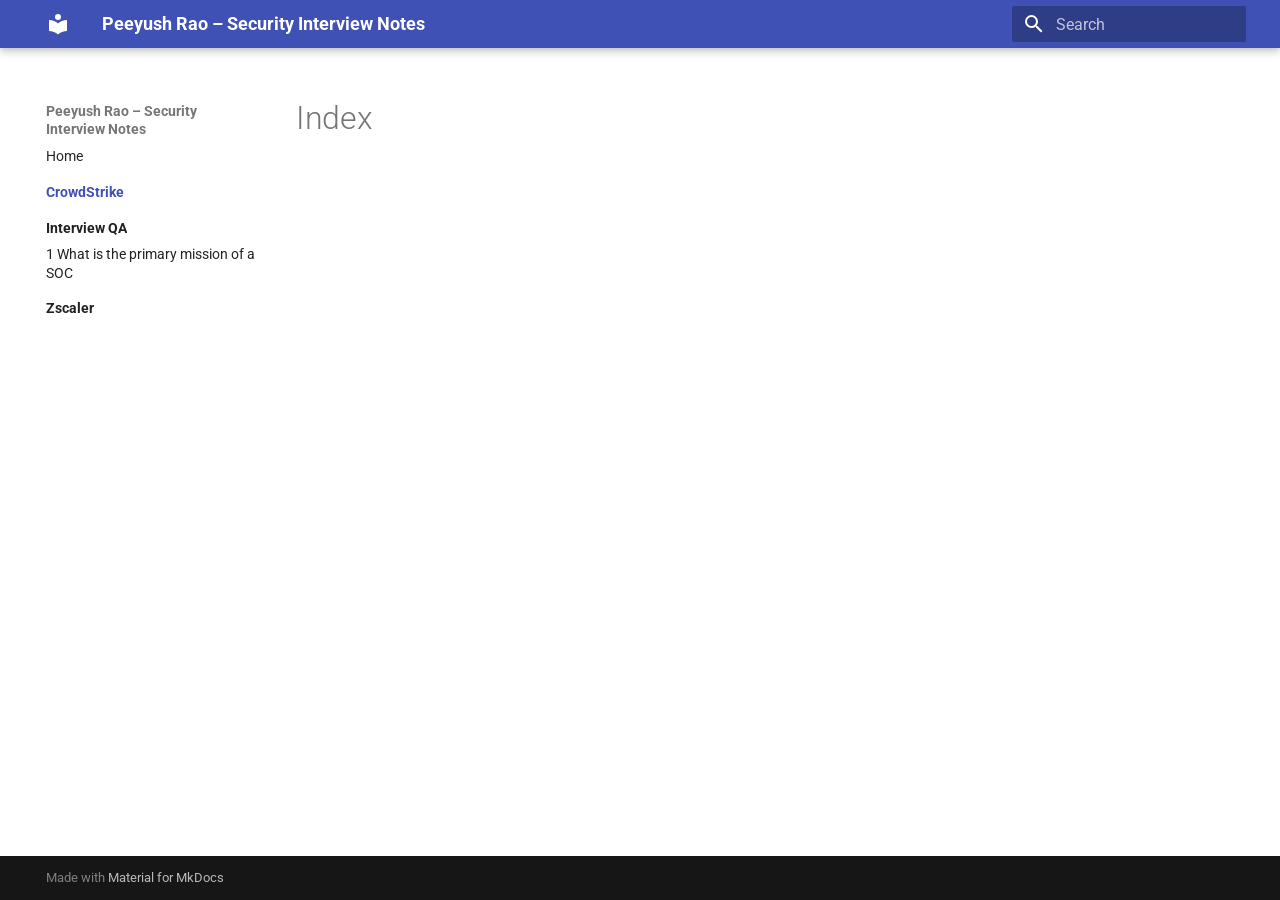
<file: CrowdStrike/index.html>
<!doctype html>
<html lang="en" class="no-js">
  <head>
    
      <meta charset="utf-8">
      <meta name="viewport" content="width=device-width,initial-scale=1">
      
      
      
      
        <link rel="prev" href="..">
      
      
        <link rel="next" href="../Interview-QA/">
      
      
        
      
      
      <link rel="icon" href="../assets/images/favicon.png">
      <meta name="generator" content="mkdocs-1.6.1, mkdocs-material-9.7.1">
    
    
      
        <title>Index - Peeyush Rao – Security Interview Notes</title>
      
    
    
      <link rel="stylesheet" href="../assets/stylesheets/main.484c7ddc.min.css">
      
      


    
    
      
    
    
      
        
        
        <link rel="preconnect" href="https://fonts.gstatic.com" crossorigin>
        <link rel="stylesheet" href="https://fonts.googleapis.com/css?family=Roboto:300,300i,400,400i,700,700i%7CRoboto+Mono:400,400i,700,700i&display=fallback">
        <style>:root{--md-text-font:"Roboto";--md-code-font:"Roboto Mono"}</style>
      
    
    
    <script>__md_scope=new URL("..",location),__md_hash=e=>[...e].reduce(((e,_)=>(e<<5)-e+_.charCodeAt(0)),0),__md_get=(e,_=localStorage,t=__md_scope)=>JSON.parse(_.getItem(t.pathname+"."+e)),__md_set=(e,_,t=localStorage,a=__md_scope)=>{try{t.setItem(a.pathname+"."+e,JSON.stringify(_))}catch(e){}}</script>
    
      

    
    
  </head>
  
  
    <body dir="ltr">
  
    
    <input class="md-toggle" data-md-toggle="drawer" type="checkbox" id="__drawer" autocomplete="off">
    <input class="md-toggle" data-md-toggle="search" type="checkbox" id="__search" autocomplete="off">
    <label class="md-overlay" for="__drawer"></label>
    <div data-md-component="skip">
      
    </div>
    <div data-md-component="announce">
      
    </div>
    
    
      

  

<header class="md-header md-header--shadow" data-md-component="header">
  <nav class="md-header__inner md-grid" aria-label="Header">
    <a href=".." title="Peeyush Rao – Security Interview Notes" class="md-header__button md-logo" aria-label="Peeyush Rao – Security Interview Notes" data-md-component="logo">
      
  
  <svg xmlns="http://www.w3.org/2000/svg" viewBox="0 0 24 24"><path d="M12 8a3 3 0 0 0 3-3 3 3 0 0 0-3-3 3 3 0 0 0-3 3 3 3 0 0 0 3 3m0 3.54C9.64 9.35 6.5 8 3 8v11c3.5 0 6.64 1.35 9 3.54 2.36-2.19 5.5-3.54 9-3.54V8c-3.5 0-6.64 1.35-9 3.54"/></svg>

    </a>
    <label class="md-header__button md-icon" for="__drawer">
      
      <svg xmlns="http://www.w3.org/2000/svg" viewBox="0 0 24 24"><path d="M3 6h18v2H3zm0 5h18v2H3zm0 5h18v2H3z"/></svg>
    </label>
    <div class="md-header__title" data-md-component="header-title">
      <div class="md-header__ellipsis">
        <div class="md-header__topic">
          <span class="md-ellipsis">
            Peeyush Rao – Security Interview Notes
          </span>
        </div>
        <div class="md-header__topic" data-md-component="header-topic">
          <span class="md-ellipsis">
            
              Index
            
          </span>
        </div>
      </div>
    </div>
    
    
      <script>var palette=__md_get("__palette");if(palette&&palette.color){if("(prefers-color-scheme)"===palette.color.media){var media=matchMedia("(prefers-color-scheme: light)"),input=document.querySelector(media.matches?"[data-md-color-media='(prefers-color-scheme: light)']":"[data-md-color-media='(prefers-color-scheme: dark)']");palette.color.media=input.getAttribute("data-md-color-media"),palette.color.scheme=input.getAttribute("data-md-color-scheme"),palette.color.primary=input.getAttribute("data-md-color-primary"),palette.color.accent=input.getAttribute("data-md-color-accent")}for(var[key,value]of Object.entries(palette.color))document.body.setAttribute("data-md-color-"+key,value)}</script>
    
    
    
      
      
        <label class="md-header__button md-icon" for="__search">
          
          <svg xmlns="http://www.w3.org/2000/svg" viewBox="0 0 24 24"><path d="M9.5 3A6.5 6.5 0 0 1 16 9.5c0 1.61-.59 3.09-1.56 4.23l.27.27h.79l5 5-1.5 1.5-5-5v-.79l-.27-.27A6.52 6.52 0 0 1 9.5 16 6.5 6.5 0 0 1 3 9.5 6.5 6.5 0 0 1 9.5 3m0 2C7 5 5 7 5 9.5S7 14 9.5 14 14 12 14 9.5 12 5 9.5 5"/></svg>
        </label>
        <div class="md-search" data-md-component="search" role="dialog">
  <label class="md-search__overlay" for="__search"></label>
  <div class="md-search__inner" role="search">
    <form class="md-search__form" name="search">
      <input type="text" class="md-search__input" name="query" aria-label="Search" placeholder="Search" autocapitalize="off" autocorrect="off" autocomplete="off" spellcheck="false" data-md-component="search-query" required>
      <label class="md-search__icon md-icon" for="__search">
        
        <svg xmlns="http://www.w3.org/2000/svg" viewBox="0 0 24 24"><path d="M9.5 3A6.5 6.5 0 0 1 16 9.5c0 1.61-.59 3.09-1.56 4.23l.27.27h.79l5 5-1.5 1.5-5-5v-.79l-.27-.27A6.52 6.52 0 0 1 9.5 16 6.5 6.5 0 0 1 3 9.5 6.5 6.5 0 0 1 9.5 3m0 2C7 5 5 7 5 9.5S7 14 9.5 14 14 12 14 9.5 12 5 9.5 5"/></svg>
        
        <svg xmlns="http://www.w3.org/2000/svg" viewBox="0 0 24 24"><path d="M20 11v2H8l5.5 5.5-1.42 1.42L4.16 12l7.92-7.92L13.5 5.5 8 11z"/></svg>
      </label>
      <nav class="md-search__options" aria-label="Search">
        
        <button type="reset" class="md-search__icon md-icon" title="Clear" aria-label="Clear" tabindex="-1">
          
          <svg xmlns="http://www.w3.org/2000/svg" viewBox="0 0 24 24"><path d="M19 6.41 17.59 5 12 10.59 6.41 5 5 6.41 10.59 12 5 17.59 6.41 19 12 13.41 17.59 19 19 17.59 13.41 12z"/></svg>
        </button>
      </nav>
      
    </form>
    <div class="md-search__output">
      <div class="md-search__scrollwrap" tabindex="0" data-md-scrollfix>
        <div class="md-search-result" data-md-component="search-result">
          <div class="md-search-result__meta">
            Initializing search
          </div>
          <ol class="md-search-result__list" role="presentation"></ol>
        </div>
      </div>
    </div>
  </div>
</div>
      
    
    
  </nav>
  
</header>
    
    <div class="md-container" data-md-component="container">
      
      
        
          
        
      
      <main class="md-main" data-md-component="main">
        <div class="md-main__inner md-grid">
          
            
              
              <div class="md-sidebar md-sidebar--primary" data-md-component="sidebar" data-md-type="navigation" >
                <div class="md-sidebar__scrollwrap">
                  <div class="md-sidebar__inner">
                    



<nav class="md-nav md-nav--primary" aria-label="Navigation" data-md-level="0">
  <label class="md-nav__title" for="__drawer">
    <a href=".." title="Peeyush Rao – Security Interview Notes" class="md-nav__button md-logo" aria-label="Peeyush Rao – Security Interview Notes" data-md-component="logo">
      
  
  <svg xmlns="http://www.w3.org/2000/svg" viewBox="0 0 24 24"><path d="M12 8a3 3 0 0 0 3-3 3 3 0 0 0-3-3 3 3 0 0 0-3 3 3 3 0 0 0 3 3m0 3.54C9.64 9.35 6.5 8 3 8v11c3.5 0 6.64 1.35 9 3.54 2.36-2.19 5.5-3.54 9-3.54V8c-3.5 0-6.64 1.35-9 3.54"/></svg>

    </a>
    Peeyush Rao – Security Interview Notes
  </label>
  
  <ul class="md-nav__list" data-md-scrollfix>
    
      
      
  
  
  
  
    <li class="md-nav__item">
      <a href=".." class="md-nav__link">
        
  
  
  <span class="md-ellipsis">
    
  
    Home
  

    
  </span>
  
  

      </a>
    </li>
  

    
      
      
  
  
    
  
  
  
    
    
      
        
          
        
      
    
    
    
      
        
        
      
    
    
    <li class="md-nav__item md-nav__item--active md-nav__item--section md-nav__item--nested">
      
        
        
        <input class="md-nav__toggle md-toggle " type="checkbox" id="__nav_2" checked>
        
          
          <div class="md-nav__link md-nav__container">
            <a href="./" class="md-nav__link md-nav__link--active">
              
  
  
  <span class="md-ellipsis">
    
  
    CrowdStrike
  

    
  </span>
  
  

            </a>
            
          </div>
        
        <nav class="md-nav" data-md-level="1" aria-labelledby="__nav_2_label" aria-expanded="true">
          <label class="md-nav__title" for="__nav_2">
            <span class="md-nav__icon md-icon"></span>
            
  
    CrowdStrike
  

          </label>
          <ul class="md-nav__list" data-md-scrollfix>
            
              
            
          </ul>
        </nav>
      
    </li>
  

    
      
      
  
  
  
  
    
    
      
        
          
        
      
        
      
    
    
    
      
        
        
      
    
    
    <li class="md-nav__item md-nav__item--section md-nav__item--nested">
      
        
        
          
        
        <input class="md-nav__toggle md-toggle md-toggle--indeterminate" type="checkbox" id="__nav_3" >
        
          
          <div class="md-nav__link md-nav__container">
            <a href="../Interview-QA/" class="md-nav__link ">
              
  
  
  <span class="md-ellipsis">
    
  
    Interview QA
  

    
  </span>
  
  

            </a>
            
              
              <label class="md-nav__link " for="__nav_3" id="__nav_3_label" tabindex="">
                <span class="md-nav__icon md-icon"></span>
              </label>
            
          </div>
        
        <nav class="md-nav" data-md-level="1" aria-labelledby="__nav_3_label" aria-expanded="false">
          <label class="md-nav__title" for="__nav_3">
            <span class="md-nav__icon md-icon"></span>
            
  
    Interview QA
  

          </label>
          <ul class="md-nav__list" data-md-scrollfix>
            
              
            
              
                
  
  
  
  
    <li class="md-nav__item">
      <a href="../Interview-QA/1-What-is-the-primary-mission-of-a-SOC/" class="md-nav__link">
        
  
  
  <span class="md-ellipsis">
    
  
    1 What is the primary mission of a SOC
  

    
  </span>
  
  

      </a>
    </li>
  

              
            
          </ul>
        </nav>
      
    </li>
  

    
      
      
  
  
  
  
    
    
      
        
          
        
      
    
    
    
      
        
        
      
    
    
    <li class="md-nav__item md-nav__item--section md-nav__item--nested">
      
        
        
          
        
        <input class="md-nav__toggle md-toggle md-toggle--indeterminate" type="checkbox" id="__nav_4" >
        
          
          <div class="md-nav__link md-nav__container">
            <a href="../Zscaler/" class="md-nav__link ">
              
  
  
  <span class="md-ellipsis">
    
  
    Zscaler
  

    
  </span>
  
  

            </a>
            
          </div>
        
        <nav class="md-nav" data-md-level="1" aria-labelledby="__nav_4_label" aria-expanded="false">
          <label class="md-nav__title" for="__nav_4">
            <span class="md-nav__icon md-icon"></span>
            
  
    Zscaler
  

          </label>
          <ul class="md-nav__list" data-md-scrollfix>
            
              
            
          </ul>
        </nav>
      
    </li>
  

    
  </ul>
</nav>
                  </div>
                </div>
              </div>
            
            
              
              <div class="md-sidebar md-sidebar--secondary" data-md-component="sidebar" data-md-type="toc" >
                <div class="md-sidebar__scrollwrap">
                  <div class="md-sidebar__inner">
                    

<nav class="md-nav md-nav--secondary" aria-label="Table of contents">
  
  
  
  
</nav>
                  </div>
                </div>
              </div>
            
          
          
            <div class="md-content" data-md-component="content">
              
              <article class="md-content__inner md-typeset">
                
                  



  <h1>Index</h1>














                
              </article>
            </div>
          
          
<script>var target=document.getElementById(location.hash.slice(1));target&&target.name&&(target.checked=target.name.startsWith("__tabbed_"))</script>
        </div>
        
      </main>
      
        <footer class="md-footer">
  
  <div class="md-footer-meta md-typeset">
    <div class="md-footer-meta__inner md-grid">
      <div class="md-copyright">
  
  
    Made with
    <a href="https://squidfunk.github.io/mkdocs-material/" target="_blank" rel="noopener">
      Material for MkDocs
    </a>
  
</div>
      
    </div>
  </div>
</footer>
      
    </div>
    <div class="md-dialog" data-md-component="dialog">
      <div class="md-dialog__inner md-typeset"></div>
    </div>
    
    
    
      
      
      <script id="__config" type="application/json">{"annotate": null, "base": "..", "features": ["navigation.instant", "navigation.sections", "navigation.expand", "navigation.indexes", "content.code.copy"], "search": "../assets/javascripts/workers/search.2c215733.min.js", "tags": null, "translations": {"clipboard.copied": "Copied to clipboard", "clipboard.copy": "Copy to clipboard", "search.result.more.one": "1 more on this page", "search.result.more.other": "# more on this page", "search.result.none": "No matching documents", "search.result.one": "1 matching document", "search.result.other": "# matching documents", "search.result.placeholder": "Type to start searching", "search.result.term.missing": "Missing", "select.version": "Select version"}, "version": null}</script>
    
    
      <script src="../assets/javascripts/bundle.79ae519e.min.js"></script>
      
    
  </body>
</html>
</file>
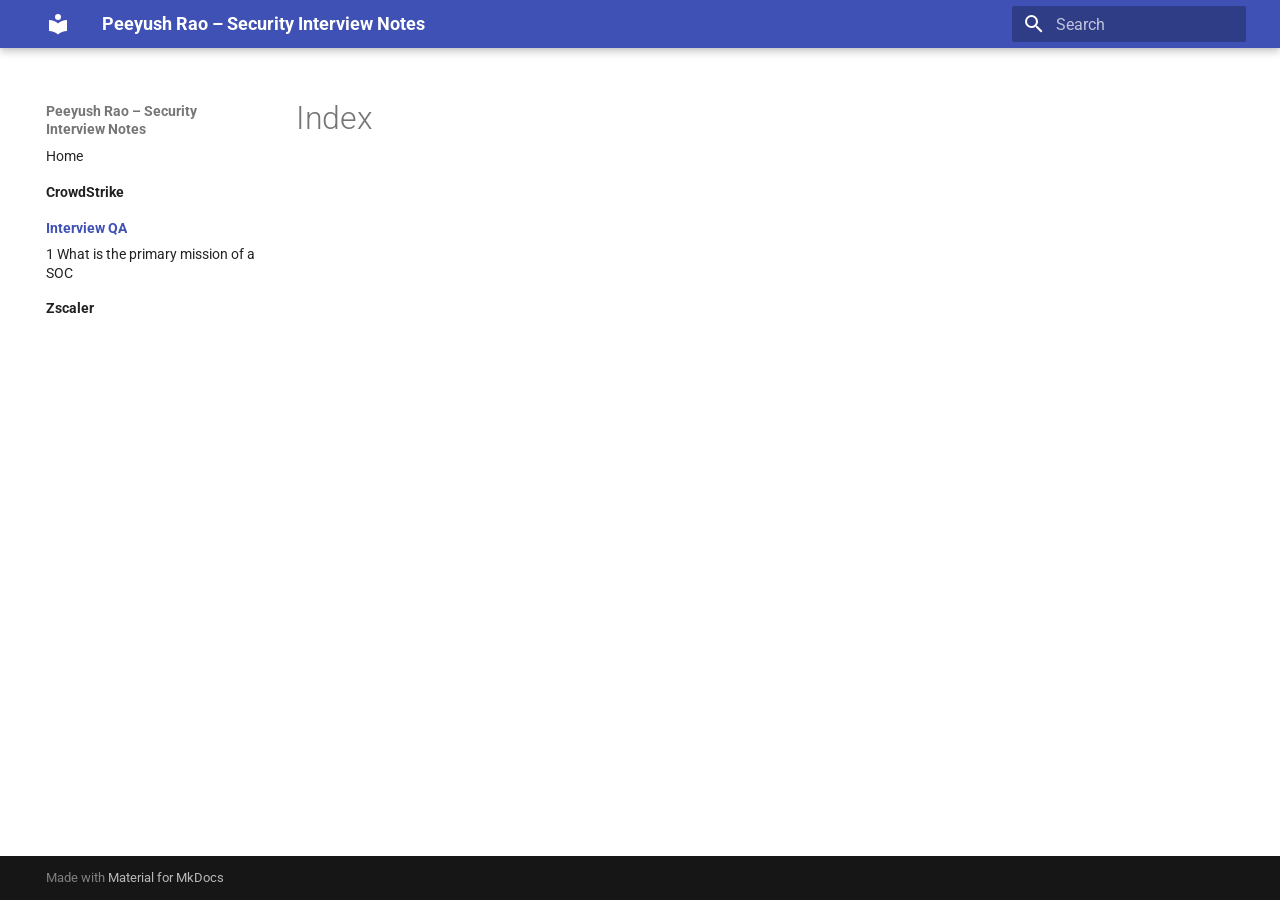
<file: Interview-QA/index.html>
<!doctype html>
<html lang="en" class="no-js">
  <head>
    
      <meta charset="utf-8">
      <meta name="viewport" content="width=device-width,initial-scale=1">
      
      
      
      
        <link rel="prev" href="../CrowdStrike/">
      
      
        <link rel="next" href="1-What-is-the-primary-mission-of-a-SOC/">
      
      
        
      
      
      <link rel="icon" href="../assets/images/favicon.png">
      <meta name="generator" content="mkdocs-1.6.1, mkdocs-material-9.7.1">
    
    
      
        <title>Index - Peeyush Rao – Security Interview Notes</title>
      
    
    
      <link rel="stylesheet" href="../assets/stylesheets/main.484c7ddc.min.css">
      
      


    
    
      
    
    
      
        
        
        <link rel="preconnect" href="https://fonts.gstatic.com" crossorigin>
        <link rel="stylesheet" href="https://fonts.googleapis.com/css?family=Roboto:300,300i,400,400i,700,700i%7CRoboto+Mono:400,400i,700,700i&display=fallback">
        <style>:root{--md-text-font:"Roboto";--md-code-font:"Roboto Mono"}</style>
      
    
    
    <script>__md_scope=new URL("..",location),__md_hash=e=>[...e].reduce(((e,_)=>(e<<5)-e+_.charCodeAt(0)),0),__md_get=(e,_=localStorage,t=__md_scope)=>JSON.parse(_.getItem(t.pathname+"."+e)),__md_set=(e,_,t=localStorage,a=__md_scope)=>{try{t.setItem(a.pathname+"."+e,JSON.stringify(_))}catch(e){}}</script>
    
      

    
    
  </head>
  
  
    <body dir="ltr">
  
    
    <input class="md-toggle" data-md-toggle="drawer" type="checkbox" id="__drawer" autocomplete="off">
    <input class="md-toggle" data-md-toggle="search" type="checkbox" id="__search" autocomplete="off">
    <label class="md-overlay" for="__drawer"></label>
    <div data-md-component="skip">
      
    </div>
    <div data-md-component="announce">
      
    </div>
    
    
      

  

<header class="md-header md-header--shadow" data-md-component="header">
  <nav class="md-header__inner md-grid" aria-label="Header">
    <a href=".." title="Peeyush Rao – Security Interview Notes" class="md-header__button md-logo" aria-label="Peeyush Rao – Security Interview Notes" data-md-component="logo">
      
  
  <svg xmlns="http://www.w3.org/2000/svg" viewBox="0 0 24 24"><path d="M12 8a3 3 0 0 0 3-3 3 3 0 0 0-3-3 3 3 0 0 0-3 3 3 3 0 0 0 3 3m0 3.54C9.64 9.35 6.5 8 3 8v11c3.5 0 6.64 1.35 9 3.54 2.36-2.19 5.5-3.54 9-3.54V8c-3.5 0-6.64 1.35-9 3.54"/></svg>

    </a>
    <label class="md-header__button md-icon" for="__drawer">
      
      <svg xmlns="http://www.w3.org/2000/svg" viewBox="0 0 24 24"><path d="M3 6h18v2H3zm0 5h18v2H3zm0 5h18v2H3z"/></svg>
    </label>
    <div class="md-header__title" data-md-component="header-title">
      <div class="md-header__ellipsis">
        <div class="md-header__topic">
          <span class="md-ellipsis">
            Peeyush Rao – Security Interview Notes
          </span>
        </div>
        <div class="md-header__topic" data-md-component="header-topic">
          <span class="md-ellipsis">
            
              Index
            
          </span>
        </div>
      </div>
    </div>
    
    
      <script>var palette=__md_get("__palette");if(palette&&palette.color){if("(prefers-color-scheme)"===palette.color.media){var media=matchMedia("(prefers-color-scheme: light)"),input=document.querySelector(media.matches?"[data-md-color-media='(prefers-color-scheme: light)']":"[data-md-color-media='(prefers-color-scheme: dark)']");palette.color.media=input.getAttribute("data-md-color-media"),palette.color.scheme=input.getAttribute("data-md-color-scheme"),palette.color.primary=input.getAttribute("data-md-color-primary"),palette.color.accent=input.getAttribute("data-md-color-accent")}for(var[key,value]of Object.entries(palette.color))document.body.setAttribute("data-md-color-"+key,value)}</script>
    
    
    
      
      
        <label class="md-header__button md-icon" for="__search">
          
          <svg xmlns="http://www.w3.org/2000/svg" viewBox="0 0 24 24"><path d="M9.5 3A6.5 6.5 0 0 1 16 9.5c0 1.61-.59 3.09-1.56 4.23l.27.27h.79l5 5-1.5 1.5-5-5v-.79l-.27-.27A6.52 6.52 0 0 1 9.5 16 6.5 6.5 0 0 1 3 9.5 6.5 6.5 0 0 1 9.5 3m0 2C7 5 5 7 5 9.5S7 14 9.5 14 14 12 14 9.5 12 5 9.5 5"/></svg>
        </label>
        <div class="md-search" data-md-component="search" role="dialog">
  <label class="md-search__overlay" for="__search"></label>
  <div class="md-search__inner" role="search">
    <form class="md-search__form" name="search">
      <input type="text" class="md-search__input" name="query" aria-label="Search" placeholder="Search" autocapitalize="off" autocorrect="off" autocomplete="off" spellcheck="false" data-md-component="search-query" required>
      <label class="md-search__icon md-icon" for="__search">
        
        <svg xmlns="http://www.w3.org/2000/svg" viewBox="0 0 24 24"><path d="M9.5 3A6.5 6.5 0 0 1 16 9.5c0 1.61-.59 3.09-1.56 4.23l.27.27h.79l5 5-1.5 1.5-5-5v-.79l-.27-.27A6.52 6.52 0 0 1 9.5 16 6.5 6.5 0 0 1 3 9.5 6.5 6.5 0 0 1 9.5 3m0 2C7 5 5 7 5 9.5S7 14 9.5 14 14 12 14 9.5 12 5 9.5 5"/></svg>
        
        <svg xmlns="http://www.w3.org/2000/svg" viewBox="0 0 24 24"><path d="M20 11v2H8l5.5 5.5-1.42 1.42L4.16 12l7.92-7.92L13.5 5.5 8 11z"/></svg>
      </label>
      <nav class="md-search__options" aria-label="Search">
        
        <button type="reset" class="md-search__icon md-icon" title="Clear" aria-label="Clear" tabindex="-1">
          
          <svg xmlns="http://www.w3.org/2000/svg" viewBox="0 0 24 24"><path d="M19 6.41 17.59 5 12 10.59 6.41 5 5 6.41 10.59 12 5 17.59 6.41 19 12 13.41 17.59 19 19 17.59 13.41 12z"/></svg>
        </button>
      </nav>
      
    </form>
    <div class="md-search__output">
      <div class="md-search__scrollwrap" tabindex="0" data-md-scrollfix>
        <div class="md-search-result" data-md-component="search-result">
          <div class="md-search-result__meta">
            Initializing search
          </div>
          <ol class="md-search-result__list" role="presentation"></ol>
        </div>
      </div>
    </div>
  </div>
</div>
      
    
    
  </nav>
  
</header>
    
    <div class="md-container" data-md-component="container">
      
      
        
          
        
      
      <main class="md-main" data-md-component="main">
        <div class="md-main__inner md-grid">
          
            
              
              <div class="md-sidebar md-sidebar--primary" data-md-component="sidebar" data-md-type="navigation" >
                <div class="md-sidebar__scrollwrap">
                  <div class="md-sidebar__inner">
                    



<nav class="md-nav md-nav--primary" aria-label="Navigation" data-md-level="0">
  <label class="md-nav__title" for="__drawer">
    <a href=".." title="Peeyush Rao – Security Interview Notes" class="md-nav__button md-logo" aria-label="Peeyush Rao – Security Interview Notes" data-md-component="logo">
      
  
  <svg xmlns="http://www.w3.org/2000/svg" viewBox="0 0 24 24"><path d="M12 8a3 3 0 0 0 3-3 3 3 0 0 0-3-3 3 3 0 0 0-3 3 3 3 0 0 0 3 3m0 3.54C9.64 9.35 6.5 8 3 8v11c3.5 0 6.64 1.35 9 3.54 2.36-2.19 5.5-3.54 9-3.54V8c-3.5 0-6.64 1.35-9 3.54"/></svg>

    </a>
    Peeyush Rao – Security Interview Notes
  </label>
  
  <ul class="md-nav__list" data-md-scrollfix>
    
      
      
  
  
  
  
    <li class="md-nav__item">
      <a href=".." class="md-nav__link">
        
  
  
  <span class="md-ellipsis">
    
  
    Home
  

    
  </span>
  
  

      </a>
    </li>
  

    
      
      
  
  
  
  
    
    
      
        
          
        
      
    
    
    
      
        
        
      
    
    
    <li class="md-nav__item md-nav__item--section md-nav__item--nested">
      
        
        
          
        
        <input class="md-nav__toggle md-toggle md-toggle--indeterminate" type="checkbox" id="__nav_2" >
        
          
          <div class="md-nav__link md-nav__container">
            <a href="../CrowdStrike/" class="md-nav__link ">
              
  
  
  <span class="md-ellipsis">
    
  
    CrowdStrike
  

    
  </span>
  
  

            </a>
            
          </div>
        
        <nav class="md-nav" data-md-level="1" aria-labelledby="__nav_2_label" aria-expanded="false">
          <label class="md-nav__title" for="__nav_2">
            <span class="md-nav__icon md-icon"></span>
            
  
    CrowdStrike
  

          </label>
          <ul class="md-nav__list" data-md-scrollfix>
            
              
            
          </ul>
        </nav>
      
    </li>
  

    
      
      
  
  
    
  
  
  
    
    
      
        
          
        
      
        
      
    
    
    
      
        
        
      
    
    
    <li class="md-nav__item md-nav__item--active md-nav__item--section md-nav__item--nested">
      
        
        
        <input class="md-nav__toggle md-toggle " type="checkbox" id="__nav_3" checked>
        
          
          <div class="md-nav__link md-nav__container">
            <a href="./" class="md-nav__link md-nav__link--active">
              
  
  
  <span class="md-ellipsis">
    
  
    Interview QA
  

    
  </span>
  
  

            </a>
            
              
              <label class="md-nav__link md-nav__link--active" for="__nav_3" id="__nav_3_label" tabindex="">
                <span class="md-nav__icon md-icon"></span>
              </label>
            
          </div>
        
        <nav class="md-nav" data-md-level="1" aria-labelledby="__nav_3_label" aria-expanded="true">
          <label class="md-nav__title" for="__nav_3">
            <span class="md-nav__icon md-icon"></span>
            
  
    Interview QA
  

          </label>
          <ul class="md-nav__list" data-md-scrollfix>
            
              
            
              
                
  
  
  
  
    <li class="md-nav__item">
      <a href="1-What-is-the-primary-mission-of-a-SOC/" class="md-nav__link">
        
  
  
  <span class="md-ellipsis">
    
  
    1 What is the primary mission of a SOC
  

    
  </span>
  
  

      </a>
    </li>
  

              
            
          </ul>
        </nav>
      
    </li>
  

    
      
      
  
  
  
  
    
    
      
        
          
        
      
    
    
    
      
        
        
      
    
    
    <li class="md-nav__item md-nav__item--section md-nav__item--nested">
      
        
        
          
        
        <input class="md-nav__toggle md-toggle md-toggle--indeterminate" type="checkbox" id="__nav_4" >
        
          
          <div class="md-nav__link md-nav__container">
            <a href="../Zscaler/" class="md-nav__link ">
              
  
  
  <span class="md-ellipsis">
    
  
    Zscaler
  

    
  </span>
  
  

            </a>
            
          </div>
        
        <nav class="md-nav" data-md-level="1" aria-labelledby="__nav_4_label" aria-expanded="false">
          <label class="md-nav__title" for="__nav_4">
            <span class="md-nav__icon md-icon"></span>
            
  
    Zscaler
  

          </label>
          <ul class="md-nav__list" data-md-scrollfix>
            
              
            
          </ul>
        </nav>
      
    </li>
  

    
  </ul>
</nav>
                  </div>
                </div>
              </div>
            
            
              
              <div class="md-sidebar md-sidebar--secondary" data-md-component="sidebar" data-md-type="toc" >
                <div class="md-sidebar__scrollwrap">
                  <div class="md-sidebar__inner">
                    

<nav class="md-nav md-nav--secondary" aria-label="Table of contents">
  
  
  
  
</nav>
                  </div>
                </div>
              </div>
            
          
          
            <div class="md-content" data-md-component="content">
              
              <article class="md-content__inner md-typeset">
                
                  



  <h1>Index</h1>














                
              </article>
            </div>
          
          
<script>var target=document.getElementById(location.hash.slice(1));target&&target.name&&(target.checked=target.name.startsWith("__tabbed_"))</script>
        </div>
        
      </main>
      
        <footer class="md-footer">
  
  <div class="md-footer-meta md-typeset">
    <div class="md-footer-meta__inner md-grid">
      <div class="md-copyright">
  
  
    Made with
    <a href="https://squidfunk.github.io/mkdocs-material/" target="_blank" rel="noopener">
      Material for MkDocs
    </a>
  
</div>
      
    </div>
  </div>
</footer>
      
    </div>
    <div class="md-dialog" data-md-component="dialog">
      <div class="md-dialog__inner md-typeset"></div>
    </div>
    
    
    
      
      
      <script id="__config" type="application/json">{"annotate": null, "base": "..", "features": ["navigation.instant", "navigation.sections", "navigation.expand", "navigation.indexes", "content.code.copy"], "search": "../assets/javascripts/workers/search.2c215733.min.js", "tags": null, "translations": {"clipboard.copied": "Copied to clipboard", "clipboard.copy": "Copy to clipboard", "search.result.more.one": "1 more on this page", "search.result.more.other": "# more on this page", "search.result.none": "No matching documents", "search.result.one": "1 matching document", "search.result.other": "# matching documents", "search.result.placeholder": "Type to start searching", "search.result.term.missing": "Missing", "select.version": "Select version"}, "version": null}</script>
    
    
      <script src="../assets/javascripts/bundle.79ae519e.min.js"></script>
      
    
  </body>
</html>
</file>
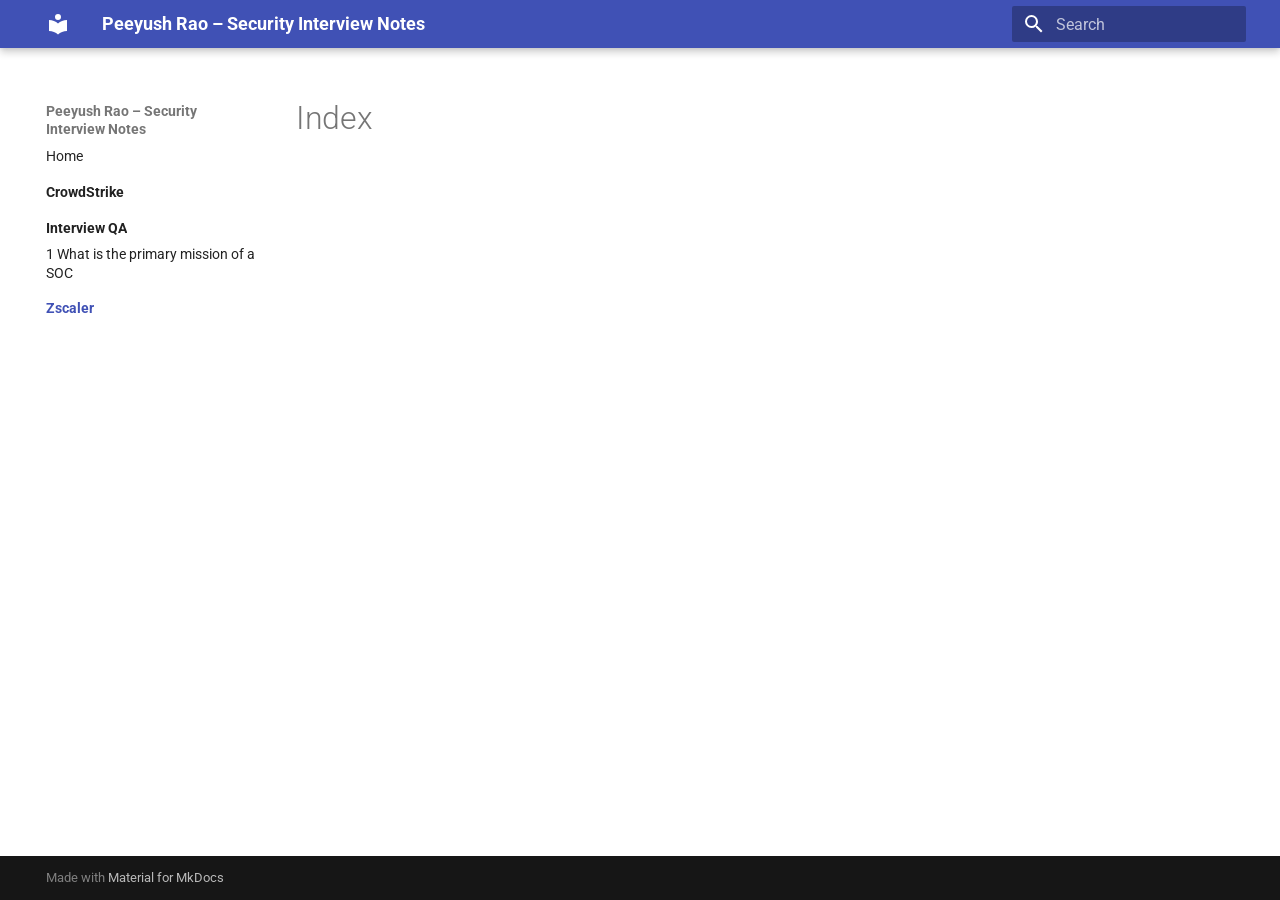
<file: Zscaler/index.html>
<!doctype html>
<html lang="en" class="no-js">
  <head>
    
      <meta charset="utf-8">
      <meta name="viewport" content="width=device-width,initial-scale=1">
      
      
      
      
        <link rel="prev" href="../Interview-QA/1-What-is-the-primary-mission-of-a-SOC/">
      
      
      
        
      
      
      <link rel="icon" href="../assets/images/favicon.png">
      <meta name="generator" content="mkdocs-1.6.1, mkdocs-material-9.7.1">
    
    
      
        <title>Index - Peeyush Rao – Security Interview Notes</title>
      
    
    
      <link rel="stylesheet" href="../assets/stylesheets/main.484c7ddc.min.css">
      
      


    
    
      
    
    
      
        
        
        <link rel="preconnect" href="https://fonts.gstatic.com" crossorigin>
        <link rel="stylesheet" href="https://fonts.googleapis.com/css?family=Roboto:300,300i,400,400i,700,700i%7CRoboto+Mono:400,400i,700,700i&display=fallback">
        <style>:root{--md-text-font:"Roboto";--md-code-font:"Roboto Mono"}</style>
      
    
    
    <script>__md_scope=new URL("..",location),__md_hash=e=>[...e].reduce(((e,_)=>(e<<5)-e+_.charCodeAt(0)),0),__md_get=(e,_=localStorage,t=__md_scope)=>JSON.parse(_.getItem(t.pathname+"."+e)),__md_set=(e,_,t=localStorage,a=__md_scope)=>{try{t.setItem(a.pathname+"."+e,JSON.stringify(_))}catch(e){}}</script>
    
      

    
    
  </head>
  
  
    <body dir="ltr">
  
    
    <input class="md-toggle" data-md-toggle="drawer" type="checkbox" id="__drawer" autocomplete="off">
    <input class="md-toggle" data-md-toggle="search" type="checkbox" id="__search" autocomplete="off">
    <label class="md-overlay" for="__drawer"></label>
    <div data-md-component="skip">
      
    </div>
    <div data-md-component="announce">
      
    </div>
    
    
      

  

<header class="md-header md-header--shadow" data-md-component="header">
  <nav class="md-header__inner md-grid" aria-label="Header">
    <a href=".." title="Peeyush Rao – Security Interview Notes" class="md-header__button md-logo" aria-label="Peeyush Rao – Security Interview Notes" data-md-component="logo">
      
  
  <svg xmlns="http://www.w3.org/2000/svg" viewBox="0 0 24 24"><path d="M12 8a3 3 0 0 0 3-3 3 3 0 0 0-3-3 3 3 0 0 0-3 3 3 3 0 0 0 3 3m0 3.54C9.64 9.35 6.5 8 3 8v11c3.5 0 6.64 1.35 9 3.54 2.36-2.19 5.5-3.54 9-3.54V8c-3.5 0-6.64 1.35-9 3.54"/></svg>

    </a>
    <label class="md-header__button md-icon" for="__drawer">
      
      <svg xmlns="http://www.w3.org/2000/svg" viewBox="0 0 24 24"><path d="M3 6h18v2H3zm0 5h18v2H3zm0 5h18v2H3z"/></svg>
    </label>
    <div class="md-header__title" data-md-component="header-title">
      <div class="md-header__ellipsis">
        <div class="md-header__topic">
          <span class="md-ellipsis">
            Peeyush Rao – Security Interview Notes
          </span>
        </div>
        <div class="md-header__topic" data-md-component="header-topic">
          <span class="md-ellipsis">
            
              Index
            
          </span>
        </div>
      </div>
    </div>
    
    
      <script>var palette=__md_get("__palette");if(palette&&palette.color){if("(prefers-color-scheme)"===palette.color.media){var media=matchMedia("(prefers-color-scheme: light)"),input=document.querySelector(media.matches?"[data-md-color-media='(prefers-color-scheme: light)']":"[data-md-color-media='(prefers-color-scheme: dark)']");palette.color.media=input.getAttribute("data-md-color-media"),palette.color.scheme=input.getAttribute("data-md-color-scheme"),palette.color.primary=input.getAttribute("data-md-color-primary"),palette.color.accent=input.getAttribute("data-md-color-accent")}for(var[key,value]of Object.entries(palette.color))document.body.setAttribute("data-md-color-"+key,value)}</script>
    
    
    
      
      
        <label class="md-header__button md-icon" for="__search">
          
          <svg xmlns="http://www.w3.org/2000/svg" viewBox="0 0 24 24"><path d="M9.5 3A6.5 6.5 0 0 1 16 9.5c0 1.61-.59 3.09-1.56 4.23l.27.27h.79l5 5-1.5 1.5-5-5v-.79l-.27-.27A6.52 6.52 0 0 1 9.5 16 6.5 6.5 0 0 1 3 9.5 6.5 6.5 0 0 1 9.5 3m0 2C7 5 5 7 5 9.5S7 14 9.5 14 14 12 14 9.5 12 5 9.5 5"/></svg>
        </label>
        <div class="md-search" data-md-component="search" role="dialog">
  <label class="md-search__overlay" for="__search"></label>
  <div class="md-search__inner" role="search">
    <form class="md-search__form" name="search">
      <input type="text" class="md-search__input" name="query" aria-label="Search" placeholder="Search" autocapitalize="off" autocorrect="off" autocomplete="off" spellcheck="false" data-md-component="search-query" required>
      <label class="md-search__icon md-icon" for="__search">
        
        <svg xmlns="http://www.w3.org/2000/svg" viewBox="0 0 24 24"><path d="M9.5 3A6.5 6.5 0 0 1 16 9.5c0 1.61-.59 3.09-1.56 4.23l.27.27h.79l5 5-1.5 1.5-5-5v-.79l-.27-.27A6.52 6.52 0 0 1 9.5 16 6.5 6.5 0 0 1 3 9.5 6.5 6.5 0 0 1 9.5 3m0 2C7 5 5 7 5 9.5S7 14 9.5 14 14 12 14 9.5 12 5 9.5 5"/></svg>
        
        <svg xmlns="http://www.w3.org/2000/svg" viewBox="0 0 24 24"><path d="M20 11v2H8l5.5 5.5-1.42 1.42L4.16 12l7.92-7.92L13.5 5.5 8 11z"/></svg>
      </label>
      <nav class="md-search__options" aria-label="Search">
        
        <button type="reset" class="md-search__icon md-icon" title="Clear" aria-label="Clear" tabindex="-1">
          
          <svg xmlns="http://www.w3.org/2000/svg" viewBox="0 0 24 24"><path d="M19 6.41 17.59 5 12 10.59 6.41 5 5 6.41 10.59 12 5 17.59 6.41 19 12 13.41 17.59 19 19 17.59 13.41 12z"/></svg>
        </button>
      </nav>
      
    </form>
    <div class="md-search__output">
      <div class="md-search__scrollwrap" tabindex="0" data-md-scrollfix>
        <div class="md-search-result" data-md-component="search-result">
          <div class="md-search-result__meta">
            Initializing search
          </div>
          <ol class="md-search-result__list" role="presentation"></ol>
        </div>
      </div>
    </div>
  </div>
</div>
      
    
    
  </nav>
  
</header>
    
    <div class="md-container" data-md-component="container">
      
      
        
          
        
      
      <main class="md-main" data-md-component="main">
        <div class="md-main__inner md-grid">
          
            
              
              <div class="md-sidebar md-sidebar--primary" data-md-component="sidebar" data-md-type="navigation" >
                <div class="md-sidebar__scrollwrap">
                  <div class="md-sidebar__inner">
                    



<nav class="md-nav md-nav--primary" aria-label="Navigation" data-md-level="0">
  <label class="md-nav__title" for="__drawer">
    <a href=".." title="Peeyush Rao – Security Interview Notes" class="md-nav__button md-logo" aria-label="Peeyush Rao – Security Interview Notes" data-md-component="logo">
      
  
  <svg xmlns="http://www.w3.org/2000/svg" viewBox="0 0 24 24"><path d="M12 8a3 3 0 0 0 3-3 3 3 0 0 0-3-3 3 3 0 0 0-3 3 3 3 0 0 0 3 3m0 3.54C9.64 9.35 6.5 8 3 8v11c3.5 0 6.64 1.35 9 3.54 2.36-2.19 5.5-3.54 9-3.54V8c-3.5 0-6.64 1.35-9 3.54"/></svg>

    </a>
    Peeyush Rao – Security Interview Notes
  </label>
  
  <ul class="md-nav__list" data-md-scrollfix>
    
      
      
  
  
  
  
    <li class="md-nav__item">
      <a href=".." class="md-nav__link">
        
  
  
  <span class="md-ellipsis">
    
  
    Home
  

    
  </span>
  
  

      </a>
    </li>
  

    
      
      
  
  
  
  
    
    
      
        
          
        
      
    
    
    
      
        
        
      
    
    
    <li class="md-nav__item md-nav__item--section md-nav__item--nested">
      
        
        
          
        
        <input class="md-nav__toggle md-toggle md-toggle--indeterminate" type="checkbox" id="__nav_2" >
        
          
          <div class="md-nav__link md-nav__container">
            <a href="../CrowdStrike/" class="md-nav__link ">
              
  
  
  <span class="md-ellipsis">
    
  
    CrowdStrike
  

    
  </span>
  
  

            </a>
            
          </div>
        
        <nav class="md-nav" data-md-level="1" aria-labelledby="__nav_2_label" aria-expanded="false">
          <label class="md-nav__title" for="__nav_2">
            <span class="md-nav__icon md-icon"></span>
            
  
    CrowdStrike
  

          </label>
          <ul class="md-nav__list" data-md-scrollfix>
            
              
            
          </ul>
        </nav>
      
    </li>
  

    
      
      
  
  
  
  
    
    
      
        
          
        
      
        
      
    
    
    
      
        
        
      
    
    
    <li class="md-nav__item md-nav__item--section md-nav__item--nested">
      
        
        
          
        
        <input class="md-nav__toggle md-toggle md-toggle--indeterminate" type="checkbox" id="__nav_3" >
        
          
          <div class="md-nav__link md-nav__container">
            <a href="../Interview-QA/" class="md-nav__link ">
              
  
  
  <span class="md-ellipsis">
    
  
    Interview QA
  

    
  </span>
  
  

            </a>
            
              
              <label class="md-nav__link " for="__nav_3" id="__nav_3_label" tabindex="">
                <span class="md-nav__icon md-icon"></span>
              </label>
            
          </div>
        
        <nav class="md-nav" data-md-level="1" aria-labelledby="__nav_3_label" aria-expanded="false">
          <label class="md-nav__title" for="__nav_3">
            <span class="md-nav__icon md-icon"></span>
            
  
    Interview QA
  

          </label>
          <ul class="md-nav__list" data-md-scrollfix>
            
              
            
              
                
  
  
  
  
    <li class="md-nav__item">
      <a href="../Interview-QA/1-What-is-the-primary-mission-of-a-SOC/" class="md-nav__link">
        
  
  
  <span class="md-ellipsis">
    
  
    1 What is the primary mission of a SOC
  

    
  </span>
  
  

      </a>
    </li>
  

              
            
          </ul>
        </nav>
      
    </li>
  

    
      
      
  
  
    
  
  
  
    
    
      
        
          
        
      
    
    
    
      
        
        
      
    
    
    <li class="md-nav__item md-nav__item--active md-nav__item--section md-nav__item--nested">
      
        
        
        <input class="md-nav__toggle md-toggle " type="checkbox" id="__nav_4" checked>
        
          
          <div class="md-nav__link md-nav__container">
            <a href="./" class="md-nav__link md-nav__link--active">
              
  
  
  <span class="md-ellipsis">
    
  
    Zscaler
  

    
  </span>
  
  

            </a>
            
          </div>
        
        <nav class="md-nav" data-md-level="1" aria-labelledby="__nav_4_label" aria-expanded="true">
          <label class="md-nav__title" for="__nav_4">
            <span class="md-nav__icon md-icon"></span>
            
  
    Zscaler
  

          </label>
          <ul class="md-nav__list" data-md-scrollfix>
            
              
            
          </ul>
        </nav>
      
    </li>
  

    
  </ul>
</nav>
                  </div>
                </div>
              </div>
            
            
              
              <div class="md-sidebar md-sidebar--secondary" data-md-component="sidebar" data-md-type="toc" >
                <div class="md-sidebar__scrollwrap">
                  <div class="md-sidebar__inner">
                    

<nav class="md-nav md-nav--secondary" aria-label="Table of contents">
  
  
  
  
</nav>
                  </div>
                </div>
              </div>
            
          
          
            <div class="md-content" data-md-component="content">
              
              <article class="md-content__inner md-typeset">
                
                  



  <h1>Index</h1>














                
              </article>
            </div>
          
          
<script>var target=document.getElementById(location.hash.slice(1));target&&target.name&&(target.checked=target.name.startsWith("__tabbed_"))</script>
        </div>
        
      </main>
      
        <footer class="md-footer">
  
  <div class="md-footer-meta md-typeset">
    <div class="md-footer-meta__inner md-grid">
      <div class="md-copyright">
  
  
    Made with
    <a href="https://squidfunk.github.io/mkdocs-material/" target="_blank" rel="noopener">
      Material for MkDocs
    </a>
  
</div>
      
    </div>
  </div>
</footer>
      
    </div>
    <div class="md-dialog" data-md-component="dialog">
      <div class="md-dialog__inner md-typeset"></div>
    </div>
    
    
    
      
      
      <script id="__config" type="application/json">{"annotate": null, "base": "..", "features": ["navigation.instant", "navigation.sections", "navigation.expand", "navigation.indexes", "content.code.copy"], "search": "../assets/javascripts/workers/search.2c215733.min.js", "tags": null, "translations": {"clipboard.copied": "Copied to clipboard", "clipboard.copy": "Copy to clipboard", "search.result.more.one": "1 more on this page", "search.result.more.other": "# more on this page", "search.result.none": "No matching documents", "search.result.one": "1 matching document", "search.result.other": "# matching documents", "search.result.placeholder": "Type to start searching", "search.result.term.missing": "Missing", "select.version": "Select version"}, "version": null}</script>
    
    
      <script src="../assets/javascripts/bundle.79ae519e.min.js"></script>
      
    
  </body>
</html>
</file>
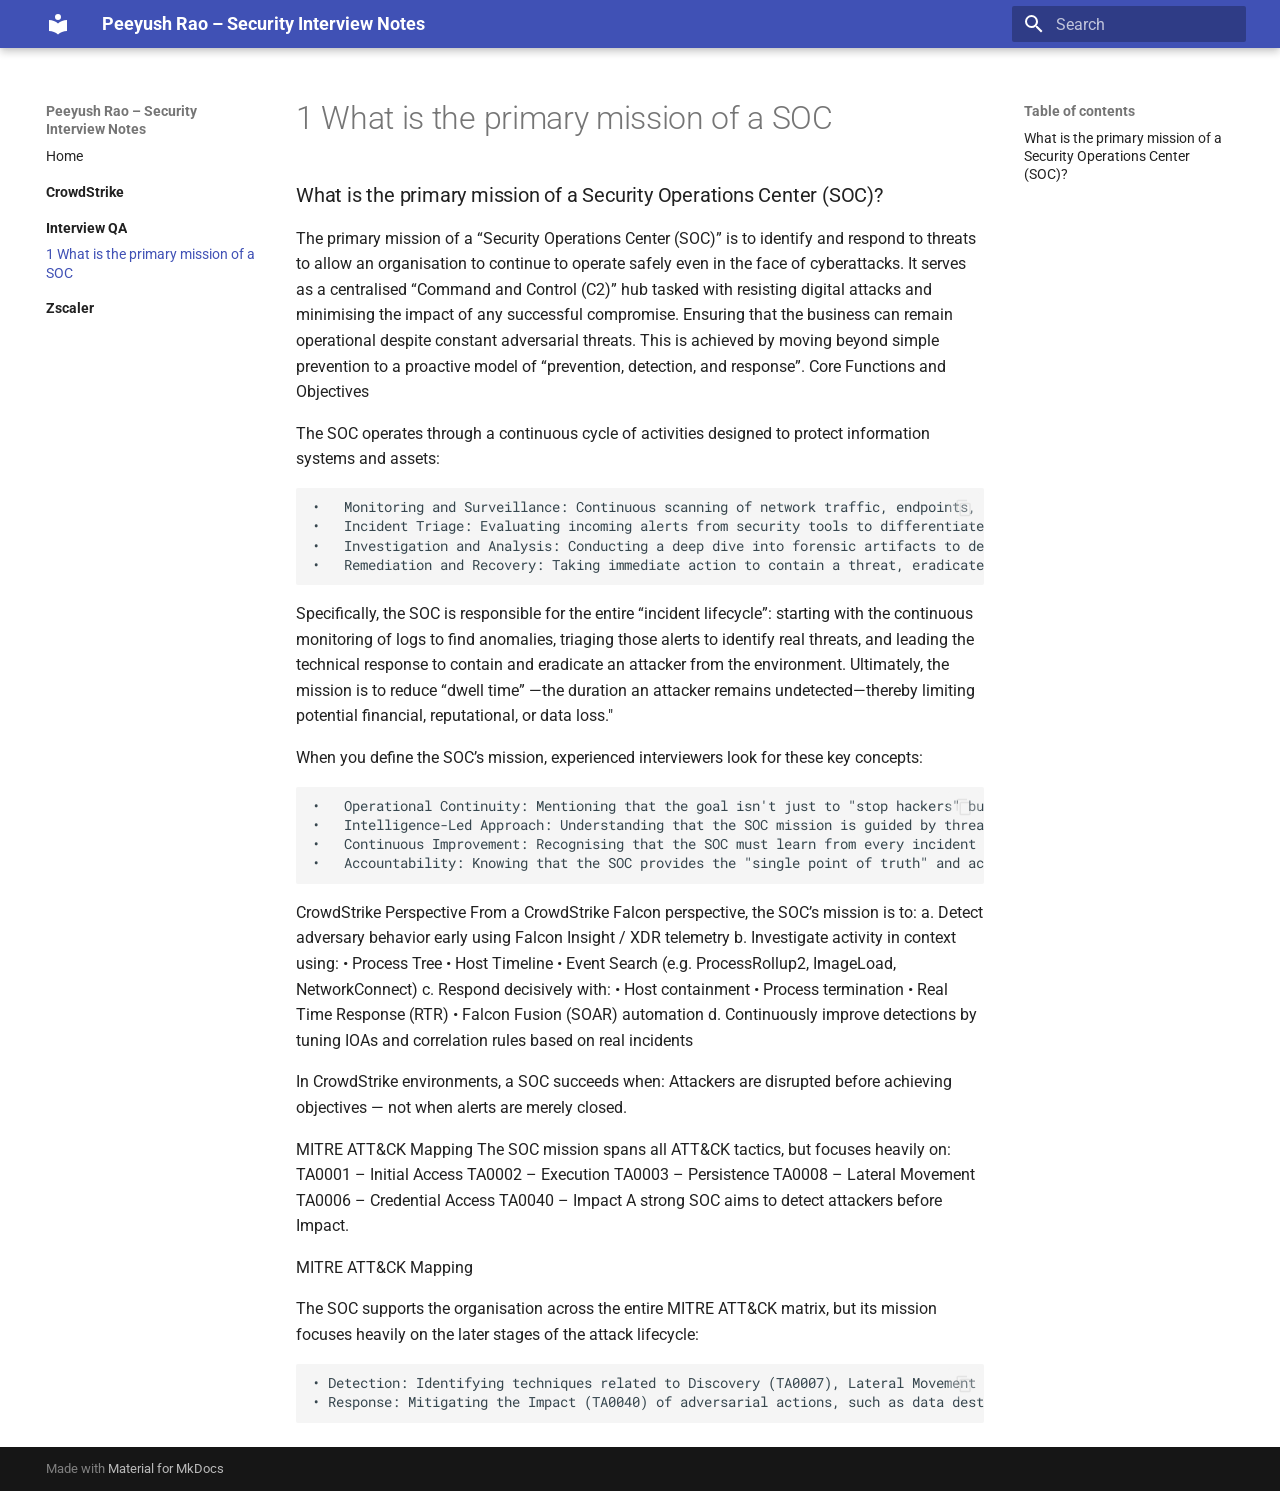
<file: Interview-QA/1-What-is-the-primary-mission-of-a-SOC/index.html>
<!doctype html>
<html lang="en" class="no-js">
  <head>
    
      <meta charset="utf-8">
      <meta name="viewport" content="width=device-width,initial-scale=1">
      
      
      
      
        <link rel="prev" href="../">
      
      
        <link rel="next" href="../../Zscaler/">
      
      
        
      
      
      <link rel="icon" href="../../assets/images/favicon.png">
      <meta name="generator" content="mkdocs-1.6.1, mkdocs-material-9.7.1">
    
    
      
        <title>1 What is the primary mission of a SOC - Peeyush Rao – Security Interview Notes</title>
      
    
    
      <link rel="stylesheet" href="../../assets/stylesheets/main.484c7ddc.min.css">
      
      


    
    
      
    
    
      
        
        
        <link rel="preconnect" href="https://fonts.gstatic.com" crossorigin>
        <link rel="stylesheet" href="https://fonts.googleapis.com/css?family=Roboto:300,300i,400,400i,700,700i%7CRoboto+Mono:400,400i,700,700i&display=fallback">
        <style>:root{--md-text-font:"Roboto";--md-code-font:"Roboto Mono"}</style>
      
    
    
    <script>__md_scope=new URL("../..",location),__md_hash=e=>[...e].reduce(((e,_)=>(e<<5)-e+_.charCodeAt(0)),0),__md_get=(e,_=localStorage,t=__md_scope)=>JSON.parse(_.getItem(t.pathname+"."+e)),__md_set=(e,_,t=localStorage,a=__md_scope)=>{try{t.setItem(a.pathname+"."+e,JSON.stringify(_))}catch(e){}}</script>
    
      

    
    
  </head>
  
  
    <body dir="ltr">
  
    
    <input class="md-toggle" data-md-toggle="drawer" type="checkbox" id="__drawer" autocomplete="off">
    <input class="md-toggle" data-md-toggle="search" type="checkbox" id="__search" autocomplete="off">
    <label class="md-overlay" for="__drawer"></label>
    <div data-md-component="skip">
      
        
        <a href="#what-is-the-primary-mission-of-a-security-operations-center-soc" class="md-skip">
          Skip to content
        </a>
      
    </div>
    <div data-md-component="announce">
      
    </div>
    
    
      

  

<header class="md-header md-header--shadow" data-md-component="header">
  <nav class="md-header__inner md-grid" aria-label="Header">
    <a href="../.." title="Peeyush Rao – Security Interview Notes" class="md-header__button md-logo" aria-label="Peeyush Rao – Security Interview Notes" data-md-component="logo">
      
  
  <svg xmlns="http://www.w3.org/2000/svg" viewBox="0 0 24 24"><path d="M12 8a3 3 0 0 0 3-3 3 3 0 0 0-3-3 3 3 0 0 0-3 3 3 3 0 0 0 3 3m0 3.54C9.64 9.35 6.5 8 3 8v11c3.5 0 6.64 1.35 9 3.54 2.36-2.19 5.5-3.54 9-3.54V8c-3.5 0-6.64 1.35-9 3.54"/></svg>

    </a>
    <label class="md-header__button md-icon" for="__drawer">
      
      <svg xmlns="http://www.w3.org/2000/svg" viewBox="0 0 24 24"><path d="M3 6h18v2H3zm0 5h18v2H3zm0 5h18v2H3z"/></svg>
    </label>
    <div class="md-header__title" data-md-component="header-title">
      <div class="md-header__ellipsis">
        <div class="md-header__topic">
          <span class="md-ellipsis">
            Peeyush Rao – Security Interview Notes
          </span>
        </div>
        <div class="md-header__topic" data-md-component="header-topic">
          <span class="md-ellipsis">
            
              1 What is the primary mission of a SOC
            
          </span>
        </div>
      </div>
    </div>
    
    
      <script>var palette=__md_get("__palette");if(palette&&palette.color){if("(prefers-color-scheme)"===palette.color.media){var media=matchMedia("(prefers-color-scheme: light)"),input=document.querySelector(media.matches?"[data-md-color-media='(prefers-color-scheme: light)']":"[data-md-color-media='(prefers-color-scheme: dark)']");palette.color.media=input.getAttribute("data-md-color-media"),palette.color.scheme=input.getAttribute("data-md-color-scheme"),palette.color.primary=input.getAttribute("data-md-color-primary"),palette.color.accent=input.getAttribute("data-md-color-accent")}for(var[key,value]of Object.entries(palette.color))document.body.setAttribute("data-md-color-"+key,value)}</script>
    
    
    
      
      
        <label class="md-header__button md-icon" for="__search">
          
          <svg xmlns="http://www.w3.org/2000/svg" viewBox="0 0 24 24"><path d="M9.5 3A6.5 6.5 0 0 1 16 9.5c0 1.61-.59 3.09-1.56 4.23l.27.27h.79l5 5-1.5 1.5-5-5v-.79l-.27-.27A6.52 6.52 0 0 1 9.5 16 6.5 6.5 0 0 1 3 9.5 6.5 6.5 0 0 1 9.5 3m0 2C7 5 5 7 5 9.5S7 14 9.5 14 14 12 14 9.5 12 5 9.5 5"/></svg>
        </label>
        <div class="md-search" data-md-component="search" role="dialog">
  <label class="md-search__overlay" for="__search"></label>
  <div class="md-search__inner" role="search">
    <form class="md-search__form" name="search">
      <input type="text" class="md-search__input" name="query" aria-label="Search" placeholder="Search" autocapitalize="off" autocorrect="off" autocomplete="off" spellcheck="false" data-md-component="search-query" required>
      <label class="md-search__icon md-icon" for="__search">
        
        <svg xmlns="http://www.w3.org/2000/svg" viewBox="0 0 24 24"><path d="M9.5 3A6.5 6.5 0 0 1 16 9.5c0 1.61-.59 3.09-1.56 4.23l.27.27h.79l5 5-1.5 1.5-5-5v-.79l-.27-.27A6.52 6.52 0 0 1 9.5 16 6.5 6.5 0 0 1 3 9.5 6.5 6.5 0 0 1 9.5 3m0 2C7 5 5 7 5 9.5S7 14 9.5 14 14 12 14 9.5 12 5 9.5 5"/></svg>
        
        <svg xmlns="http://www.w3.org/2000/svg" viewBox="0 0 24 24"><path d="M20 11v2H8l5.5 5.5-1.42 1.42L4.16 12l7.92-7.92L13.5 5.5 8 11z"/></svg>
      </label>
      <nav class="md-search__options" aria-label="Search">
        
        <button type="reset" class="md-search__icon md-icon" title="Clear" aria-label="Clear" tabindex="-1">
          
          <svg xmlns="http://www.w3.org/2000/svg" viewBox="0 0 24 24"><path d="M19 6.41 17.59 5 12 10.59 6.41 5 5 6.41 10.59 12 5 17.59 6.41 19 12 13.41 17.59 19 19 17.59 13.41 12z"/></svg>
        </button>
      </nav>
      
    </form>
    <div class="md-search__output">
      <div class="md-search__scrollwrap" tabindex="0" data-md-scrollfix>
        <div class="md-search-result" data-md-component="search-result">
          <div class="md-search-result__meta">
            Initializing search
          </div>
          <ol class="md-search-result__list" role="presentation"></ol>
        </div>
      </div>
    </div>
  </div>
</div>
      
    
    
  </nav>
  
</header>
    
    <div class="md-container" data-md-component="container">
      
      
        
          
        
      
      <main class="md-main" data-md-component="main">
        <div class="md-main__inner md-grid">
          
            
              
              <div class="md-sidebar md-sidebar--primary" data-md-component="sidebar" data-md-type="navigation" >
                <div class="md-sidebar__scrollwrap">
                  <div class="md-sidebar__inner">
                    



<nav class="md-nav md-nav--primary" aria-label="Navigation" data-md-level="0">
  <label class="md-nav__title" for="__drawer">
    <a href="../.." title="Peeyush Rao – Security Interview Notes" class="md-nav__button md-logo" aria-label="Peeyush Rao – Security Interview Notes" data-md-component="logo">
      
  
  <svg xmlns="http://www.w3.org/2000/svg" viewBox="0 0 24 24"><path d="M12 8a3 3 0 0 0 3-3 3 3 0 0 0-3-3 3 3 0 0 0-3 3 3 3 0 0 0 3 3m0 3.54C9.64 9.35 6.5 8 3 8v11c3.5 0 6.64 1.35 9 3.54 2.36-2.19 5.5-3.54 9-3.54V8c-3.5 0-6.64 1.35-9 3.54"/></svg>

    </a>
    Peeyush Rao – Security Interview Notes
  </label>
  
  <ul class="md-nav__list" data-md-scrollfix>
    
      
      
  
  
  
  
    <li class="md-nav__item">
      <a href="../.." class="md-nav__link">
        
  
  
  <span class="md-ellipsis">
    
  
    Home
  

    
  </span>
  
  

      </a>
    </li>
  

    
      
      
  
  
  
  
    
    
      
        
          
        
      
    
    
    
      
        
        
      
    
    
    <li class="md-nav__item md-nav__item--section md-nav__item--nested">
      
        
        
          
        
        <input class="md-nav__toggle md-toggle md-toggle--indeterminate" type="checkbox" id="__nav_2" >
        
          
          <div class="md-nav__link md-nav__container">
            <a href="../../CrowdStrike/" class="md-nav__link ">
              
  
  
  <span class="md-ellipsis">
    
  
    CrowdStrike
  

    
  </span>
  
  

            </a>
            
          </div>
        
        <nav class="md-nav" data-md-level="1" aria-labelledby="__nav_2_label" aria-expanded="false">
          <label class="md-nav__title" for="__nav_2">
            <span class="md-nav__icon md-icon"></span>
            
  
    CrowdStrike
  

          </label>
          <ul class="md-nav__list" data-md-scrollfix>
            
              
            
          </ul>
        </nav>
      
    </li>
  

    
      
      
  
  
    
  
  
  
    
    
      
        
          
        
      
        
      
    
    
    
      
        
        
      
    
    
    <li class="md-nav__item md-nav__item--active md-nav__item--section md-nav__item--nested">
      
        
        
        <input class="md-nav__toggle md-toggle " type="checkbox" id="__nav_3" checked>
        
          
          <div class="md-nav__link md-nav__container">
            <a href="../" class="md-nav__link ">
              
  
  
  <span class="md-ellipsis">
    
  
    Interview QA
  

    
  </span>
  
  

            </a>
            
              
              <label class="md-nav__link " for="__nav_3" id="__nav_3_label" tabindex="">
                <span class="md-nav__icon md-icon"></span>
              </label>
            
          </div>
        
        <nav class="md-nav" data-md-level="1" aria-labelledby="__nav_3_label" aria-expanded="true">
          <label class="md-nav__title" for="__nav_3">
            <span class="md-nav__icon md-icon"></span>
            
  
    Interview QA
  

          </label>
          <ul class="md-nav__list" data-md-scrollfix>
            
              
            
              
                
  
  
    
  
  
  
    <li class="md-nav__item md-nav__item--active">
      
      <input class="md-nav__toggle md-toggle" type="checkbox" id="__toc">
      
      
      
        <label class="md-nav__link md-nav__link--active" for="__toc">
          
  
  
  <span class="md-ellipsis">
    
  
    1 What is the primary mission of a SOC
  

    
  </span>
  
  

          <span class="md-nav__icon md-icon"></span>
        </label>
      
      <a href="./" class="md-nav__link md-nav__link--active">
        
  
  
  <span class="md-ellipsis">
    
  
    1 What is the primary mission of a SOC
  

    
  </span>
  
  

      </a>
      
        

<nav class="md-nav md-nav--secondary" aria-label="Table of contents">
  
  
  
  
    <label class="md-nav__title" for="__toc">
      <span class="md-nav__icon md-icon"></span>
      Table of contents
    </label>
    <ul class="md-nav__list" data-md-component="toc" data-md-scrollfix>
      
        <li class="md-nav__item">
  <a href="#what-is-the-primary-mission-of-a-security-operations-center-soc" class="md-nav__link">
    <span class="md-ellipsis">
      
        What is the primary mission of a Security Operations Center (SOC)?
      
    </span>
  </a>
  
</li>
      
    </ul>
  
</nav>
      
    </li>
  

              
            
          </ul>
        </nav>
      
    </li>
  

    
      
      
  
  
  
  
    
    
      
        
          
        
      
    
    
    
      
        
        
      
    
    
    <li class="md-nav__item md-nav__item--section md-nav__item--nested">
      
        
        
          
        
        <input class="md-nav__toggle md-toggle md-toggle--indeterminate" type="checkbox" id="__nav_4" >
        
          
          <div class="md-nav__link md-nav__container">
            <a href="../../Zscaler/" class="md-nav__link ">
              
  
  
  <span class="md-ellipsis">
    
  
    Zscaler
  

    
  </span>
  
  

            </a>
            
          </div>
        
        <nav class="md-nav" data-md-level="1" aria-labelledby="__nav_4_label" aria-expanded="false">
          <label class="md-nav__title" for="__nav_4">
            <span class="md-nav__icon md-icon"></span>
            
  
    Zscaler
  

          </label>
          <ul class="md-nav__list" data-md-scrollfix>
            
              
            
          </ul>
        </nav>
      
    </li>
  

    
  </ul>
</nav>
                  </div>
                </div>
              </div>
            
            
              
              <div class="md-sidebar md-sidebar--secondary" data-md-component="sidebar" data-md-type="toc" >
                <div class="md-sidebar__scrollwrap">
                  <div class="md-sidebar__inner">
                    

<nav class="md-nav md-nav--secondary" aria-label="Table of contents">
  
  
  
  
    <label class="md-nav__title" for="__toc">
      <span class="md-nav__icon md-icon"></span>
      Table of contents
    </label>
    <ul class="md-nav__list" data-md-component="toc" data-md-scrollfix>
      
        <li class="md-nav__item">
  <a href="#what-is-the-primary-mission-of-a-security-operations-center-soc" class="md-nav__link">
    <span class="md-ellipsis">
      
        What is the primary mission of a Security Operations Center (SOC)?
      
    </span>
  </a>
  
</li>
      
    </ul>
  
</nav>
                  </div>
                </div>
              </div>
            
          
          
            <div class="md-content" data-md-component="content">
              
              <article class="md-content__inner md-typeset">
                
                  



  <h1>1 What is the primary mission of a SOC</h1>

<h3 id="what-is-the-primary-mission-of-a-security-operations-center-soc">What is the primary mission of a Security Operations Center (SOC)?<a class="headerlink" href="#what-is-the-primary-mission-of-a-security-operations-center-soc" title="Permanent link">&para;</a></h3>
<p>The primary mission of a “Security Operations Center (SOC)” is to identify and respond to threats to allow an organisation to continue to operate safely even in the face of cyberattacks. It serves as a centralised “Command and Control (C2)” hub tasked with resisting digital attacks and minimising the impact of any successful compromise. Ensuring that the business can remain operational despite constant adversarial threats. This is achieved by moving beyond simple prevention to a proactive model of “prevention, detection, and response”.
Core Functions and Objectives</p>
<p>The SOC operates through a continuous cycle of activities designed to protect information systems and assets:</p>
<div class="highlight"><pre><span></span><code>•   Monitoring and Surveillance: Continuous scanning of network traffic, endpoints, and applications to identify unusual or potentially hostile activity.
•   Incident Triage: Evaluating incoming alerts from security tools to differentiate between “true positives” (actual threats) and “false positives” (digital noise).
•   Investigation and Analysis: Conducting a deep dive into forensic artifacts to determine the scope, chronology, and origin of an intrusion.
•   Remediation and Recovery: Taking immediate action to contain a threat, eradicate malicious elements (such as malware), and restore systems to a known-good state.
</code></pre></div>
<p>Specifically, the SOC is responsible for the entire “incident lifecycle”: starting with the continuous monitoring of logs to find anomalies, triaging those alerts to identify real threats, and leading the technical response to contain and eradicate an attacker from the environment. Ultimately, the mission is to reduce “dwell time” —the duration an attacker remains undetected—thereby limiting potential financial, reputational, or data loss."</p>
<p>When you define the SOC’s mission, experienced interviewers look for these key concepts:</p>
<div class="highlight"><pre><span></span><code>•   Operational Continuity: Mentioning that the goal isn&#39;t just to &quot;stop hackers&quot; but to ensure the business continues to function.
•   Intelligence-Led Approach: Understanding that the SOC mission is guided by threat intelligence to prioritise the most likely and impactful threats.
•   Continuous Improvement: Recognising that the SOC must learn from every incident to improve future detective and preventive controls.
•   Accountability: Knowing that the SOC provides the &quot;single point of truth&quot; and accountability for security events across the entire organisation.
</code></pre></div>
<p>CrowdStrike Perspective 
From a CrowdStrike Falcon perspective, the SOC’s mission is to:
a.  Detect adversary behavior early using Falcon Insight / XDR telemetry
b.  Investigate activity in context using:
    •   Process Tree
    •   Host Timeline
    •   Event Search (e.g. ProcessRollup2, ImageLoad, NetworkConnect)
c.  Respond decisively with:
    •   Host containment
    •   Process termination
    •   Real Time Response (RTR)
    •   Falcon Fusion (SOAR) automation
d.  Continuously improve detections by tuning IOAs and correlation rules based on real incidents</p>
<p>In CrowdStrike environments, a SOC succeeds when: Attackers are disrupted before achieving objectives — not when alerts are merely closed.</p>
<p>MITRE ATT&amp;CK Mapping
The SOC mission spans all ATT&amp;CK tactics, but focuses heavily on:
    TA0001 – Initial Access
    TA0002 – Execution
    TA0003 – Persistence
    TA0008 – Lateral Movement
    TA0006 – Credential Access
    TA0040 – Impact 
A strong SOC aims to detect attackers before Impact.</p>
<p>MITRE ATT&amp;CK Mapping</p>
<p>The SOC supports the organisation across the entire MITRE ATT&amp;CK matrix, but its mission focuses heavily on the later stages of the attack lifecycle:</p>
<div class="highlight"><pre><span></span><code>• Detection: Identifying techniques related to Discovery (TA0007), Lateral Movement (TA0008), and Command and Control (TA0011).
• Response: Mitigating the Impact (TA0040) of adversarial actions, such as data destruction or resource hijacking
</code></pre></div>












                
              </article>
            </div>
          
          
<script>var target=document.getElementById(location.hash.slice(1));target&&target.name&&(target.checked=target.name.startsWith("__tabbed_"))</script>
        </div>
        
      </main>
      
        <footer class="md-footer">
  
  <div class="md-footer-meta md-typeset">
    <div class="md-footer-meta__inner md-grid">
      <div class="md-copyright">
  
  
    Made with
    <a href="https://squidfunk.github.io/mkdocs-material/" target="_blank" rel="noopener">
      Material for MkDocs
    </a>
  
</div>
      
    </div>
  </div>
</footer>
      
    </div>
    <div class="md-dialog" data-md-component="dialog">
      <div class="md-dialog__inner md-typeset"></div>
    </div>
    
    
    
      
      
      <script id="__config" type="application/json">{"annotate": null, "base": "../..", "features": ["navigation.instant", "navigation.sections", "navigation.expand", "navigation.indexes", "content.code.copy"], "search": "../../assets/javascripts/workers/search.2c215733.min.js", "tags": null, "translations": {"clipboard.copied": "Copied to clipboard", "clipboard.copy": "Copy to clipboard", "search.result.more.one": "1 more on this page", "search.result.more.other": "# more on this page", "search.result.none": "No matching documents", "search.result.one": "1 matching document", "search.result.other": "# matching documents", "search.result.placeholder": "Type to start searching", "search.result.term.missing": "Missing", "select.version": "Select version"}, "version": null}</script>
    
    
      <script src="../../assets/javascripts/bundle.79ae519e.min.js"></script>
      
    
  </body>
</html>
</file>
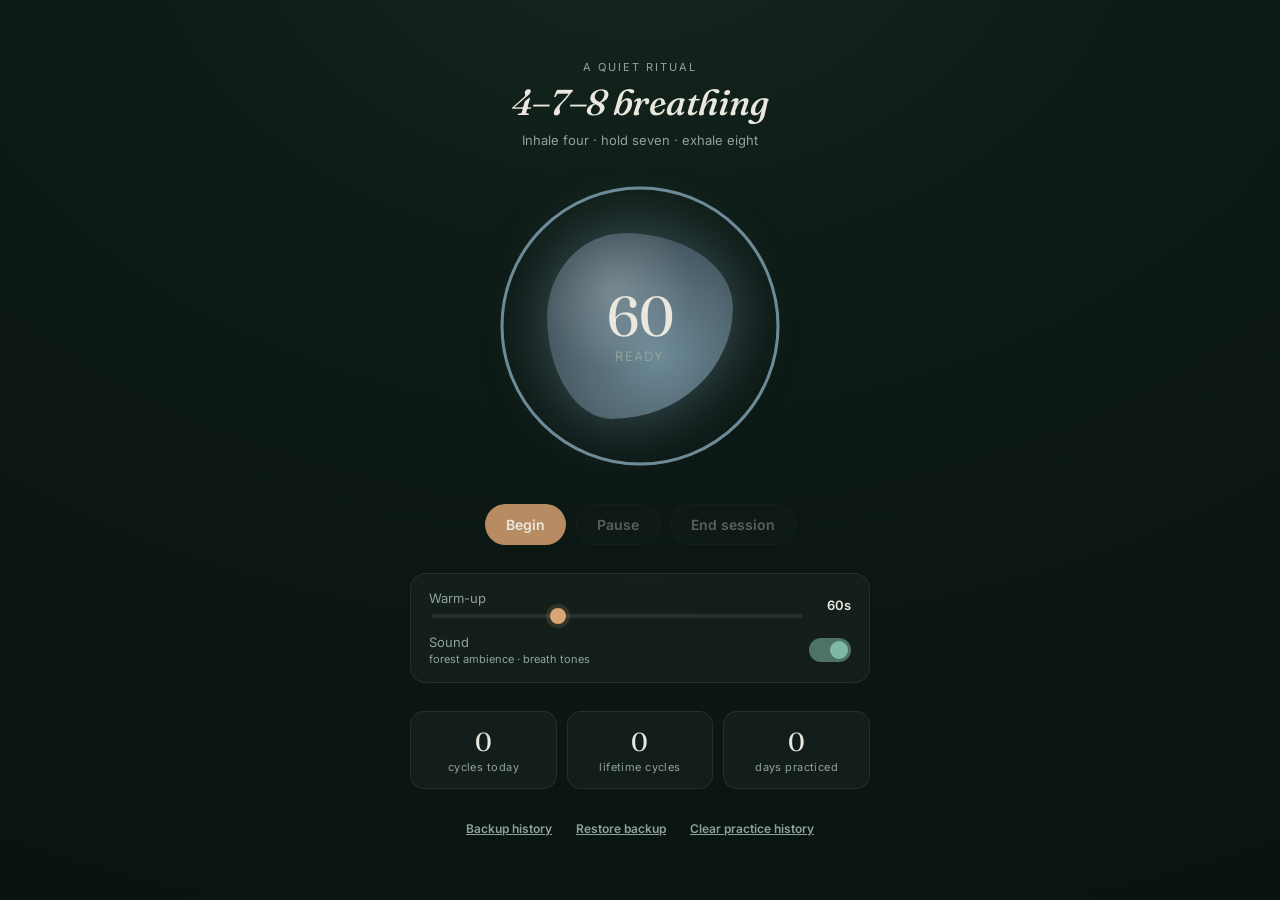
<file: About/breathe-478.html>
<!DOCTYPE html>
<html lang="en">
<head>
<meta charset="UTF-8">
<meta name="viewport" content="width=device-width, initial-scale=1.0">
<title>4-7-8 · a breath ritual</title>
<style>
  @import url('https://fonts.googleapis.com/css2?family=Fraunces:ital,opsz,wght@0,9..144,300..900;1,9..144,300..900&family=Inter:wght@400;500;600;700&display=swap');

  :root{
    --bg-top:#0d1a16;
    --bg-bot:#0a1310;
    --surface: rgba(255,255,255,0.035);
    --surface-border: rgba(255,255,255,0.08);
    --text: #EAE7DE;
    --text-muted: #8FA39A;
    --warmup: #6E8B99;
    --inhale: #7FB8A3;
    --hold: #545F5A;
    --exhale: #D9A574;
    --ring-track: rgba(255,255,255,0.09);
    --focus: #D9A574;
  }

  *{ box-sizing:border-box; }
  html,body{ margin:0; padding:0; height:100%; }
  body{
    min-height:100vh;
    background: radial-gradient(120% 120% at 50% -10%, #16281f 0%, var(--bg-top) 35%, var(--bg-bot) 100%);
    color:var(--text);
    font-family:'Inter', sans-serif;
    display:flex;
    align-items:center;
    justify-content:center;
    padding:32px 16px;
    overflow-x:hidden;
  }

  .app{
    width:100%;
    max-width:460px;
    display:flex;
    flex-direction:column;
    align-items:center;
    gap:28px;
  }

  header{ text-align:center; }
  .eyebrow{
    font-size:11px;
    letter-spacing:0.18em;
    text-transform:uppercase;
    color:var(--text-muted);
    margin:0 0 6px;
  }
  h1{
    font-family:'Fraunces', serif;
    font-weight:500;
    font-style:italic;
    font-size:clamp(28px,7vw,36px);
    margin:0;
    letter-spacing:-0.01em;
  }
  .subtitle{
    color:var(--text-muted);
    font-size:13px;
    margin:8px 0 0;
  }

  /* ---------- Orb stage ---------- */
  .orb-stage{
    position:relative;
    width:min(78vw, 300px);
    height:min(78vw, 300px);
    display:flex;
    align-items:center;
    justify-content:center;
  }
  .progress-ring{
    position:absolute;
    inset:0;
    transform:rotate(-90deg);
  }
  .progress-ring circle{
    fill:none;
    stroke-width:2;
  }
  .ring-track{ stroke:var(--ring-track); }
  .ring-progress{
    stroke: var(--warmup);
    stroke-linecap:round;
    transition: stroke 0.6s ease;
  }

  .orb-wrapper{
    width:62%;
    height:62%;
    display:flex;
    align-items:center;
    justify-content:center;
    will-change:transform;
  }
  .orb-core{
    width:100%;
    height:100%;
    border-radius:42% 58% 65% 35% / 45% 40% 60% 55%;
    background: radial-gradient(circle at 35% 30%, rgba(255,255,255,0.22), rgba(255,255,255,0) 45%),
                radial-gradient(circle at 60% 65%, var(--warmup), color-mix(in srgb, var(--warmup) 60%, black) 75%);
    box-shadow: 0 0 60px 6px color-mix(in srgb, var(--warmup) 45%, transparent);
    animation: wobble 9s ease-in-out infinite;
    transition: background 1.1s ease, box-shadow 1.1s ease;
  }
  .orb-core.phase-inhale{
    background: radial-gradient(circle at 35% 30%, rgba(255,255,255,0.25), rgba(255,255,255,0) 45%),
                radial-gradient(circle at 60% 65%, var(--inhale), color-mix(in srgb, var(--inhale) 60%, black) 75%);
    box-shadow: 0 0 70px 8px color-mix(in srgb, var(--inhale) 50%, transparent);
  }
  .orb-core.phase-hold{
    background: radial-gradient(circle at 35% 30%, rgba(255,255,255,0.12), rgba(255,255,255,0) 45%),
                radial-gradient(circle at 60% 65%, var(--hold), color-mix(in srgb, var(--hold) 60%, black) 75%);
    box-shadow: 0 0 40px 4px color-mix(in srgb, var(--hold) 40%, transparent);
  }
  .orb-core.phase-exhale{
    background: radial-gradient(circle at 35% 30%, rgba(255,255,255,0.2), rgba(255,255,255,0) 45%),
                radial-gradient(circle at 60% 65%, var(--exhale), color-mix(in srgb, var(--exhale) 60%, black) 75%);
    box-shadow: 0 0 70px 8px color-mix(in srgb, var(--exhale) 45%, transparent);
  }

  @keyframes wobble{
    0%,100%{ border-radius:42% 58% 65% 35% / 45% 40% 60% 55%; }
    33%{ border-radius:58% 42% 40% 60% / 55% 60% 40% 45%; }
    66%{ border-radius:48% 52% 55% 45% / 40% 55% 45% 60%; }
  }

  .readout{
    position:absolute;
    text-align:center;
    pointer-events:none;
  }
  .count{
    font-family:'Fraunces', serif;
    font-weight:400;
    font-size:56px;
    line-height:1;
  }
  .phase-label{
    margin-top:4px;
    font-size:13px;
    letter-spacing:0.1em;
    text-transform:uppercase;
    color:var(--text-muted);
  }

  /* ---------- Controls ---------- */
  .controls{
    display:flex;
    gap:10px;
  }
  button{
    font-family:'Inter', sans-serif;
    font-weight:600;
    font-size:14px;
    border-radius:999px;
    border:1px solid var(--surface-border);
    padding:11px 20px;
    background:var(--surface);
    color:var(--text);
    cursor:pointer;
    transition: background 0.2s ease, transform 0.15s ease, opacity 0.2s ease;
  }
  button:hover:not(:disabled){ background:rgba(255,255,255,0.07); }
  button:active:not(:disabled){ transform:scale(0.97); }
  button:disabled{ opacity:0.35; cursor:not-allowed; }
  button.primary{
    background: color-mix(in srgb, var(--exhale) 85%, black);
    border-color: transparent;
  }
  button.primary:hover:not(:disabled){
    background: var(--exhale);
  }
  button:focus-visible{
    outline: 2px solid var(--focus);
    outline-offset: 2px;
  }

  /* ---------- Settings ---------- */
  .settings{
    width:100%;
    background:var(--surface);
    border:1px solid var(--surface-border);
    border-radius:16px;
    padding:16px 18px;
    display:flex;
    flex-direction:column;
    gap:14px;
  }
  .setting-row{
    display:flex;
    align-items:center;
    justify-content:space-between;
    gap:12px;
  }
  .setting-row label{
    font-size:13px;
    color:var(--text-muted);
    display:flex;
    flex-direction:column;
    gap:2px;
    flex:1;
  }
  .setting-row .value{
    font-size:13px;
    color:var(--text);
    font-weight:600;
    min-width:38px;
    text-align:right;
  }
  input[type=range]{
    -webkit-appearance:none;
    width:100%;
    height:4px;
    border-radius:2px;
    background: var(--surface-border);
    margin-top:6px;
  }
  input[type=range]::-webkit-slider-thumb{
    -webkit-appearance:none;
    width:16px; height:16px;
    border-radius:50%;
    background: var(--exhale);
    cursor:pointer;
    box-shadow:0 0 0 4px rgba(217,165,116,0.15);
  }
  input[type=range]:focus-visible{ outline:2px solid var(--focus); outline-offset:4px; }

  .toggle{
    position:relative;
    width:42px; height:24px;
    flex:none;
  }
  .toggle input{ position:absolute; inset:0; opacity:0; cursor:pointer; margin:0; }
  .toggle .track{
    position:absolute; inset:0;
    background: var(--surface-border);
    border-radius:999px;
    transition: background 0.2s ease;
  }
  .toggle .thumb{
    position:absolute; top:3px; left:3px;
    width:18px; height:18px;
    border-radius:50%;
    background: var(--text-muted);
    transition: transform 0.2s ease, background 0.2s ease;
  }
  .toggle input:checked + .track{ background: color-mix(in srgb, var(--inhale) 55%, transparent); }
  .toggle input:checked + .track + .thumb{ transform:translateX(18px); background: var(--inhale); }
  .toggle input:focus-visible + .track{ outline:2px solid var(--focus); outline-offset:2px; }

  /* ---------- Stats ---------- */
  .stats{
    width:100%;
    display:grid;
    grid-template-columns:repeat(3,1fr);
    gap:10px;
  }
  .stat{
    background:var(--surface);
    border:1px solid var(--surface-border);
    border-radius:14px;
    padding:14px 8px;
    text-align:center;
  }
  .stat .num{
    font-family:'Fraunces', serif;
    font-size:26px;
    display:block;
  }
  .stat .lbl{
    font-size:11px;
    color:var(--text-muted);
    letter-spacing:0.04em;
    margin-top:2px;
    display:block;
  }

  .reset-stats{
    background:none;
    border:none;
    color:var(--text-muted);
    font-size:12px;
    text-decoration:underline;
    padding:4px;
  }

  @media (prefers-reduced-motion: reduce){
    .orb-core{ animation:none; }
  }
</style>
</head>
<body>

<div class="app">

  <header>
    <p class="eyebrow">A quiet ritual</p>
    <h1>4–7–8 breathing</h1>
    <p class="subtitle">Inhale four · hold seven · exhale eight</p>
  </header>

  <div class="orb-stage">
    <svg class="progress-ring" viewBox="0 0 200 200">
      <circle class="ring-track" cx="100" cy="100" r="92"></circle>
      <circle id="ringProgress" class="ring-progress" cx="100" cy="100" r="92"
              stroke-dasharray="578" stroke-dashoffset="0"></circle>
    </svg>
    <div class="orb-wrapper" id="orbWrapper">
      <div class="orb-core" id="orbCore"></div>
    </div>
    <div class="readout">
      <div class="count" id="countDisplay">60</div>
      <div class="phase-label" id="phaseLabel">Ready</div>
    </div>
  </div>

  <div class="controls">
    <button class="primary" id="startBtn">Begin</button>
    <button id="pauseBtn" disabled>Pause</button>
    <button id="resetBtn" disabled>End session</button>
  </div>

  <div class="settings">
    <div class="setting-row">
      <label for="warmupRange">Warm-up
        <input type="range" id="warmupRange" min="0" max="180" step="5" value="60">
      </label>
      <span class="value" id="warmupVal">60s</span>
    </div>
    <div class="setting-row">
      <label for="soundToggle">Sound<br><span style="font-size:11px;">forest ambience · breath tones</span></label>
      <div class="toggle">
        <input type="checkbox" id="soundToggle" checked>
        <div class="track"></div>
        <div class="thumb"></div>
      </div>
    </div>
  </div>

  <div class="stats">
    <div class="stat"><span class="num" id="cyclesToday">–</span><span class="lbl">cycles today</span></div>
    <div class="stat"><span class="num" id="totalCycles">–</span><span class="lbl">lifetime cycles</span></div>
    <div class="stat"><span class="num" id="daysUsed">–</span><span class="lbl">days practiced</span></div>
  </div>

  <div style="display:flex; gap:16px; align-items:center;">
    <button class="reset-stats" id="exportStatsBtn">Backup history</button>
    <button class="reset-stats" id="importStatsBtn">Restore backup</button>
    <button class="reset-stats" id="resetStatsBtn">Clear practice history</button>
  </div>
  <textarea id="importArea" placeholder="Paste backup JSON here, then click Restore backup again"
    style="display:none; width:100%; min-height:70px; background:var(--surface); color:var(--text);
    border:1px solid var(--surface-border); border-radius:10px; padding:10px; font-size:12px;
    font-family:monospace;"></textarea>

</div>

<script>
(function(){
  "use strict";

  // ---------------- Constants ----------------
  var DURATIONS = { inhale: 4000, hold: 7000, exhale: 8000 };
  var LABELS = { warmup:"Settle in", inhale:"Breathe in", hold:"Hold", exhale:"Breathe out" };
  var CIRC = 2 * Math.PI * 92; // ~578

  // ---------------- DOM ----------------
  var els = {
    start: document.getElementById('startBtn'),
    pause: document.getElementById('pauseBtn'),
    reset: document.getElementById('resetBtn'),
    warmupRange: document.getElementById('warmupRange'),
    warmupVal: document.getElementById('warmupVal'),
    soundToggle: document.getElementById('soundToggle'),
    count: document.getElementById('countDisplay'),
    label: document.getElementById('phaseLabel'),
    orbWrapper: document.getElementById('orbWrapper'),
    orbCore: document.getElementById('orbCore'),
    ring: document.getElementById('ringProgress'),
    cyclesToday: document.getElementById('cyclesToday'),
    totalCycles: document.getElementById('totalCycles'),
    daysUsed: document.getElementById('daysUsed'),
    resetStatsBtn: document.getElementById('resetStatsBtn')
  };

  // ---------------- Audio ----------------
  var audioCtx = null;
  var ambience = null; // {source, gain}
  var chirpTimer = null;
  var soundOn = true;

  function ensureAudio(){
    if(!audioCtx){
      var Ctx = window.AudioContext || window.webkitAudioContext;
      audioCtx = new Ctx();
    }
    if(audioCtx.state === 'suspended') audioCtx.resume();
  }

  function makeNoiseBuffer(seconds){
    var len = Math.floor(audioCtx.sampleRate * seconds);
    var buffer = audioCtx.createBuffer(1, len, audioCtx.sampleRate);
    var data = buffer.getChannelData(0);
    var last = 0;
    for(var i=0;i<len;i++){
      var white = Math.random()*2-1;
      last = (last + 0.02*white) / 1.02;
      data[i] = last * 3.2;
    }
    return buffer;
  }

  function startAmbience(){
    if(!soundOn) return;
    ensureAudio();
    if(ambience) return;
    var source = audioCtx.createBufferSource();
    source.buffer = makeNoiseBuffer(6);
    source.loop = true;
    var filter = audioCtx.createBiquadFilter();
    filter.type = 'bandpass';
    filter.frequency.value = 480;
    filter.Q.value = 0.6;
    var gain = audioCtx.createGain();
    gain.gain.value = 0;
    source.connect(filter).connect(gain).connect(audioCtx.destination);
    source.start();
    ambience = { source: source, gain: gain };
    var now = audioCtx.currentTime;
    gain.gain.linearRampToValueAtTime(0.16, now + 1.5);
    scheduleChirp();
  }

  function stopAmbience(fadeSec){
    if(!ambience) return;
    fadeSec = fadeSec == null ? 1.0 : fadeSec;
    var g = ambience.gain, src = ambience.source;
    var now = audioCtx.currentTime;
    g.gain.cancelScheduledValues(now);
    g.gain.setValueAtTime(g.gain.value, now);
    g.gain.linearRampToValueAtTime(0, now + fadeSec);
    (function(s){ setTimeout(function(){ try{ s.stop(); }catch(e){} }, (fadeSec*1000)+150); })(src);
    ambience = null;
    if(chirpTimer){ clearTimeout(chirpTimer); chirpTimer = null; }
  }

  function scheduleChirp(){
    var wait = 2200 + Math.random()*5000;
    chirpTimer = setTimeout(function(){
      if(ambience && soundOn) playChirp();
      if(ambience) scheduleChirp();
    }, wait);
  }

  function playChirp(){
    var now = audioCtx.currentTime;
    var osc = audioCtx.createOscillator();
    var g = audioCtx.createGain();
    osc.type = 'sine';
    var base = 1700 + Math.random()*1300;
    osc.frequency.setValueAtTime(base, now);
    osc.frequency.exponentialRampToValueAtTime(base*0.55, now+0.14);
    g.gain.setValueAtTime(0, now);
    g.gain.linearRampToValueAtTime(0.045, now+0.02);
    g.gain.linearRampToValueAtTime(0, now+0.2);
    osc.connect(g).connect(audioCtx.destination);
    osc.start(now); osc.stop(now+0.22);
  }

  function playPhaseTone(type, durationSec){
    if(!soundOn) return;
    ensureAudio();
    var now = audioCtx.currentTime;
    var chordUp = [261.63, 329.63, 392.00];
    var chordDown = [392.00, 329.63, 261.63];
    var freqs = type === 'inhale' ? chordUp : chordDown;
    var master = audioCtx.createGain();
    master.gain.setValueAtTime(0, now);
    master.connect(audioCtx.destination);
    var attack = Math.min(0.9, durationSec*0.2);
    var release = Math.min(1.4, durationSec*0.25);
    master.gain.linearRampToValueAtTime(0.085, now+attack);
    master.gain.setValueAtTime(0.085, now + durationSec - release);
    master.gain.linearRampToValueAtTime(0, now + durationSec);

    freqs.forEach(function(f, i){
      var osc = audioCtx.createOscillator();
      osc.type = 'sine';
      var startF = type === 'inhale' ? f*0.94 : f*1.06;
      osc.frequency.setValueAtTime(startF, now);
      osc.frequency.linearRampToValueAtTime(f, now + durationSec);
      var g = audioCtx.createGain();
      g.gain.value = 1/(i+1.4);
      osc.connect(g).connect(master);
      osc.start(now);
      osc.stop(now + durationSec + 0.05);
    });
  }

  // ---------------- State machine ----------------
  var phase = 'idle';
  var phaseDuration = 0;
  var phaseStart = 0;
  var isPaused = false;
  var pauseStartedAt = 0;
  var rafId = null;
  var warmupSeconds = 60;

  function warmupMs(){ return warmupSeconds * 1000; }

  function setOrbPhaseClass(name){
    els.orbCore.classList.remove('phase-inhale','phase-hold','phase-exhale');
    if(name === 'inhale') els.orbCore.classList.add('phase-inhale');
    else if(name === 'hold') els.orbCore.classList.add('phase-hold');
    else if(name === 'exhale') els.orbCore.classList.add('phase-exhale');
  }

  function ringColorVar(name){
    if(name==='inhale') return 'var(--inhale)';
    if(name==='hold') return 'var(--hold)';
    if(name==='exhale') return 'var(--exhale)';
    return 'var(--warmup)';
  }

  function goToPhase(name){
    phase = name;
    phaseStart = performance.now();
    els.label.textContent = LABELS[name] || '';
    els.ring.style.stroke = ringColorVar(name);
    setOrbPhaseClass(name);

    if(name === 'warmup'){
      phaseDuration = warmupMs();
      if(phaseDuration <= 0){ goToPhase('inhale'); return; }
      startAmbience();
    } else if(name === 'inhale'){
      phaseDuration = DURATIONS.inhale;
      playPhaseTone('inhale', DURATIONS.inhale/1000);
    } else if(name === 'hold'){
      phaseDuration = DURATIONS.hold;
    } else if(name === 'exhale'){
      phaseDuration = DURATIONS.exhale;
      playPhaseTone('exhale', DURATIONS.exhale/1000);
    }
  }

  function advancePhase(){
    if(phase === 'warmup'){
      stopAmbience(0.8);
      goToPhase('inhale');
    } else if(phase === 'inhale'){
      goToPhase('hold');
    } else if(phase === 'hold'){
      goToPhase('exhale');
    } else if(phase === 'exhale'){
      recordCycle();
      goToPhase('inhale');
    }
  }

  function updateVisuals(elapsed){
    var remaining = Math.max(0, phaseDuration - elapsed);
    var secs = Math.ceil(remaining/1000);
    if(phase === 'warmup'){
      var m = Math.floor(secs/60), s = secs%60;
      els.count.textContent = m > 0 ? (m + ':' + (s<10?'0':'') + s) : String(s);
    } else {
      els.count.textContent = String(Math.max(secs,0));
    }

    var progress = phaseDuration > 0 ? Math.min(1, elapsed/phaseDuration) : 0;
    els.ring.setAttribute('stroke-dashoffset', String(CIRC * progress));

    var scale = 1;
    if(phase === 'inhale') scale = 1 + 0.26*progress;
    else if(phase === 'hold') scale = 1.26;
    else if(phase === 'exhale') scale = 1.26 - 0.26*progress;
    else scale = 1;
    els.orbWrapper.style.transform = 'scale(' + scale.toFixed(3) + ')';
  }

  function tick(now){
    if(!isPaused){
      var elapsed = now - phaseStart;
      updateVisuals(elapsed);
      if(elapsed >= phaseDuration) advancePhase();
    }
    rafId = requestAnimationFrame(tick);
  }

  // ---------------- Session controls ----------------
  var running = false;

  function startSession(){
    ensureAudio();
    running = true;
    isPaused = false;
    els.start.disabled = true;
    els.pause.disabled = false;
    els.reset.disabled = false;
    els.warmupRange.disabled = true;
    goToPhase('warmup');
    if(!rafId) rafId = requestAnimationFrame(tick);
  }

  function togglePause(){
    if(!running) return;
    if(!isPaused){
      isPaused = true;
      pauseStartedAt = performance.now();
      if(audioCtx) audioCtx.suspend();
      els.pause.textContent = 'Resume';
    } else {
      var pausedFor = performance.now() - pauseStartedAt;
      phaseStart += pausedFor;
      isPaused = false;
      if(audioCtx) audioCtx.resume();
      els.pause.textContent = 'Pause';
    }
  }

  function endSession(){
    running = false;
    isPaused = false;
    if(rafId){ cancelAnimationFrame(rafId); rafId = null; }
    stopAmbience(0.4);
    if(audioCtx){ audioCtx.close(); audioCtx = null; }
    phase = 'idle';
    els.label.textContent = 'Ready';
    els.count.textContent = String(warmupSeconds);
    els.ring.setAttribute('stroke-dashoffset', '0');
    els.ring.style.stroke = 'var(--warmup)';
    setOrbPhaseClass('idle');
    els.orbWrapper.style.transform = 'scale(1)';
    els.start.disabled = false;
    els.pause.disabled = true;
    els.pause.textContent = 'Pause';
    els.reset.disabled = true;
    els.warmupRange.disabled = false;
  }

  // ---------------- Stats persistence ----------------
  var STATS_KEY = 'breathing-478-stats-v1';
  var stats = { byDate: {}, totalCycles: 0 };

  function todayStr(){
    var d = new Date();
    return d.getFullYear() + '-' + String(d.getMonth()+1).padStart(2,'0') + '-' + String(d.getDate()).padStart(2,'0');
  }

  function renderStats(){
    var t = todayStr();
    els.cyclesToday.textContent = stats.byDate[t] || 0;
    els.totalCycles.textContent = stats.totalCycles || 0;
    els.daysUsed.textContent = Object.keys(stats.byDate).length;
  }

  function loadStats(){
    try{
      var raw = localStorage.getItem(STATS_KEY);
      if(raw) stats = JSON.parse(raw);
    }catch(e){
      // no stats saved yet, or storage unavailable (e.g. private browsing)
    }
    renderStats();
  }

  function saveStats(){
    try{
      localStorage.setItem(STATS_KEY, JSON.stringify(stats));
    }catch(e){
      console.error('Could not save practice history', e);
    }
  }

  function recordCycle(){
    var t = todayStr();
    stats.byDate[t] = (stats.byDate[t] || 0) + 1;
    stats.totalCycles = (stats.totalCycles || 0) + 1;
    renderStats();
    saveStats();
  }

  var clearArmed = false;
  els.resetStatsBtn.addEventListener('click', function(){
    if(!clearArmed){
      clearArmed = true;
      els.resetStatsBtn.textContent = 'Click again to confirm';
      setTimeout(function(){
        clearArmed = false;
        els.resetStatsBtn.textContent = 'Clear practice history';
      }, 3000);
    } else {
      stats = { byDate:{}, totalCycles:0 };
      renderStats();
      saveStats();
      clearArmed = false;
      els.resetStatsBtn.textContent = 'Clear practice history';
    }
  });

  var importArea = document.getElementById('importArea');
  var importBtn = document.getElementById('importStatsBtn');
  var importArmed = false;

  document.getElementById('exportStatsBtn').addEventListener('click', function(){
    var json = JSON.stringify(stats);
    if(navigator.clipboard && navigator.clipboard.writeText){
      navigator.clipboard.writeText(json).then(function(){
        var btn = document.getElementById('exportStatsBtn');
        var original = btn.textContent;
        btn.textContent = 'Copied!';
        setTimeout(function(){ btn.textContent = original; }, 1800);
      }).catch(function(){
        importArea.style.display = 'block';
        importArea.value = json;
        importArea.select();
      });
    } else {
      importArea.style.display = 'block';
      importArea.value = json;
      importArea.select();
    }
  });

  importBtn.addEventListener('click', function(){
    if(!importArmed){
      importArmed = true;
      importArea.style.display = 'block';
      importArea.value = '';
      importArea.focus();
      importBtn.textContent = 'Click again to load pasted backup';
    } else {
      try{
        var parsed = JSON.parse(importArea.value);
        if(parsed && typeof parsed === 'object' && parsed.byDate){
          stats = parsed;
          renderStats();
          saveStats();
          importArea.style.display = 'none';
          importBtn.textContent = 'Restore backup';
          importArmed = false;
        } else {
          alert('That does not look like a valid backup.');
        }
      }catch(e){
        alert('Could not read that backup. Make sure you pasted the full text.');
      }
    }
  });

  // ---------------- Wire up UI ----------------
  els.warmupRange.addEventListener('input', function(){
    warmupSeconds = parseInt(els.warmupRange.value, 10);
    els.warmupVal.textContent = warmupSeconds + 's';
    if(!running) els.count.textContent = String(warmupSeconds);
  });

  els.soundToggle.addEventListener('change', function(){
    soundOn = els.soundToggle.checked;
    if(!soundOn && ambience) stopAmbience(0.3);
  });

  els.start.addEventListener('click', startSession);
  els.pause.addEventListener('click', togglePause);
  els.reset.addEventListener('click', endSession);

  // ---------------- Init ----------------
  els.count.textContent = String(warmupSeconds);
  els.ring.style.stroke = 'var(--warmup)';
  loadStats();

})();
</script>

</body>
</html>
</file>
<file: assets/stylesheets/main.484c7ddc.min.css>
@charset "UTF-8";html{-webkit-text-size-adjust:none;-moz-text-size-adjust:none;text-size-adjust:none;box-sizing:border-box}*,:after,:before{box-sizing:inherit}@media (prefers-reduced-motion){*,:after,:before{transition:none!important}}body{margin:0}a,button,input,label{-webkit-tap-highlight-color:transparent}a{color:inherit;text-decoration:none}hr{border:0;box-sizing:initial;display:block;height:.05rem;overflow:visible;padding:0}small{font-size:80%}sub,sup{line-height:1em}img{border-style:none}table{border-collapse:initial;border-spacing:0}td,th{font-weight:400;vertical-align:top}button{background:#0000;border:0;font-family:inherit;font-size:inherit;margin:0;padding:0}input{border:0;outline:none}:root{--md-primary-fg-color:#4051b5;--md-primary-fg-color--light:#5d6cc0;--md-primary-fg-color--dark:#303fa1;--md-primary-bg-color:#fff;--md-primary-bg-color--light:#ffffffb3;--md-accent-fg-color:#526cfe;--md-accent-fg-color--transparent:#526cfe1a;--md-accent-bg-color:#fff;--md-accent-bg-color--light:#ffffffb3}[data-md-color-scheme=default]{color-scheme:light}[data-md-color-scheme=default] img[src$="#gh-dark-mode-only"],[data-md-color-scheme=default] img[src$="#only-dark"]{display:none}:root,[data-md-color-scheme=default]{--md-hue:225deg;--md-default-fg-color:#000000de;--md-default-fg-color--light:#0000008a;--md-default-fg-color--lighter:#00000052;--md-default-fg-color--lightest:#00000012;--md-default-bg-color:#fff;--md-default-bg-color--light:#ffffffb3;--md-default-bg-color--lighter:#ffffff4d;--md-default-bg-color--lightest:#ffffff1f;--md-code-fg-color:#36464e;--md-code-bg-color:#f5f5f5;--md-code-bg-color--light:#f5f5f5b3;--md-code-bg-color--lighter:#f5f5f54d;--md-code-hl-color:#4287ff;--md-code-hl-color--light:#4287ff1a;--md-code-hl-number-color:#d52a2a;--md-code-hl-special-color:#db1457;--md-code-hl-function-color:#a846b9;--md-code-hl-constant-color:#6e59d9;--md-code-hl-keyword-color:#3f6ec6;--md-code-hl-string-color:#1c7d4d;--md-code-hl-name-color:var(--md-code-fg-color);--md-code-hl-operator-color:var(--md-default-fg-color--light);--md-code-hl-punctuation-color:var(--md-default-fg-color--light);--md-code-hl-comment-color:var(--md-default-fg-color--light);--md-code-hl-generic-color:var(--md-default-fg-color--light);--md-code-hl-variable-color:var(--md-default-fg-color--light);--md-typeset-color:var(--md-default-fg-color);--md-typeset-a-color:var(--md-primary-fg-color);--md-typeset-del-color:#f5503d26;--md-typeset-ins-color:#0bd57026;--md-typeset-kbd-color:#fafafa;--md-typeset-kbd-accent-color:#fff;--md-typeset-kbd-border-color:#b8b8b8;--md-typeset-mark-color:#ffff0080;--md-typeset-table-color:#0000001f;--md-typeset-table-color--light:rgba(0,0,0,.035);--md-admonition-fg-color:var(--md-default-fg-color);--md-admonition-bg-color:var(--md-default-bg-color);--md-warning-fg-color:#000000de;--md-warning-bg-color:#ff9;--md-footer-fg-color:#fff;--md-footer-fg-color--light:#ffffffb3;--md-footer-fg-color--lighter:#ffffff73;--md-footer-bg-color:#000000de;--md-footer-bg-color--dark:#00000052;--md-shadow-z1:0 0.2rem 0.5rem #0000000d,0 0 0.05rem #0000001a;--md-shadow-z2:0 0.2rem 0.5rem #0000001a,0 0 0.05rem #00000040;--md-shadow-z3:0 0.2rem 0.5rem #0003,0 0 0.05rem #00000059}.md-icon svg{fill:currentcolor;display:block;height:1.2rem;width:1.2rem}body{-webkit-font-smoothing:antialiased;-moz-osx-font-smoothing:grayscale;--md-text-font-family:var(--md-text-font,_),-apple-system,BlinkMacSystemFont,Helvetica,Arial,sans-serif;--md-code-font-family:var(--md-code-font,_),SFMono-Regular,Consolas,Menlo,monospace}aside,body,input{font-feature-settings:"kern","liga";color:var(--md-typeset-color);font-family:var(--md-text-font-family)}code,kbd,pre{font-feature-settings:"kern";font-family:var(--md-code-font-family)}:root{--md-typeset-table-sort-icon:url('data:image/svg+xml;charset=utf-8,<svg xmlns="http://www.w3.org/2000/svg" viewBox="0 0 24 24"><path d="m18 21-4-4h3V7h-3l4-4 4 4h-3v10h3M2 19v-2h10v2M2 13v-2h7v2M2 7V5h4v2z"/></svg>');--md-typeset-table-sort-icon--asc:url('data:image/svg+xml;charset=utf-8,<svg xmlns="http://www.w3.org/2000/svg" viewBox="0 0 24 24"><path d="M19 17h3l-4 4-4-4h3V3h2M2 17h10v2H2M6 5v2H2V5m0 6h7v2H2z"/></svg>');--md-typeset-table-sort-icon--desc:url('data:image/svg+xml;charset=utf-8,<svg xmlns="http://www.w3.org/2000/svg" viewBox="0 0 24 24"><path d="M19 7h3l-4-4-4 4h3v14h2M2 17h10v2H2M6 5v2H2V5m0 6h7v2H2z"/></svg>')}.md-typeset{-webkit-print-color-adjust:exact;color-adjust:exact;font-size:.8rem;line-height:1.6;overflow-wrap:break-word}@media print{.md-typeset{font-size:.68rem}}.md-typeset blockquote,.md-typeset dl,.md-typeset figure,.md-typeset ol,.md-typeset pre,.md-typeset ul{margin-bottom:1em;margin-top:1em}.md-typeset h1{color:var(--md-default-fg-color--light);font-size:2em;line-height:1.3;margin:0 0 1.25em}.md-typeset h1,.md-typeset h2{font-weight:300;letter-spacing:-.01em}.md-typeset h2{font-size:1.5625em;line-height:1.4;margin:1.6em 0 .64em}.md-typeset h3{font-size:1.25em;font-weight:400;letter-spacing:-.01em;line-height:1.5;margin:1.6em 0 .8em}.md-typeset h2+h3{margin-top:.8em}.md-typeset h4{font-weight:700;letter-spacing:-.01em;margin:1em 0}.md-typeset h5,.md-typeset h6{color:var(--md-default-fg-color--light);font-size:.8em;font-weight:700;letter-spacing:-.01em;margin:1.25em 0}.md-typeset h5{text-transform:uppercase}.md-typeset h5 code{text-transform:none}.md-typeset hr{border-bottom:.05rem solid var(--md-default-fg-color--lightest);display:flow-root;margin:1.5em 0}.md-typeset a{color:var(--md-typeset-a-color);word-break:break-word}.md-typeset a,.md-typeset a:before{transition:color 125ms}.md-typeset a:focus,.md-typeset a:hover{color:var(--md-accent-fg-color)}.md-typeset a:focus code,.md-typeset a:hover code{background-color:var(--md-accent-fg-color--transparent);color:var(--md-accent-fg-color)}.md-typeset a code{color:var(--md-typeset-a-color)}.md-typeset a.focus-visible{outline-color:var(--md-accent-fg-color);outline-offset:.2rem}.md-typeset code,.md-typeset kbd,.md-typeset pre{color:var(--md-code-fg-color);direction:ltr;font-variant-ligatures:none;transition:background-color 125ms}@media print{.md-typeset code,.md-typeset kbd,.md-typeset pre{white-space:pre-wrap}}.md-typeset code{background-color:var(--md-code-bg-color);border-radius:.1rem;-webkit-box-decoration-break:clone;box-decoration-break:clone;font-size:.85em;padding:0 .2941176471em;transition:color 125ms,background-color 125ms;word-break:break-word}.md-typeset code:not(.focus-visible){-webkit-tap-highlight-color:transparent;outline:none}.md-typeset pre{display:flow-root;line-height:1.4;position:relative}.md-typeset pre>code{-webkit-box-decoration-break:slice;box-decoration-break:slice;box-shadow:none;display:block;margin:0;outline-color:var(--md-accent-fg-color);overflow:auto;padding:.7720588235em 1.1764705882em;scrollbar-color:var(--md-default-fg-color--lighter) #0000;scrollbar-width:thin;touch-action:auto;word-break:normal}.md-typeset pre>code:hover{scrollbar-color:var(--md-accent-fg-color) #0000}.md-typeset pre>code::-webkit-scrollbar{height:.2rem;width:.2rem}.md-typeset pre>code::-webkit-scrollbar-thumb{background-color:var(--md-default-fg-color--lighter)}.md-typeset pre>code::-webkit-scrollbar-thumb:hover{background-color:var(--md-accent-fg-color)}.md-typeset kbd{background-color:var(--md-typeset-kbd-color);border-radius:.1rem;box-shadow:0 .1rem 0 .05rem var(--md-typeset-kbd-border-color),0 .1rem 0 var(--md-typeset-kbd-border-color),0 -.1rem .2rem var(--md-typeset-kbd-accent-color) inset;color:var(--md-default-fg-color);display:inline-block;font-size:.75em;padding:0 .6666666667em;vertical-align:text-top;word-break:break-word}.md-typeset mark{background-color:var(--md-typeset-mark-color);-webkit-box-decoration-break:clone;box-decoration-break:clone;color:inherit;word-break:break-word}.md-typeset abbr{cursor:help;text-decoration:none}.md-typeset [data-preview],.md-typeset abbr{border-bottom:.05rem dotted var(--md-default-fg-color--light)}.md-typeset small{opacity:.75}[dir=ltr] .md-typeset sub,[dir=ltr] .md-typeset sup{margin-left:.078125em}[dir=rtl] .md-typeset sub,[dir=rtl] .md-typeset sup{margin-right:.078125em}[dir=ltr] .md-typeset blockquote{padding-left:.6rem}[dir=rtl] .md-typeset blockquote{padding-right:.6rem}[dir=ltr] .md-typeset blockquote{border-left:.2rem solid var(--md-default-fg-color--lighter)}[dir=rtl] .md-typeset blockquote{border-right:.2rem solid var(--md-default-fg-color--lighter)}.md-typeset blockquote{color:var(--md-default-fg-color--light);margin-left:0;margin-right:0}.md-typeset ul{list-style-type:disc}.md-typeset ul[type]{list-style-type:revert-layer}[dir=ltr] .md-typeset ol,[dir=ltr] .md-typeset ul{margin-left:.625em}[dir=rtl] .md-typeset ol,[dir=rtl] .md-typeset ul{margin-right:.625em}.md-typeset ol,.md-typeset ul{padding:0}.md-typeset ol:not([hidden]),.md-typeset ul:not([hidden]){display:flow-root}.md-typeset ol ol,.md-typeset ul ol{list-style-type:lower-alpha}.md-typeset ol ol ol,.md-typeset ul ol ol{list-style-type:lower-roman}.md-typeset ol ol ol ol,.md-typeset ul ol ol ol{list-style-type:upper-alpha}.md-typeset ol ol ol ol ol,.md-typeset ul ol ol ol ol{list-style-type:upper-roman}.md-typeset ol[type],.md-typeset ul[type]{list-style-type:revert-layer}[dir=ltr] .md-typeset ol li,[dir=ltr] .md-typeset ul li{margin-left:1.25em}[dir=rtl] .md-typeset ol li,[dir=rtl] .md-typeset ul li{margin-right:1.25em}.md-typeset ol li,.md-typeset ul li{margin-bottom:.5em}.md-typeset ol li blockquote,.md-typeset ol li p,.md-typeset ul li blockquote,.md-typeset ul li p{margin:.5em 0}.md-typeset ol li:last-child,.md-typeset ul li:last-child{margin-bottom:0}[dir=ltr] .md-typeset ol li ol,[dir=ltr] .md-typeset ol li ul,[dir=ltr] .md-typeset ul li ol,[dir=ltr] .md-typeset ul li ul{margin-left:.625em}[dir=rtl] .md-typeset ol li ol,[dir=rtl] .md-typeset ol li ul,[dir=rtl] .md-typeset ul li ol,[dir=rtl] .md-typeset ul li ul{margin-right:.625em}.md-typeset ol li ol,.md-typeset ol li ul,.md-typeset ul li ol,.md-typeset ul li ul{margin-bottom:.5em;margin-top:.5em}[dir=ltr] .md-typeset dd{margin-left:1.875em}[dir=rtl] .md-typeset dd{margin-right:1.875em}.md-typeset dd{margin-bottom:1.5em;margin-top:1em}.md-typeset img,.md-typeset svg,.md-typeset video{height:auto;max-width:100%}.md-typeset img[align=left]{margin:1em 1em 1em 0}.md-typeset img[align=right]{margin:1em 0 1em 1em}.md-typeset img[align]:only-child{margin-top:0}.md-typeset figure{display:flow-root;margin:1em auto;max-width:100%;text-align:center;width:fit-content}.md-typeset figure img{display:block;margin:0 auto}.md-typeset figcaption{font-style:italic;margin:1em auto;max-width:24rem}.md-typeset iframe{max-width:100%}.md-typeset table:not([class]){background-color:var(--md-default-bg-color);border:.05rem solid var(--md-typeset-table-color);border-radius:.1rem;display:inline-block;font-size:.64rem;max-width:100%;overflow:auto;touch-action:auto}@media print{.md-typeset table:not([class]){display:table}}.md-typeset table:not([class])+*{margin-top:1.5em}.md-typeset table:not([class]) td>:first-child,.md-typeset table:not([class]) th>:first-child{margin-top:0}.md-typeset table:not([class]) td>:last-child,.md-typeset table:not([class]) th>:last-child{margin-bottom:0}.md-typeset table:not([class]) td:not([align]),.md-typeset table:not([class]) th:not([align]){text-align:left}[dir=rtl] .md-typeset table:not([class]) td:not([align]),[dir=rtl] .md-typeset table:not([class]) th:not([align]){text-align:right}.md-typeset table:not([class]) th{font-weight:700;min-width:5rem;padding:.9375em 1.25em;vertical-align:top}.md-typeset table:not([class]) td{border-top:.05rem solid var(--md-typeset-table-color);padding:.9375em 1.25em;vertical-align:top}.md-typeset table:not([class]) tbody tr{transition:background-color 125ms}.md-typeset table:not([class]) tbody tr:hover{background-color:var(--md-typeset-table-color--light);box-shadow:0 .05rem 0 var(--md-default-bg-color) inset}.md-typeset table:not([class]) a{word-break:normal}.md-typeset table th[role=columnheader]{cursor:pointer}[dir=ltr] .md-typeset table th[role=columnheader]:after{margin-left:.5em}[dir=rtl] .md-typeset table th[role=columnheader]:after{margin-right:.5em}.md-typeset table th[role=columnheader]:after{content:"";display:inline-block;height:1.2em;-webkit-mask-image:var(--md-typeset-table-sort-icon);mask-image:var(--md-typeset-table-sort-icon);-webkit-mask-repeat:no-repeat;mask-repeat:no-repeat;-webkit-mask-size:contain;mask-size:contain;transition:background-color 125ms;vertical-align:text-bottom;width:1.2em}.md-typeset table th[role=columnheader]:hover:after{background-color:var(--md-default-fg-color--lighter)}.md-typeset table th[role=columnheader][aria-sort=ascending]:after{background-color:var(--md-default-fg-color--light);-webkit-mask-image:var(--md-typeset-table-sort-icon--asc);mask-image:var(--md-typeset-table-sort-icon--asc)}.md-typeset table th[role=columnheader][aria-sort=descending]:after{background-color:var(--md-default-fg-color--light);-webkit-mask-image:var(--md-typeset-table-sort-icon--desc);mask-image:var(--md-typeset-table-sort-icon--desc)}.md-typeset__scrollwrap{margin:1em -.8rem;overflow-x:auto;touch-action:auto}.md-typeset__table{display:inline-block;margin-bottom:.5em;padding:0 .8rem}@media print{.md-typeset__table{display:block}}html .md-typeset__table table{display:table;margin:0;overflow:hidden;width:100%}@media screen and (max-width:44.984375em){.md-content__inner>pre{margin:1em -.8rem}.md-content__inner>pre code{border-radius:0}}.md-typeset .md-author{border-radius:100%;display:block;flex-shrink:0;height:1.6rem;overflow:hidden;position:relative;transition:color 125ms,transform 125ms;width:1.6rem}.md-typeset .md-author img{display:block}.md-typeset .md-author--more{background:var(--md-default-fg-color--lightest);color:var(--md-default-fg-color--lighter);font-size:.6rem;font-weight:700;line-height:1.6rem;text-align:center}.md-typeset .md-author--long{height:2.4rem;width:2.4rem}.md-typeset a.md-author{transform:scale(1)}.md-typeset a.md-author img{border-radius:100%;filter:grayscale(100%) opacity(75%);transition:filter 125ms}.md-typeset a.md-author:focus,.md-typeset a.md-author:hover{transform:scale(1.1);z-index:1}.md-typeset a.md-author:focus img,.md-typeset a.md-author:hover img{filter:grayscale(0)}.md-banner{background-color:var(--md-footer-bg-color);color:var(--md-footer-fg-color);overflow:auto}@media print{.md-banner{display:none}}.md-banner--warning{background-color:var(--md-warning-bg-color);color:var(--md-warning-fg-color)}.md-banner__inner{font-size:.7rem;margin:.6rem auto;padding:0 .8rem}[dir=ltr] .md-banner__button{float:right}[dir=rtl] .md-banner__button{float:left}.md-banner__button{color:inherit;cursor:pointer;transition:opacity .25s}.no-js .md-banner__button{display:none}.md-banner__button:hover{opacity:.7}html{font-size:125%;height:100%;overflow-x:hidden}@media screen and (min-width:100em){html{font-size:137.5%}}@media screen and (min-width:125em){html{font-size:150%}}body{background-color:var(--md-default-bg-color);display:flex;flex-direction:column;font-size:.5rem;min-height:100%;position:relative;width:100%}@media print{body{display:block}}@media screen and (max-width:59.984375em){body[data-md-scrolllock]{position:fixed}}.md-grid{margin-left:auto;margin-right:auto;max-width:61rem}.md-container{display:flex;flex-direction:column;flex-grow:1}@media print{.md-container{display:block}}.md-main{flex-grow:1}.md-main__inner{display:flex;height:100%;margin-top:1.5rem}.md-ellipsis{overflow:hidden;text-overflow:ellipsis}.md-toggle{display:none}.md-option{height:0;opacity:0;position:absolute;width:0}.md-option:checked+label:not([hidden]){display:block}.md-option.focus-visible+label{outline-color:var(--md-accent-fg-color);outline-style:auto}.md-skip{background-color:var(--md-default-fg-color);border-radius:.1rem;color:var(--md-default-bg-color);font-size:.64rem;margin:.5rem;opacity:0;outline-color:var(--md-accent-fg-color);padding:.3rem .5rem;position:fixed;transform:translateY(.4rem);z-index:-1}.md-skip:focus{opacity:1;transform:translateY(0);transition:transform .25s cubic-bezier(.4,0,.2,1),opacity 175ms 75ms;z-index:10}@page{margin:25mm}:root{--md-clipboard-icon:url('data:image/svg+xml;charset=utf-8,<svg xmlns="http://www.w3.org/2000/svg" viewBox="0 0 24 24"><path d="M19 21H8V7h11m0-2H8a2 2 0 0 0-2 2v14a2 2 0 0 0 2 2h11a2 2 0 0 0 2-2V7a2 2 0 0 0-2-2m-3-4H4a2 2 0 0 0-2 2v14h2V3h12z"/></svg>')}.md-clipboard{border-radius:.1rem;color:var(--md-default-fg-color--lightest);cursor:pointer;height:1.5em;outline-color:var(--md-accent-fg-color);outline-offset:.1rem;transition:color .25s;width:1.5em;z-index:1}@media print{.md-clipboard{display:none}}.md-clipboard:not(.focus-visible){-webkit-tap-highlight-color:transparent;outline:none}:hover>.md-clipboard{color:var(--md-default-fg-color--light)}.md-clipboard:focus,.md-clipboard:hover{color:var(--md-accent-fg-color)}.md-clipboard:after{background-color:currentcolor;content:"";display:block;height:1.125em;margin:0 auto;-webkit-mask-image:var(--md-clipboard-icon);mask-image:var(--md-clipboard-icon);-webkit-mask-position:center;mask-position:center;-webkit-mask-repeat:no-repeat;mask-repeat:no-repeat;-webkit-mask-size:contain;mask-size:contain;width:1.125em}.md-clipboard--inline{cursor:pointer}.md-clipboard--inline code{transition:color .25s,background-color .25s}.md-clipboard--inline:focus code,.md-clipboard--inline:hover code{background-color:var(--md-accent-fg-color--transparent);color:var(--md-accent-fg-color)}:root{--md-code-select-icon:url('data:image/svg+xml;charset=utf-8,<svg xmlns="http://www.w3.org/2000/svg" viewBox="0 0 24 24"><path d="M19 19h-4v2h4c1.1 0 2-.9 2-2v-4h-2m0-12h-4v2h4v4h2V5c0-1.1-.9-2-2-2M5 5h4V3H5c-1.1 0-2 .9-2 2v4h2m0 6H3v4c0 1.1.9 2 2 2h4v-2H5zm2-4h2v2H7zm4 0h2v2h-2zm4 0h2v2h-2zM7 7h2v2H7zm4 0h2v2h-2zm4 0h2v2h-2zm-8 8h2v2H7zm4 0h2v2h-2zm4 0h2v2h-2z"/></svg>');--md-code-copy-icon:url('data:image/svg+xml;charset=utf-8,<svg xmlns="http://www.w3.org/2000/svg" viewBox="0 0 24 24"><path d="M19 21H8V7h11m0-2H8a2 2 0 0 0-2 2v14a2 2 0 0 0 2 2h11a2 2 0 0 0 2-2V7a2 2 0 0 0-2-2m-3-4H4a2 2 0 0 0-2 2v14h2V3h12z"/></svg>')}.md-typeset .md-code__content{display:grid}.md-code__nav{background-color:var(--md-code-bg-color--lighter);border-radius:.1rem;display:flex;gap:.2rem;padding:.2rem;position:absolute;right:.25em;top:.25em;transition:background-color .25s;z-index:1}:hover>.md-code__nav{background-color:var(--md-code-bg-color--light)}.md-code__button{color:var(--md-default-fg-color--lightest);cursor:pointer;display:block;height:1.5em;outline-color:var(--md-accent-fg-color);outline-offset:.1rem;transition:color .25s;width:1.5em}:hover>*>.md-code__button{color:var(--md-default-fg-color--light)}.md-code__button.focus-visible,.md-code__button:hover{color:var(--md-accent-fg-color)}.md-code__button--active{color:var(--md-default-fg-color)!important}.md-code__button:after{background-color:currentcolor;content:"";display:block;height:1.125em;margin:0 auto;-webkit-mask-position:center;mask-position:center;-webkit-mask-repeat:no-repeat;mask-repeat:no-repeat;-webkit-mask-size:contain;mask-size:contain;width:1.125em}.md-code__button[data-md-type=select]:after{-webkit-mask-image:var(--md-code-select-icon);mask-image:var(--md-code-select-icon)}.md-code__button[data-md-type=copy]:after{-webkit-mask-image:var(--md-code-copy-icon);mask-image:var(--md-code-copy-icon)}@keyframes consent{0%{opacity:0;transform:translateY(100%)}to{opacity:1;transform:translateY(0)}}@keyframes overlay{0%{opacity:0}to{opacity:1}}.md-consent__overlay{animation:overlay .25s both;-webkit-backdrop-filter:blur(.1rem);backdrop-filter:blur(.1rem);background-color:#0000008a;height:100%;opacity:1;position:fixed;top:0;width:100%;z-index:5}.md-consent__inner{animation:consent .5s cubic-bezier(.1,.7,.1,1) both;background-color:var(--md-default-bg-color);border:0;border-radius:.1rem;bottom:0;box-shadow:0 0 .2rem #0000001a,0 .2rem .4rem #0003;max-height:100%;overflow:auto;padding:0;position:fixed;width:100%;z-index:5}.md-consent__form{padding:.8rem}.md-consent__settings{display:none;margin:1em 0}input:checked+.md-consent__settings{display:block}.md-consent__controls{margin-bottom:.8rem}.md-typeset .md-consent__controls .md-button{display:inline}@media screen and (max-width:44.984375em){.md-typeset .md-consent__controls .md-button{display:block;margin-top:.4rem;text-align:center;width:100%}}.md-consent label{cursor:pointer}.md-content{flex-grow:1;min-width:0}.md-content__inner{margin:0 .8rem 1.2rem;padding-top:.6rem}@media screen and (min-width:76.25em){[dir=ltr] .md-sidebar--primary:not([hidden])~.md-content>.md-content__inner{margin-left:1.2rem}[dir=ltr] .md-sidebar--secondary:not([hidden])~.md-content>.md-content__inner,[dir=rtl] .md-sidebar--primary:not([hidden])~.md-content>.md-content__inner{margin-right:1.2rem}[dir=rtl] .md-sidebar--secondary:not([hidden])~.md-content>.md-content__inner{margin-left:1.2rem}}.md-content__inner:before{content:"";display:block;height:.4rem}.md-content__inner>:last-child{margin-bottom:0}[dir=ltr] .md-content__button{float:right}[dir=rtl] .md-content__button{float:left}[dir=ltr] .md-content__button{margin-left:.4rem}[dir=rtl] .md-content__button{margin-right:.4rem}.md-content__button{margin:.4rem 0;padding:0}@media print{.md-content__button{display:none}}.md-typeset .md-content__button{color:var(--md-default-fg-color--lighter)}.md-content__button svg{display:inline;vertical-align:top}[dir=rtl] .md-content__button svg{transform:scaleX(-1)}[dir=ltr] .md-dialog{right:.8rem}[dir=rtl] .md-dialog{left:.8rem}.md-dialog{background-color:var(--md-default-fg-color);border-radius:.1rem;bottom:.8rem;box-shadow:var(--md-shadow-z3);min-width:11.1rem;opacity:0;padding:.4rem .6rem;pointer-events:none;position:fixed;transform:translateY(100%);transition:transform 0ms .4s,opacity .4s;z-index:4}@media print{.md-dialog{display:none}}.md-dialog--active{opacity:1;pointer-events:auto;transform:translateY(0);transition:transform .4s cubic-bezier(.075,.85,.175,1),opacity .4s}.md-dialog__inner{color:var(--md-default-bg-color);font-size:.7rem}.md-feedback{margin:2em 0 1em;text-align:center}.md-feedback fieldset{border:none;margin:0;padding:0}.md-feedback__title{font-weight:700;margin:1em auto}.md-feedback__inner{position:relative}.md-feedback__list{display:flex;flex-wrap:wrap;place-content:baseline center;position:relative}.md-feedback__list:hover .md-icon:not(:disabled){color:var(--md-default-fg-color--lighter)}:disabled .md-feedback__list{min-height:1.8rem}.md-feedback__icon{color:var(--md-default-fg-color--light);cursor:pointer;flex-shrink:0;margin:0 .1rem;transition:color 125ms}.md-feedback__icon:not(:disabled).md-icon:hover{color:var(--md-accent-fg-color)}.md-feedback__icon:disabled{color:var(--md-default-fg-color--lightest);pointer-events:none}.md-feedback__note{opacity:0;position:relative;transform:translateY(.4rem);transition:transform .4s cubic-bezier(.1,.7,.1,1),opacity .15s}.md-feedback__note>*{margin:0 auto;max-width:16rem}:disabled .md-feedback__note{opacity:1;transform:translateY(0)}@media print{.md-feedback{display:none}}.md-footer{background-color:var(--md-footer-bg-color);color:var(--md-footer-fg-color)}@media print{.md-footer{display:none}}.md-footer__inner{justify-content:space-between;overflow:auto;padding:.2rem}.md-footer__inner:not([hidden]){display:flex}.md-footer__link{align-items:end;display:flex;flex-grow:0.01;margin-bottom:.4rem;margin-top:1rem;max-width:100%;outline-color:var(--md-accent-fg-color);overflow:hidden;transition:opacity .25s}.md-footer__link:focus,.md-footer__link:hover{opacity:.7}[dir=rtl] .md-footer__link svg{transform:scaleX(-1)}@media screen and (max-width:44.984375em){.md-footer__link--prev{flex-shrink:0}.md-footer__link--prev .md-footer__title{display:none}}[dir=ltr] .md-footer__link--next{margin-left:auto}[dir=rtl] .md-footer__link--next{margin-right:auto}.md-footer__link--next{text-align:right}[dir=rtl] .md-footer__link--next{text-align:left}.md-footer__title{flex-grow:1;font-size:.9rem;margin-bottom:.7rem;max-width:calc(100% - 2.4rem);padding:0 1rem;white-space:nowrap}.md-footer__button{margin:.2rem;padding:.4rem}.md-footer__direction{font-size:.64rem;opacity:.7}.md-footer-meta{background-color:var(--md-footer-bg-color--dark)}.md-footer-meta__inner{display:flex;flex-wrap:wrap;justify-content:space-between;padding:.2rem}html .md-footer-meta.md-typeset a{color:var(--md-footer-fg-color--light)}html .md-footer-meta.md-typeset a:focus,html .md-footer-meta.md-typeset a:hover{color:var(--md-footer-fg-color)}.md-copyright{color:var(--md-footer-fg-color--lighter);font-size:.64rem;margin:auto .6rem;padding:.4rem 0;width:100%}@media screen and (min-width:45em){.md-copyright{width:auto}}.md-copyright__highlight{color:var(--md-footer-fg-color--light)}.md-social{display:inline-flex;gap:.2rem;margin:0 .4rem;padding:.2rem 0 .6rem}@media screen and (min-width:45em){.md-social{padding:.6rem 0}}.md-social__link{display:inline-block;height:1.6rem;text-align:center;width:1.6rem}.md-social__link:before{line-height:1.9}.md-social__link svg{fill:currentcolor;max-height:.8rem;vertical-align:-25%}.md-typeset .md-button{border:.1rem solid;border-radius:.1rem;color:var(--md-primary-fg-color);cursor:pointer;display:inline-block;font-weight:700;padding:.625em 2em;transition:color 125ms,background-color 125ms,border-color 125ms}.md-typeset .md-button--primary{background-color:var(--md-primary-fg-color);border-color:var(--md-primary-fg-color);color:var(--md-primary-bg-color)}.md-typeset .md-button:focus,.md-typeset .md-button:hover{background-color:var(--md-accent-fg-color);border-color:var(--md-accent-fg-color);color:var(--md-accent-bg-color)}[dir=ltr] .md-typeset .md-input{border-top-left-radius:.1rem}[dir=ltr] .md-typeset .md-input,[dir=rtl] .md-typeset .md-input{border-top-right-radius:.1rem}[dir=rtl] .md-typeset .md-input{border-top-left-radius:.1rem}.md-typeset .md-input{border-bottom:.1rem solid var(--md-default-fg-color--lighter);box-shadow:var(--md-shadow-z1);font-size:.8rem;height:1.8rem;padding:0 .6rem;transition:border .25s,box-shadow .25s}.md-typeset .md-input:focus,.md-typeset .md-input:hover{border-bottom-color:var(--md-accent-fg-color);box-shadow:var(--md-shadow-z2)}.md-typeset .md-input--stretch{width:100%}.md-header{background-color:var(--md-primary-fg-color);box-shadow:0 0 .2rem #0000,0 .2rem .4rem #0000;color:var(--md-primary-bg-color);display:block;left:0;position:sticky;right:0;top:0;z-index:4}@media print{.md-header{display:none}}.md-header[hidden]{transform:translateY(-100%);transition:transform .25s cubic-bezier(.8,0,.6,1),box-shadow .25s}.md-header--shadow{box-shadow:0 0 .2rem #0000001a,0 .2rem .4rem #0003;transition:transform .25s cubic-bezier(.1,.7,.1,1),box-shadow .25s}.md-header__inner{align-items:center;display:flex;padding:0 .2rem}.md-header__button{color:currentcolor;cursor:pointer;margin:.2rem;outline-color:var(--md-accent-fg-color);padding:.4rem;position:relative;transition:opacity .25s;vertical-align:middle;z-index:1}.md-header__button:hover{opacity:.7}.md-header__button:not([hidden]){display:inline-block}.md-header__button:not(.focus-visible){-webkit-tap-highlight-color:transparent;outline:none}.md-header__button.md-logo{margin:.2rem;padding:.4rem}@media screen and (max-width:76.234375em){.md-header__button.md-logo{display:none}}.md-header__button.md-logo img,.md-header__button.md-logo svg{fill:currentcolor;display:block;height:1.2rem;width:auto}@media screen and (min-width:60em){.md-header__button[for=__search]{display:none}}.no-js .md-header__button[for=__search]{display:none}[dir=rtl] .md-header__button[for=__search] svg{transform:scaleX(-1)}@media screen and (min-width:76.25em){.md-header__button[for=__drawer]{display:none}}.md-header__topic{display:flex;max-width:100%;position:absolute;transition:transform .4s cubic-bezier(.1,.7,.1,1),opacity .15s;white-space:nowrap}.md-header__topic+.md-header__topic{opacity:0;pointer-events:none;transform:translateX(1.25rem);transition:transform .4s cubic-bezier(1,.7,.1,.1),opacity .15s;z-index:-1}[dir=rtl] .md-header__topic+.md-header__topic{transform:translateX(-1.25rem)}.md-header__topic:first-child{font-weight:700}[dir=ltr] .md-header__title{margin-left:1rem;margin-right:.4rem}[dir=rtl] .md-header__title{margin-left:.4rem;margin-right:1rem}.md-header__title{flex-grow:1;font-size:.9rem;height:2.4rem;line-height:2.4rem}.md-header__title--active .md-header__topic{opacity:0;pointer-events:none;transform:translateX(-1.25rem);transition:transform .4s cubic-bezier(1,.7,.1,.1),opacity .15s;z-index:-1}[dir=rtl] .md-header__title--active .md-header__topic{transform:translateX(1.25rem)}.md-header__title--active .md-header__topic+.md-header__topic{opacity:1;pointer-events:auto;transform:translateX(0);transition:transform .4s cubic-bezier(.1,.7,.1,1),opacity .15s;z-index:0}.md-header__title>.md-header__ellipsis{height:100%;position:relative;width:100%}.md-header__option{display:flex;flex-shrink:0;max-width:100%;transition:max-width 0ms .25s,opacity .25s .25s;white-space:nowrap}[data-md-toggle=search]:checked~.md-header .md-header__option{max-width:0;opacity:0;transition:max-width 0ms,opacity 0ms}.md-header__option>input{bottom:0}.md-header__source{display:none}@media screen and (min-width:60em){[dir=ltr] .md-header__source{margin-left:1rem}[dir=rtl] .md-header__source{margin-right:1rem}.md-header__source{display:block;max-width:11.7rem;width:11.7rem}}@media screen and (min-width:76.25em){[dir=ltr] .md-header__source{margin-left:1.4rem}[dir=rtl] .md-header__source{margin-right:1.4rem}}.md-meta{color:var(--md-default-fg-color--light);font-size:.7rem;line-height:1.3}.md-meta__list{display:inline-flex;flex-wrap:wrap;list-style:none;margin:0;padding:0}.md-meta__item:not(:last-child):after{content:"·";margin-left:.2rem;margin-right:.2rem}.md-meta__link{color:var(--md-typeset-a-color)}.md-meta__link:focus,.md-meta__link:hover{color:var(--md-accent-fg-color)}.md-draft{background-color:#ff1744;border-radius:.125em;color:#fff;display:inline-block;font-weight:700;padding-left:.5714285714em;padding-right:.5714285714em}:root{--md-nav-icon--prev:url('data:image/svg+xml;charset=utf-8,<svg xmlns="http://www.w3.org/2000/svg" viewBox="0 0 24 24"><path d="M20 11v2H8l5.5 5.5-1.42 1.42L4.16 12l7.92-7.92L13.5 5.5 8 11z"/></svg>');--md-nav-icon--next:url('data:image/svg+xml;charset=utf-8,<svg xmlns="http://www.w3.org/2000/svg" viewBox="0 0 24 24"><path d="M8.59 16.58 13.17 12 8.59 7.41 10 6l6 6-6 6z"/></svg>');--md-toc-icon:url('data:image/svg+xml;charset=utf-8,<svg xmlns="http://www.w3.org/2000/svg" viewBox="0 0 24 24"><path d="M3 9h14V7H3zm0 4h14v-2H3zm0 4h14v-2H3zm16 0h2v-2h-2zm0-10v2h2V7zm0 6h2v-2h-2z"/></svg>')}.md-nav{font-size:.7rem;line-height:1.3}.md-nav__title{color:var(--md-default-fg-color--light);display:block;font-weight:700;overflow:hidden;padding:0 .6rem;text-overflow:ellipsis}.md-nav__title .md-nav__button{display:none}.md-nav__title .md-nav__button img{height:100%;width:auto}.md-nav__title .md-nav__button.md-logo img,.md-nav__title .md-nav__button.md-logo svg{fill:currentcolor;display:block;height:2.4rem;max-width:100%;object-fit:contain;width:auto}.md-nav__list{list-style:none;margin:0;padding:0}.md-nav__link{align-items:flex-start;display:flex;gap:.4rem;margin-top:.625em;scroll-snap-align:start;transition:color 125ms}.md-nav__link--passed,.md-nav__link--passed code{color:var(--md-default-fg-color--light)}.md-nav__item .md-nav__link--active,.md-nav__item .md-nav__link--active code{color:var(--md-typeset-a-color)}.md-nav__link .md-ellipsis{position:relative}.md-nav__link .md-ellipsis code{word-break:normal}[dir=ltr] .md-nav__link .md-icon:last-child{margin-left:auto}[dir=rtl] .md-nav__link .md-icon:last-child{margin-right:auto}.md-nav__link .md-typeset{font-size:.7rem;line-height:1.3}.md-nav__link svg{fill:currentcolor;flex-shrink:0;height:1.3em;position:relative}.md-nav__link[for]:focus,.md-nav__link[for]:hover,.md-nav__link[href]:focus,.md-nav__link[href]:hover{color:var(--md-accent-fg-color);cursor:pointer}.md-nav__link[for]:focus code,.md-nav__link[for]:hover code,.md-nav__link[href]:focus code,.md-nav__link[href]:hover code{background-color:var(--md-accent-fg-color--transparent);color:var(--md-accent-fg-color)}.md-nav__link.focus-visible{outline-color:var(--md-accent-fg-color);outline-offset:.2rem}.md-nav--primary .md-nav__link[for=__toc]{display:none}.md-nav--primary .md-nav__link[for=__toc] .md-icon:after{background-color:currentcolor;display:block;height:100%;-webkit-mask-image:var(--md-toc-icon);mask-image:var(--md-toc-icon);width:100%}.md-nav--primary .md-nav__link[for=__toc]~.md-nav{display:none}.md-nav__container>.md-nav__link{margin-top:0}.md-nav__container>.md-nav__link:first-child{flex-grow:1;min-width:0}.md-nav__icon{flex-shrink:0}.md-nav__source{display:none}@media screen and (max-width:76.234375em){.md-nav--primary,.md-nav--primary .md-nav{background-color:var(--md-default-bg-color);display:flex;flex-direction:column;height:100%;left:0;position:absolute;right:0;top:0;z-index:1}.md-nav--primary .md-nav__item,.md-nav--primary .md-nav__title{font-size:.8rem;line-height:1.5}.md-nav--primary .md-nav__title{background-color:var(--md-default-fg-color--lightest);color:var(--md-default-fg-color--light);cursor:pointer;height:5.6rem;line-height:2.4rem;padding:3rem .8rem .2rem;position:relative;white-space:nowrap}[dir=ltr] .md-nav--primary .md-nav__title .md-nav__icon{left:.4rem}[dir=rtl] .md-nav--primary .md-nav__title .md-nav__icon{right:.4rem}.md-nav--primary .md-nav__title .md-nav__icon{display:block;height:1.2rem;margin:.2rem;position:absolute;top:.4rem;width:1.2rem}.md-nav--primary .md-nav__title .md-nav__icon:after{background-color:currentcolor;content:"";display:block;height:100%;-webkit-mask-image:var(--md-nav-icon--prev);mask-image:var(--md-nav-icon--prev);-webkit-mask-position:center;mask-position:center;-webkit-mask-repeat:no-repeat;mask-repeat:no-repeat;-webkit-mask-size:contain;mask-size:contain;width:100%}.md-nav--primary .md-nav__title~.md-nav__list{background-color:var(--md-default-bg-color);box-shadow:0 .05rem 0 var(--md-default-fg-color--lightest) inset;overflow-y:auto;scroll-snap-type:y mandatory;touch-action:pan-y}.md-nav--primary .md-nav__title~.md-nav__list>:first-child{border-top:0}.md-nav--primary .md-nav__title[for=__drawer]{background-color:var(--md-primary-fg-color);color:var(--md-primary-bg-color);font-weight:700}.md-nav--primary .md-nav__title .md-logo{display:block;left:.2rem;margin:.2rem;padding:.4rem;position:absolute;right:.2rem;top:.2rem}.md-nav--primary .md-nav__list{flex:1}.md-nav--primary .md-nav__item{border-top:.05rem solid var(--md-default-fg-color--lightest)}.md-nav--primary .md-nav__item--active>.md-nav__link{color:var(--md-typeset-a-color)}.md-nav--primary .md-nav__item--active>.md-nav__link:focus,.md-nav--primary .md-nav__item--active>.md-nav__link:hover{color:var(--md-accent-fg-color)}.md-nav--primary .md-nav__link{margin-top:0;padding:.6rem .8rem}.md-nav--primary .md-nav__link svg{margin-top:.1em}.md-nav--primary .md-nav__link>.md-nav__link{padding:0}[dir=ltr] .md-nav--primary .md-nav__link .md-nav__icon{margin-right:-.2rem}[dir=rtl] .md-nav--primary .md-nav__link .md-nav__icon{margin-left:-.2rem}.md-nav--primary .md-nav__link .md-nav__icon{font-size:1.2rem;height:1.2rem;width:1.2rem}.md-nav--primary .md-nav__link .md-nav__icon:after{background-color:currentcolor;content:"";display:block;height:100%;-webkit-mask-image:var(--md-nav-icon--next);mask-image:var(--md-nav-icon--next);-webkit-mask-position:center;mask-position:center;-webkit-mask-repeat:no-repeat;mask-repeat:no-repeat;-webkit-mask-size:contain;mask-size:contain;width:100%}[dir=rtl] .md-nav--primary .md-nav__icon:after{transform:scale(-1)}.md-nav--primary .md-nav--secondary .md-nav{background-color:initial;position:static}[dir=ltr] .md-nav--primary .md-nav--secondary .md-nav .md-nav__link{padding-left:1.4rem}[dir=rtl] .md-nav--primary .md-nav--secondary .md-nav .md-nav__link{padding-right:1.4rem}[dir=ltr] .md-nav--primary .md-nav--secondary .md-nav .md-nav .md-nav__link{padding-left:2rem}[dir=rtl] .md-nav--primary .md-nav--secondary .md-nav .md-nav .md-nav__link{padding-right:2rem}[dir=ltr] .md-nav--primary .md-nav--secondary .md-nav .md-nav .md-nav .md-nav__link{padding-left:2.6rem}[dir=rtl] .md-nav--primary .md-nav--secondary .md-nav .md-nav .md-nav .md-nav__link{padding-right:2.6rem}[dir=ltr] .md-nav--primary .md-nav--secondary .md-nav .md-nav .md-nav .md-nav .md-nav__link{padding-left:3.2rem}[dir=rtl] .md-nav--primary .md-nav--secondary .md-nav .md-nav .md-nav .md-nav .md-nav__link{padding-right:3.2rem}.md-nav--secondary{background-color:initial}.md-nav__toggle~.md-nav{display:flex;opacity:0;transform:translateX(100%);transition:transform .25s cubic-bezier(.8,0,.6,1),opacity 125ms 50ms}[dir=rtl] .md-nav__toggle~.md-nav{transform:translateX(-100%)}.md-nav__toggle:checked~.md-nav{opacity:1;transform:translateX(0);transition:transform .25s cubic-bezier(.4,0,.2,1),opacity 125ms 125ms}.md-nav__toggle:checked~.md-nav>.md-nav__list{backface-visibility:hidden}}@media screen and (max-width:59.984375em){.md-nav--primary .md-nav__link[for=__toc]{display:flex}.md-nav--primary .md-nav__link[for=__toc] .md-icon:after{content:""}.md-nav--primary .md-nav__link[for=__toc]+.md-nav__link{display:none}.md-nav--primary .md-nav__link[for=__toc]~.md-nav{display:flex}.md-nav__source{background-color:var(--md-primary-fg-color--dark);color:var(--md-primary-bg-color);display:block;padding:0 .2rem}}@media screen and (min-width:60em) and (max-width:76.234375em){.md-nav--integrated .md-nav__link[for=__toc]{display:flex}.md-nav--integrated .md-nav__link[for=__toc] .md-icon:after{content:""}.md-nav--integrated .md-nav__link[for=__toc]+.md-nav__link{display:none}.md-nav--integrated .md-nav__link[for=__toc]~.md-nav{display:flex}}@media screen and (min-width:60em){.md-nav{margin-bottom:-.4rem}.md-nav--secondary .md-nav__title{background:var(--md-default-bg-color);box-shadow:0 0 .4rem .4rem var(--md-default-bg-color);position:sticky;top:0;z-index:1}.md-nav--secondary .md-nav__title[for=__toc]{scroll-snap-align:start}.md-nav--secondary .md-nav__title .md-nav__icon{display:none}[dir=ltr] .md-nav--secondary .md-nav__list{padding-left:.6rem}[dir=rtl] .md-nav--secondary .md-nav__list{padding-right:.6rem}.md-nav--secondary .md-nav__list{padding-bottom:.4rem}[dir=ltr] .md-nav--secondary .md-nav__item>.md-nav__link{margin-right:.4rem}[dir=rtl] .md-nav--secondary .md-nav__item>.md-nav__link{margin-left:.4rem}}@media screen and (min-width:76.25em){.md-nav{margin-bottom:-.4rem;transition:max-height .25s cubic-bezier(.86,0,.07,1)}.md-nav--primary .md-nav__title{background:var(--md-default-bg-color);box-shadow:0 0 .4rem .4rem var(--md-default-bg-color);position:sticky;top:0;z-index:1}.md-nav--primary .md-nav__title[for=__drawer]{scroll-snap-align:start}.md-nav--primary .md-nav__title .md-nav__icon{display:none}[dir=ltr] .md-nav--primary .md-nav__list{padding-left:.6rem}[dir=rtl] .md-nav--primary .md-nav__list{padding-right:.6rem}.md-nav--primary .md-nav__list{padding-bottom:.4rem}[dir=ltr] .md-nav--primary .md-nav__item>.md-nav__link{margin-right:.4rem}[dir=rtl] .md-nav--primary .md-nav__item>.md-nav__link{margin-left:.4rem}.md-nav__toggle~.md-nav{display:grid;grid-template-rows:minmax(.4rem,0fr);opacity:0;transition:grid-template-rows .25s cubic-bezier(.86,0,.07,1),opacity .25s,visibility 0ms .25s;visibility:collapse}.md-nav__toggle~.md-nav>.md-nav__list{overflow:hidden}.md-nav__toggle.md-toggle--indeterminate~.md-nav,.md-nav__toggle:checked~.md-nav{grid-template-rows:minmax(.4rem,1fr);opacity:1;transition:grid-template-rows .25s cubic-bezier(.86,0,.07,1),opacity .15s .1s,visibility 0ms;visibility:visible}.md-nav__toggle.md-toggle--indeterminate~.md-nav{transition:none}.md-nav__item--nested>.md-nav>.md-nav__title{display:none}.md-nav__item--section{display:block;margin:1.25em 0}.md-nav__item--section:last-child{margin-bottom:0}.md-nav__item--section>.md-nav__link{font-weight:700}.md-nav__item--section>.md-nav__link[for]{color:var(--md-default-fg-color--light)}.md-nav__item--section>.md-nav__link:not(.md-nav__container){pointer-events:none}.md-nav__item--section>.md-nav__link .md-icon,.md-nav__item--section>.md-nav__link>[for]{display:none}[dir=ltr] .md-nav__item--section>.md-nav{margin-left:-.6rem}[dir=rtl] .md-nav__item--section>.md-nav{margin-right:-.6rem}.md-nav__item--section>.md-nav{display:block;opacity:1;visibility:visible}.md-nav__item--section>.md-nav>.md-nav__list>.md-nav__item{padding:0}.md-nav__icon{border-radius:100%;height:.9rem;transition:background-color .25s;width:.9rem}.md-nav__icon:hover{background-color:var(--md-accent-fg-color--transparent)}.md-nav__icon:after{background-color:currentcolor;border-radius:100%;content:"";display:inline-block;height:100%;-webkit-mask-image:var(--md-nav-icon--next);mask-image:var(--md-nav-icon--next);-webkit-mask-position:center;mask-position:center;-webkit-mask-repeat:no-repeat;mask-repeat:no-repeat;-webkit-mask-size:contain;mask-size:contain;transition:transform .25s;vertical-align:-.1rem;width:100%}[dir=rtl] .md-nav__icon:after{transform:rotate(180deg)}.md-nav__item--nested .md-nav__toggle:checked~.md-nav__link .md-nav__icon:after,.md-nav__item--nested .md-toggle--indeterminate~.md-nav__link .md-nav__icon:after{transform:rotate(90deg)}.md-nav--lifted>.md-nav__list>.md-nav__item,.md-nav--lifted>.md-nav__title{display:none}.md-nav--lifted>.md-nav__list>.md-nav__item--active{display:block}.md-nav--lifted>.md-nav__list>.md-nav__item--active>.md-nav__link{background:var(--md-default-bg-color);box-shadow:0 0 .4rem .4rem var(--md-default-bg-color);margin-top:0;position:sticky;top:0;z-index:1}.md-nav--lifted>.md-nav__list>.md-nav__item--active>.md-nav__link:not(.md-nav__container){pointer-events:none}.md-nav--lifted>.md-nav__list>.md-nav__item--active.md-nav__item--section{margin:0}[dir=ltr] .md-nav--lifted>.md-nav__list>.md-nav__item>.md-nav:not(.md-nav--secondary){margin-left:-.6rem}[dir=rtl] .md-nav--lifted>.md-nav__list>.md-nav__item>.md-nav:not(.md-nav--secondary){margin-right:-.6rem}.md-nav--lifted>.md-nav__list>.md-nav__item>[for]{color:var(--md-default-fg-color--light)}.md-nav--lifted .md-nav[data-md-level="1"]{grid-template-rows:minmax(.4rem,1fr);opacity:1;visibility:visible}[dir=ltr] .md-nav--integrated>.md-nav__list>.md-nav__item--active .md-nav--secondary{border-left:.05rem solid var(--md-primary-fg-color)}[dir=rtl] .md-nav--integrated>.md-nav__list>.md-nav__item--active .md-nav--secondary{border-right:.05rem solid var(--md-primary-fg-color)}.md-nav--integrated>.md-nav__list>.md-nav__item--active .md-nav--secondary{display:block;margin-bottom:1.25em;opacity:1;visibility:visible}.md-nav--integrated>.md-nav__list>.md-nav__item--active .md-nav--secondary>.md-nav__list{overflow:visible;padding-bottom:0}.md-nav--integrated>.md-nav__list>.md-nav__item--active .md-nav--secondary>.md-nav__title{display:none}}.md-pagination{font-size:.8rem;font-weight:700;gap:.4rem}.md-pagination,.md-pagination>*{align-items:center;display:flex;justify-content:center}.md-pagination>*{border-radius:.2rem;height:1.8rem;min-width:1.8rem;text-align:center}.md-pagination__current{background-color:var(--md-default-fg-color--lightest);color:var(--md-default-fg-color--light)}.md-pagination__link{transition:color 125ms,background-color 125ms}.md-pagination__link:focus,.md-pagination__link:hover{background-color:var(--md-accent-fg-color--transparent);color:var(--md-accent-fg-color)}.md-pagination__link:focus svg,.md-pagination__link:hover svg{color:var(--md-accent-fg-color)}.md-pagination__link.focus-visible{outline-color:var(--md-accent-fg-color);outline-offset:.2rem}.md-pagination__link svg{fill:currentcolor;color:var(--md-default-fg-color--lighter);display:block;max-height:100%;width:1.2rem}:root{--md-path-icon:url('data:image/svg+xml;charset=utf-8,<svg xmlns="http://www.w3.org/2000/svg" viewBox="0 0 24 24"><path d="M8.59 16.58 13.17 12 8.59 7.41 10 6l6 6-6 6z"/></svg>')}.md-path{font-size:.7rem;margin:0 .8rem;overflow:auto;padding-top:1.2rem}.md-path:not([hidden]){display:block}@media screen and (min-width:76.25em){.md-path{margin:0 1.2rem}}.md-path__list{align-items:center;display:flex;gap:.2rem;list-style:none;margin:0;padding:0}.md-path__item:not(:first-child){display:inline-flex;gap:.2rem;white-space:nowrap}.md-path__item:not(:first-child):before{background-color:var(--md-default-fg-color--lighter);content:"";display:inline;height:.8rem;-webkit-mask-image:var(--md-path-icon);mask-image:var(--md-path-icon);width:.8rem}.md-path__link{align-items:center;color:var(--md-default-fg-color--light);display:flex}.md-path__link:focus,.md-path__link:hover{color:var(--md-accent-fg-color)}:root{--md-post-pin-icon:url('data:image/svg+xml;charset=utf-8,<svg xmlns="http://www.w3.org/2000/svg" viewBox="0 0 24 24"><path d="M16 12V4h1V2H7v2h1v8l-2 2v2h5.2v6h1.6v-6H18v-2z"/></svg>')}.md-post__back{border-bottom:.05rem solid var(--md-default-fg-color--lightest);margin-bottom:1.2rem;padding-bottom:1.2rem}@media screen and (max-width:76.234375em){.md-post__back{display:none}}[dir=rtl] .md-post__back svg{transform:scaleX(-1)}.md-post__authors{display:flex;flex-direction:column;gap:.6rem;margin:0 .6rem 1.2rem}.md-post .md-post__meta a{transition:color 125ms}.md-post .md-post__meta a:focus,.md-post .md-post__meta a:hover{color:var(--md-accent-fg-color)}.md-post__title{color:var(--md-default-fg-color--light);font-weight:700}.md-post--excerpt{margin-bottom:3.2rem}.md-post--excerpt .md-post__header{align-items:center;display:flex;gap:.6rem;min-height:1.6rem}.md-post--excerpt .md-post__authors{align-items:center;display:inline-flex;flex-direction:row;gap:.2rem;margin:0;min-height:2.4rem}[dir=ltr] .md-post--excerpt .md-post__meta .md-meta__list{margin-right:.4rem}[dir=rtl] .md-post--excerpt .md-post__meta .md-meta__list{margin-left:.4rem}.md-post--excerpt .md-post__content>:first-child{--md-scroll-margin:6rem;margin-top:0}.md-post>.md-nav--secondary{margin:1em 0}.md-pin{background:var(--md-default-fg-color--lightest);border-radius:1rem;margin-top:-.05rem;padding:.2rem}.md-pin:after{background-color:currentcolor;content:"";display:block;height:.6rem;margin:0 auto;-webkit-mask-image:var(--md-post-pin-icon);mask-image:var(--md-post-pin-icon);-webkit-mask-position:center;mask-position:center;-webkit-mask-repeat:no-repeat;mask-repeat:no-repeat;-webkit-mask-size:contain;mask-size:contain;width:.6rem}.md-profile{align-items:center;display:flex;font-size:.7rem;gap:.6rem;line-height:1.4;width:100%}.md-profile__description{flex-grow:1}.md-content--post{display:flex}@media screen and (max-width:76.234375em){.md-content--post{flex-flow:column-reverse}}.md-content--post>.md-content__inner{flex-grow:1;min-width:0}@media screen and (min-width:76.25em){[dir=ltr] .md-content--post>.md-content__inner{margin-left:1.2rem}[dir=rtl] .md-content--post>.md-content__inner{margin-right:1.2rem}}@media screen and (max-width:76.234375em){.md-sidebar.md-sidebar--post{padding:0;position:static;width:100%}.md-sidebar.md-sidebar--post .md-sidebar__scrollwrap{overflow:visible}.md-sidebar.md-sidebar--post .md-sidebar__inner{padding:0}.md-sidebar.md-sidebar--post .md-post__meta{margin-left:.6rem;margin-right:.6rem}.md-sidebar.md-sidebar--post .md-nav__item{border:none;display:inline}.md-sidebar.md-sidebar--post .md-nav__list{display:inline-flex;flex-wrap:wrap;gap:.6rem;padding-bottom:.6rem;padding-top:.6rem}.md-sidebar.md-sidebar--post .md-nav__link{padding:0}.md-sidebar.md-sidebar--post .md-nav{height:auto;margin-bottom:0;position:static}}:root{--md-progress-value:0;--md-progress-delay:400ms}.md-progress{background:var(--md-primary-bg-color);height:.075rem;opacity:min(clamp(0,var(--md-progress-value),1),clamp(0,100 - var(--md-progress-value),1));position:fixed;top:0;transform:scaleX(calc(var(--md-progress-value)*1%));transform-origin:left;transition:transform .5s cubic-bezier(.19,1,.22,1),opacity .25s var(--md-progress-delay);width:100%;z-index:4}:root{--md-search-result-icon:url('data:image/svg+xml;charset=utf-8,<svg xmlns="http://www.w3.org/2000/svg" viewBox="0 0 24 24"><path d="M14 2H6a2 2 0 0 0-2 2v16a2 2 0 0 0 2 2h7c-.41-.25-.8-.56-1.14-.9-.33-.33-.61-.7-.86-1.1H6V4h7v5h5v1.18c.71.16 1.39.43 2 .82V8zm6.31 16.9c1.33-2.11.69-4.9-1.4-6.22-2.11-1.33-4.91-.68-6.22 1.4-1.34 2.11-.69 4.89 1.4 6.22 1.46.93 3.32.93 4.79.02L22 23.39 23.39 22zm-3.81.1a2.5 2.5 0 0 1-2.5-2.5 2.5 2.5 0 0 1 2.5-2.5 2.5 2.5 0 0 1 2.5 2.5 2.5 2.5 0 0 1-2.5 2.5"/></svg>')}.md-search{position:relative}@media screen and (min-width:60em){.md-search{padding:.2rem 0}}.no-js .md-search{display:none}.md-search__overlay{opacity:0;z-index:1}@media screen and (max-width:59.984375em){[dir=ltr] .md-search__overlay{left:-2.2rem}[dir=rtl] .md-search__overlay{right:-2.2rem}.md-search__overlay{background-color:var(--md-default-bg-color);border-radius:1rem;height:2rem;overflow:hidden;pointer-events:none;position:absolute;top:-1rem;transform-origin:center;transition:transform .3s .1s,opacity .2s .2s;width:2rem}[data-md-toggle=search]:checked~.md-header .md-search__overlay{opacity:1;transition:transform .4s,opacity .1s}}@media screen and (min-width:60em){[dir=ltr] .md-search__overlay{left:0}[dir=rtl] .md-search__overlay{right:0}.md-search__overlay{background-color:#0000008a;cursor:pointer;height:0;position:fixed;top:0;transition:width 0ms .25s,height 0ms .25s,opacity .25s;width:0}[data-md-toggle=search]:checked~.md-header .md-search__overlay{height:200vh;opacity:1;transition:width 0ms,height 0ms,opacity .25s;width:100%}}@media screen and (max-width:29.984375em){[data-md-toggle=search]:checked~.md-header .md-search__overlay{transform:scale(45)}}@media screen and (min-width:30em) and (max-width:44.984375em){[data-md-toggle=search]:checked~.md-header .md-search__overlay{transform:scale(60)}}@media screen and (min-width:45em) and (max-width:59.984375em){[data-md-toggle=search]:checked~.md-header .md-search__overlay{transform:scale(75)}}.md-search__inner{backface-visibility:hidden}@media screen and (max-width:59.984375em){[dir=ltr] .md-search__inner{left:0}[dir=rtl] .md-search__inner{right:0}.md-search__inner{height:0;opacity:0;overflow:hidden;position:fixed;top:0;transform:translateX(5%);transition:width 0ms .3s,height 0ms .3s,transform .15s cubic-bezier(.4,0,.2,1) .15s,opacity .15s .15s;width:0;z-index:2}[dir=rtl] .md-search__inner{transform:translateX(-5%)}[data-md-toggle=search]:checked~.md-header .md-search__inner{height:100%;opacity:1;transform:translateX(0);transition:width 0ms 0ms,height 0ms 0ms,transform .15s cubic-bezier(.1,.7,.1,1) .15s,opacity .15s .15s;width:100%}}@media screen and (min-width:60em){[dir=ltr] .md-search__inner{float:right}[dir=rtl] .md-search__inner{float:left}.md-search__inner{padding:.1rem 0;position:relative;transition:width .25s cubic-bezier(.1,.7,.1,1);width:11.7rem}}@media screen and (min-width:60em) and (max-width:76.234375em){[data-md-toggle=search]:checked~.md-header .md-search__inner{width:23.4rem}}@media screen and (min-width:76.25em){[data-md-toggle=search]:checked~.md-header .md-search__inner{width:34.4rem}}.md-search__form{background-color:var(--md-default-bg-color);box-shadow:0 0 .6rem #0000;height:2.4rem;position:relative;transition:color .25s,background-color .25s;z-index:2}@media screen and (min-width:60em){.md-search__form{background-color:#00000042;border-radius:.1rem;height:1.8rem}.md-search__form:hover{background-color:#ffffff1f}}[data-md-toggle=search]:checked~.md-header .md-search__form{background-color:var(--md-default-bg-color);border-radius:.1rem .1rem 0 0;box-shadow:0 0 .6rem #00000012;color:var(--md-default-fg-color)}[dir=ltr] .md-search__input{padding-left:3.6rem;padding-right:2.2rem}[dir=rtl] .md-search__input{padding-left:2.2rem;padding-right:3.6rem}.md-search__input{background:#0000;font-size:.9rem;height:100%;position:relative;text-overflow:ellipsis;width:100%;z-index:2}.md-search__input::placeholder{transition:color .25s}.md-search__input::placeholder,.md-search__input~.md-search__icon{color:var(--md-default-fg-color--light)}.md-search__input::-ms-clear{display:none}@media screen and (max-width:59.984375em){.md-search__input{font-size:.9rem;height:2.4rem;width:100%}}@media screen and (min-width:60em){[dir=ltr] .md-search__input{padding-left:2.2rem}[dir=rtl] .md-search__input{padding-right:2.2rem}.md-search__input{color:inherit;font-size:.8rem}.md-search__input::placeholder{color:var(--md-primary-bg-color--light)}.md-search__input+.md-search__icon{color:var(--md-primary-bg-color)}[data-md-toggle=search]:checked~.md-header .md-search__input{text-overflow:clip}[data-md-toggle=search]:checked~.md-header .md-search__input+.md-search__icon{color:var(--md-default-fg-color--light)}[data-md-toggle=search]:checked~.md-header .md-search__input::placeholder{color:#0000}}.md-search__icon{cursor:pointer;display:inline-block;height:1.2rem;transition:color .25s,opacity .25s;width:1.2rem}.md-search__icon:hover{opacity:.7}[dir=ltr] .md-search__icon[for=__search]{left:.5rem}[dir=rtl] .md-search__icon[for=__search]{right:.5rem}.md-search__icon[for=__search]{position:absolute;top:.3rem;z-index:2}[dir=rtl] .md-search__icon[for=__search] svg{transform:scaleX(-1)}@media screen and (max-width:59.984375em){[dir=ltr] .md-search__icon[for=__search]{left:.8rem}[dir=rtl] .md-search__icon[for=__search]{right:.8rem}.md-search__icon[for=__search]{top:.6rem}.md-search__icon[for=__search] svg:first-child{display:none}}@media screen and (min-width:60em){.md-search__icon[for=__search]{pointer-events:none}.md-search__icon[for=__search] svg:last-child{display:none}}[dir=ltr] .md-search__options{right:.5rem}[dir=rtl] .md-search__options{left:.5rem}.md-search__options{pointer-events:none;position:absolute;top:.3rem;z-index:2}@media screen and (max-width:59.984375em){[dir=ltr] .md-search__options{right:.8rem}[dir=rtl] .md-search__options{left:.8rem}.md-search__options{top:.6rem}}[dir=ltr] .md-search__options>.md-icon{margin-left:.2rem}[dir=rtl] .md-search__options>.md-icon{margin-right:.2rem}.md-search__options>.md-icon{color:var(--md-default-fg-color--light);opacity:0;transform:scale(.75);transition:transform .15s cubic-bezier(.1,.7,.1,1),opacity .15s}.md-search__options>.md-icon:not(.focus-visible){-webkit-tap-highlight-color:transparent;outline:none}[data-md-toggle=search]:checked~.md-header .md-search__input:valid~.md-search__options>.md-icon{opacity:1;pointer-events:auto;transform:scale(1)}[data-md-toggle=search]:checked~.md-header .md-search__input:valid~.md-search__options>.md-icon:hover{opacity:.7}[dir=ltr] .md-search__suggest{padding-left:3.6rem;padding-right:2.2rem}[dir=rtl] .md-search__suggest{padding-left:2.2rem;padding-right:3.6rem}.md-search__suggest{align-items:center;color:var(--md-default-fg-color--lighter);display:flex;font-size:.9rem;height:100%;opacity:0;position:absolute;top:0;transition:opacity 50ms;white-space:nowrap;width:100%}@media screen and (min-width:60em){[dir=ltr] .md-search__suggest{padding-left:2.2rem}[dir=rtl] .md-search__suggest{padding-right:2.2rem}.md-search__suggest{font-size:.8rem}}[data-md-toggle=search]:checked~.md-header .md-search__suggest{opacity:1;transition:opacity .3s .1s}[dir=ltr] .md-search__output{border-bottom-left-radius:.1rem}[dir=ltr] .md-search__output,[dir=rtl] .md-search__output{border-bottom-right-radius:.1rem}[dir=rtl] .md-search__output{border-bottom-left-radius:.1rem}.md-search__output{overflow:hidden;position:absolute;width:100%;z-index:1}@media screen and (max-width:59.984375em){.md-search__output{bottom:0;top:2.4rem}}@media screen and (min-width:60em){.md-search__output{opacity:0;top:1.9rem;transition:opacity .4s}[data-md-toggle=search]:checked~.md-header .md-search__output{box-shadow:var(--md-shadow-z3);opacity:1}}.md-search__scrollwrap{backface-visibility:hidden;background-color:var(--md-default-bg-color);height:100%;overflow-y:auto;touch-action:pan-y}@media (-webkit-max-device-pixel-ratio:1),(max-resolution:1dppx){.md-search__scrollwrap{transform:translateZ(0)}}@media screen and (min-width:60em) and (max-width:76.234375em){.md-search__scrollwrap{width:23.4rem}}@media screen and (min-width:76.25em){.md-search__scrollwrap{width:34.4rem}}@media screen and (min-width:60em){.md-search__scrollwrap{max-height:0;scrollbar-color:var(--md-default-fg-color--lighter) #0000;scrollbar-width:thin}[data-md-toggle=search]:checked~.md-header .md-search__scrollwrap{max-height:75vh}.md-search__scrollwrap:hover{scrollbar-color:var(--md-accent-fg-color) #0000}.md-search__scrollwrap::-webkit-scrollbar{height:.2rem;width:.2rem}.md-search__scrollwrap::-webkit-scrollbar-thumb{background-color:var(--md-default-fg-color--lighter)}.md-search__scrollwrap::-webkit-scrollbar-thumb:hover{background-color:var(--md-accent-fg-color)}}.md-search-result{color:var(--md-default-fg-color);word-break:break-word}.md-search-result__meta{background-color:var(--md-default-fg-color--lightest);color:var(--md-default-fg-color--light);font-size:.64rem;line-height:1.8rem;padding:0 .8rem;scroll-snap-align:start}@media screen and (min-width:60em){[dir=ltr] .md-search-result__meta{padding-left:2.2rem}[dir=rtl] .md-search-result__meta{padding-right:2.2rem}}.md-search-result__list{list-style:none;margin:0;padding:0;-webkit-user-select:none;user-select:none}.md-search-result__item{box-shadow:0 -.05rem var(--md-default-fg-color--lightest)}.md-search-result__item:first-child{box-shadow:none}.md-search-result__link{display:block;outline:none;scroll-snap-align:start;transition:background-color .25s}.md-search-result__link:focus,.md-search-result__link:hover{background-color:var(--md-accent-fg-color--transparent)}.md-search-result__link:last-child p:last-child{margin-bottom:.6rem}.md-search-result__more>summary{cursor:pointer;display:block;outline:none;position:sticky;scroll-snap-align:start;top:0;z-index:1}.md-search-result__more>summary::marker{display:none}.md-search-result__more>summary::-webkit-details-marker{display:none}.md-search-result__more>summary>div{color:var(--md-typeset-a-color);font-size:.64rem;padding:.75em .8rem;transition:color .25s,background-color .25s}@media screen and (min-width:60em){[dir=ltr] .md-search-result__more>summary>div{padding-left:2.2rem}[dir=rtl] .md-search-result__more>summary>div{padding-right:2.2rem}}.md-search-result__more>summary:focus>div,.md-search-result__more>summary:hover>div{background-color:var(--md-accent-fg-color--transparent);color:var(--md-accent-fg-color)}.md-search-result__more[open]>summary{background-color:var(--md-default-bg-color)}.md-search-result__article{overflow:hidden;padding:0 .8rem;position:relative}@media screen and (min-width:60em){[dir=ltr] .md-search-result__article{padding-left:2.2rem}[dir=rtl] .md-search-result__article{padding-right:2.2rem}}[dir=ltr] .md-search-result__icon{left:0}[dir=rtl] .md-search-result__icon{right:0}.md-search-result__icon{color:var(--md-default-fg-color--light);height:1.2rem;margin:.5rem;position:absolute;width:1.2rem}@media screen and (max-width:59.984375em){.md-search-result__icon{display:none}}.md-search-result__icon:after{background-color:currentcolor;content:"";display:inline-block;height:100%;-webkit-mask-image:var(--md-search-result-icon);mask-image:var(--md-search-result-icon);-webkit-mask-position:center;mask-position:center;-webkit-mask-repeat:no-repeat;mask-repeat:no-repeat;-webkit-mask-size:contain;mask-size:contain;width:100%}[dir=rtl] .md-search-result__icon:after{transform:scaleX(-1)}.md-search-result .md-typeset{color:var(--md-default-fg-color--light);font-size:.64rem;line-height:1.6}.md-search-result .md-typeset h1{color:var(--md-default-fg-color);font-size:.8rem;font-weight:400;line-height:1.4;margin:.55rem 0}.md-search-result .md-typeset h1 mark{text-decoration:none}.md-search-result .md-typeset h2{color:var(--md-default-fg-color);font-size:.64rem;font-weight:700;line-height:1.6;margin:.5em 0}.md-search-result .md-typeset h2 mark{text-decoration:none}.md-search-result__terms{color:var(--md-default-fg-color);display:block;font-size:.64rem;font-style:italic;margin:.5em 0}.md-search-result mark{background-color:initial;color:var(--md-accent-fg-color);text-decoration:underline}.md-select{position:relative;z-index:1}.md-select__inner{background-color:var(--md-default-bg-color);border-radius:.1rem;box-shadow:var(--md-shadow-z2);color:var(--md-default-fg-color);left:50%;margin-top:.2rem;max-height:0;opacity:0;position:absolute;top:calc(100% - .2rem);transform:translate3d(-50%,.3rem,0);transition:transform .25s 375ms,opacity .25s .25s,max-height 0ms .5s}.md-select:focus-within .md-select__inner,.md-select:hover .md-select__inner{max-height:10rem;opacity:1;transform:translate3d(-50%,0,0);transition:transform .25s cubic-bezier(.1,.7,.1,1),opacity .25s,max-height 0ms}.md-select__inner:after{border-bottom:.2rem solid #0000;border-bottom-color:var(--md-default-bg-color);border-left:.2rem solid #0000;border-right:.2rem solid #0000;border-top:0;content:"";height:0;left:50%;margin-left:-.2rem;margin-top:-.2rem;position:absolute;top:0;width:0}.md-select__list{border-radius:.1rem;font-size:.8rem;list-style-type:none;margin:0;max-height:inherit;overflow:auto;padding:0}.md-select__item{line-height:1.8rem}[dir=ltr] .md-select__link{padding-left:.6rem;padding-right:1.2rem}[dir=rtl] .md-select__link{padding-left:1.2rem;padding-right:.6rem}.md-select__link{cursor:pointer;display:block;outline:none;scroll-snap-align:start;transition:background-color .25s,color .25s;width:100%}.md-select__link:focus,.md-select__link:hover{color:var(--md-accent-fg-color)}.md-select__link:focus{background-color:var(--md-default-fg-color--lightest)}.md-sidebar{align-self:flex-start;flex-shrink:0;padding:1.2rem 0;position:sticky;top:2.4rem;width:12.1rem}@media print{.md-sidebar{display:none}}@media screen and (max-width:76.234375em){[dir=ltr] .md-sidebar--primary{left:-12.1rem}[dir=rtl] .md-sidebar--primary{right:-12.1rem}.md-sidebar--primary{background-color:var(--md-default-bg-color);display:block;height:100%;position:fixed;top:0;transform:translateX(0);transition:transform .25s cubic-bezier(.4,0,.2,1),box-shadow .25s;width:12.1rem;z-index:5}[data-md-toggle=drawer]:checked~.md-container .md-sidebar--primary{box-shadow:var(--md-shadow-z3);transform:translateX(12.1rem)}[dir=rtl] [data-md-toggle=drawer]:checked~.md-container .md-sidebar--primary{transform:translateX(-12.1rem)}.md-sidebar--primary .md-sidebar__scrollwrap{bottom:0;left:0;margin:0;overflow:hidden;position:absolute;right:0;scroll-snap-type:none;top:0}}@media screen and (min-width:76.25em){.md-sidebar{height:0}.no-js .md-sidebar{height:auto}.md-header--lifted~.md-container .md-sidebar{top:4.8rem}}.md-sidebar--secondary{display:none;order:2}@media screen and (min-width:60em){.md-sidebar--secondary{height:0}.no-js .md-sidebar--secondary{height:auto}.md-sidebar--secondary:not([hidden]){display:block}.md-sidebar--secondary .md-sidebar__scrollwrap{touch-action:pan-y}}.md-sidebar__scrollwrap{backface-visibility:hidden;margin:0 .2rem;overflow-y:auto;scrollbar-color:var(--md-default-fg-color--lighter) #0000}@media screen and (min-width:60em){.md-sidebar__scrollwrap{scrollbar-gutter:stable;scrollbar-width:thin}}.md-sidebar__scrollwrap::-webkit-scrollbar{height:.2rem;width:.2rem}.md-sidebar__scrollwrap:focus-within,.md-sidebar__scrollwrap:hover{scrollbar-color:var(--md-accent-fg-color) #0000}.md-sidebar__scrollwrap:focus-within::-webkit-scrollbar-thumb,.md-sidebar__scrollwrap:hover::-webkit-scrollbar-thumb{background-color:var(--md-default-fg-color--lighter)}.md-sidebar__scrollwrap:focus-within::-webkit-scrollbar-thumb:hover,.md-sidebar__scrollwrap:hover::-webkit-scrollbar-thumb:hover{background-color:var(--md-accent-fg-color)}@supports selector(::-webkit-scrollbar){.md-sidebar__scrollwrap{scrollbar-gutter:auto}[dir=ltr] .md-sidebar__inner{padding-right:calc(100% - 11.5rem)}[dir=rtl] .md-sidebar__inner{padding-left:calc(100% - 11.5rem)}}@media screen and (max-width:76.234375em){.md-overlay{background-color:#0000008a;height:0;opacity:0;position:fixed;top:0;transition:width 0ms .25s,height 0ms .25s,opacity .25s;width:0;z-index:5}[data-md-toggle=drawer]:checked~.md-overlay{height:100%;opacity:1;transition:width 0ms,height 0ms,opacity .25s;width:100%}}@keyframes facts{0%{height:0}to{height:.65rem}}@keyframes fact{0%{opacity:0;transform:translateY(100%)}50%{opacity:0}to{opacity:1;transform:translateY(0)}}:root{--md-source-forks-icon:url('data:image/svg+xml;charset=utf-8,<svg xmlns="http://www.w3.org/2000/svg" viewBox="0 0 16 16"><path d="M5 5.372v.878c0 .414.336.75.75.75h4.5a.75.75 0 0 0 .75-.75v-.878a2.25 2.25 0 1 1 1.5 0v.878a2.25 2.25 0 0 1-2.25 2.25h-1.5v2.128a2.251 2.251 0 1 1-1.5 0V8.5h-1.5A2.25 2.25 0 0 1 3.5 6.25v-.878a2.25 2.25 0 1 1 1.5 0M5 3.25a.75.75 0 1 0-1.5 0 .75.75 0 0 0 1.5 0m6.75.75a.75.75 0 1 0 0-1.5.75.75 0 0 0 0 1.5m-3 8.75a.75.75 0 1 0-1.5 0 .75.75 0 0 0 1.5 0"/></svg>');--md-source-repositories-icon:url('data:image/svg+xml;charset=utf-8,<svg xmlns="http://www.w3.org/2000/svg" viewBox="0 0 16 16"><path d="M2 2.5A2.5 2.5 0 0 1 4.5 0h8.75a.75.75 0 0 1 .75.75v12.5a.75.75 0 0 1-.75.75h-2.5a.75.75 0 0 1 0-1.5h1.75v-2h-8a1 1 0 0 0-.714 1.7.75.75 0 1 1-1.072 1.05A2.5 2.5 0 0 1 2 11.5Zm10.5-1h-8a1 1 0 0 0-1 1v6.708A2.5 2.5 0 0 1 4.5 9h8ZM5 12.25a.25.25 0 0 1 .25-.25h3.5a.25.25 0 0 1 .25.25v3.25a.25.25 0 0 1-.4.2l-1.45-1.087a.25.25 0 0 0-.3 0L5.4 15.7a.25.25 0 0 1-.4-.2Z"/></svg>');--md-source-stars-icon:url('data:image/svg+xml;charset=utf-8,<svg xmlns="http://www.w3.org/2000/svg" viewBox="0 0 16 16"><path d="M8 .25a.75.75 0 0 1 .673.418l1.882 3.815 4.21.612a.75.75 0 0 1 .416 1.279l-3.046 2.97.719 4.192a.751.751 0 0 1-1.088.791L8 12.347l-3.766 1.98a.75.75 0 0 1-1.088-.79l.72-4.194L.818 6.374a.75.75 0 0 1 .416-1.28l4.21-.611L7.327.668A.75.75 0 0 1 8 .25m0 2.445L6.615 5.5a.75.75 0 0 1-.564.41l-3.097.45 2.24 2.184a.75.75 0 0 1 .216.664l-.528 3.084 2.769-1.456a.75.75 0 0 1 .698 0l2.77 1.456-.53-3.084a.75.75 0 0 1 .216-.664l2.24-2.183-3.096-.45a.75.75 0 0 1-.564-.41z"/></svg>');--md-source-version-icon:url('data:image/svg+xml;charset=utf-8,<svg xmlns="http://www.w3.org/2000/svg" viewBox="0 0 16 16"><path d="M1 7.775V2.75C1 1.784 1.784 1 2.75 1h5.025c.464 0 .91.184 1.238.513l6.25 6.25a1.75 1.75 0 0 1 0 2.474l-5.026 5.026a1.75 1.75 0 0 1-2.474 0l-6.25-6.25A1.75 1.75 0 0 1 1 7.775m1.5 0c0 .066.026.13.073.177l6.25 6.25a.25.25 0 0 0 .354 0l5.025-5.025a.25.25 0 0 0 0-.354l-6.25-6.25a.25.25 0 0 0-.177-.073H2.75a.25.25 0 0 0-.25.25ZM6 5a1 1 0 1 1 0 2 1 1 0 0 1 0-2"/></svg>')}.md-source{backface-visibility:hidden;display:block;font-size:.65rem;line-height:1.2;outline-color:var(--md-accent-fg-color);transition:opacity .25s;white-space:nowrap}.md-source:hover{opacity:.7}.md-source__icon{display:inline-block;height:2.4rem;vertical-align:middle;width:2rem}[dir=ltr] .md-source__icon svg{margin-left:.6rem}[dir=rtl] .md-source__icon svg{margin-right:.6rem}.md-source__icon svg{margin-top:.6rem}[dir=ltr] .md-source__icon+.md-source__repository{padding-left:2rem}[dir=rtl] .md-source__icon+.md-source__repository{padding-right:2rem}[dir=ltr] .md-source__icon+.md-source__repository{margin-left:-2rem}[dir=rtl] .md-source__icon+.md-source__repository{margin-right:-2rem}[dir=ltr] .md-source__repository{margin-left:.6rem}[dir=rtl] .md-source__repository{margin-right:.6rem}.md-source__repository{display:inline-block;max-width:calc(100% - 1.2rem);overflow:hidden;text-overflow:ellipsis;vertical-align:middle}.md-source__facts{display:flex;font-size:.55rem;gap:.4rem;list-style-type:none;margin:.1rem 0 0;opacity:.75;overflow:hidden;padding:0;width:100%}.md-source__repository--active .md-source__facts{animation:facts .25s ease-in}.md-source__fact{overflow:hidden;text-overflow:ellipsis}.md-source__repository--active .md-source__fact{animation:fact .4s ease-out}[dir=ltr] .md-source__fact:before{margin-right:.1rem}[dir=rtl] .md-source__fact:before{margin-left:.1rem}.md-source__fact:before{background-color:currentcolor;content:"";display:inline-block;height:.6rem;-webkit-mask-position:center;mask-position:center;-webkit-mask-repeat:no-repeat;mask-repeat:no-repeat;-webkit-mask-size:contain;mask-size:contain;vertical-align:text-top;width:.6rem}.md-source__fact:nth-child(1n+2){flex-shrink:0}.md-source__fact--version:before{-webkit-mask-image:var(--md-source-version-icon);mask-image:var(--md-source-version-icon)}.md-source__fact--stars:before{-webkit-mask-image:var(--md-source-stars-icon);mask-image:var(--md-source-stars-icon)}.md-source__fact--forks:before{-webkit-mask-image:var(--md-source-forks-icon);mask-image:var(--md-source-forks-icon)}.md-source__fact--repositories:before{-webkit-mask-image:var(--md-source-repositories-icon);mask-image:var(--md-source-repositories-icon)}.md-source-file{margin:1em 0}[dir=ltr] .md-source-file__fact{margin-right:.6rem}[dir=rtl] .md-source-file__fact{margin-left:.6rem}.md-source-file__fact{align-items:center;color:var(--md-default-fg-color--light);display:inline-flex;font-size:.68rem;gap:.3rem}.md-source-file__fact .md-icon{flex-shrink:0;margin-bottom:.05rem}[dir=ltr] .md-source-file__fact .md-author{float:left}[dir=rtl] .md-source-file__fact .md-author{float:right}.md-source-file__fact .md-author{margin-right:.2rem}.md-source-file__fact svg{width:.9rem}:root{--md-status:url('data:image/svg+xml;charset=utf-8,<svg xmlns="http://www.w3.org/2000/svg" viewBox="0 0 24 24"><path d="M11 9h2V7h-2m1 13c-4.41 0-8-3.59-8-8s3.59-8 8-8 8 3.59 8 8-3.59 8-8 8m0-18A10 10 0 0 0 2 12a10 10 0 0 0 10 10 10 10 0 0 0 10-10A10 10 0 0 0 12 2m-1 15h2v-6h-2z"/></svg>');--md-status--new:url('data:image/svg+xml;charset=utf-8,<svg xmlns="http://www.w3.org/2000/svg" viewBox="0 0 24 24"><path d="m23 12-2.44-2.78.34-3.68-3.61-.82-1.89-3.18L12 3 8.6 1.54 6.71 4.72l-3.61.81.34 3.68L1 12l2.44 2.78-.34 3.69 3.61.82 1.89 3.18L12 21l3.4 1.46 1.89-3.18 3.61-.82-.34-3.68zm-10 5h-2v-2h2zm0-4h-2V7h2z"/></svg>');--md-status--deprecated:url('data:image/svg+xml;charset=utf-8,<svg xmlns="http://www.w3.org/2000/svg" viewBox="0 0 24 24"><path d="M9 3v1H4v2h1v13a2 2 0 0 0 2 2h10a2 2 0 0 0 2-2V6h1V4h-5V3zm0 5h2v9H9zm4 0h2v9h-2z"/></svg>');--md-status--encrypted:url('data:image/svg+xml;charset=utf-8,<svg xmlns="http://www.w3.org/2000/svg" viewBox="0 0 24 24"><path d="M12 1 3 5v6c0 5.55 3.84 10.74 9 12 5.16-1.26 9-6.45 9-12V5zm0 6c1.4 0 2.8 1.1 2.8 2.5V11c.6 0 1.2.6 1.2 1.3v3.5c0 .6-.6 1.2-1.3 1.2H9.2c-.6 0-1.2-.6-1.2-1.3v-3.5c0-.6.6-1.2 1.2-1.2V9.5C9.2 8.1 10.6 7 12 7m0 1.2c-.8 0-1.5.5-1.5 1.3V11h3V9.5c0-.8-.7-1.3-1.5-1.3"/></svg>')}.md-status:after{background-color:var(--md-default-fg-color--light);content:"";display:inline-block;height:1.125em;-webkit-mask-image:var(--md-status);mask-image:var(--md-status);-webkit-mask-position:center;mask-position:center;-webkit-mask-repeat:no-repeat;mask-repeat:no-repeat;-webkit-mask-size:contain;mask-size:contain;vertical-align:text-bottom;width:1.125em}.md-status:hover:after{background-color:currentcolor}.md-status--new:after{-webkit-mask-image:var(--md-status--new);mask-image:var(--md-status--new)}.md-status--deprecated:after{-webkit-mask-image:var(--md-status--deprecated);mask-image:var(--md-status--deprecated)}.md-status--encrypted:after{-webkit-mask-image:var(--md-status--encrypted);mask-image:var(--md-status--encrypted)}.md-tabs{background-color:var(--md-primary-fg-color);color:var(--md-primary-bg-color);display:block;line-height:1.3;overflow:auto;width:100%;z-index:3}@media print{.md-tabs{display:none}}@media screen and (max-width:76.234375em){.md-tabs{display:none}}.md-tabs[hidden]{pointer-events:none}[dir=ltr] .md-tabs__list{margin-left:.2rem}[dir=rtl] .md-tabs__list{margin-right:.2rem}.md-tabs__list{contain:content;display:flex;list-style:none;margin:0;overflow:auto;padding:0;scrollbar-width:none;white-space:nowrap}.md-tabs__list::-webkit-scrollbar{display:none}.md-tabs__item{height:2.4rem;padding-left:.6rem;padding-right:.6rem}.md-tabs__item--active .md-tabs__link{color:inherit;opacity:1}.md-tabs__link{backface-visibility:hidden;display:flex;font-size:.7rem;margin-top:.8rem;opacity:.7;outline-color:var(--md-accent-fg-color);outline-offset:.2rem;transition:transform .4s cubic-bezier(.1,.7,.1,1),opacity .25s}.md-tabs__link:focus,.md-tabs__link:hover{color:inherit;opacity:1}[dir=ltr] .md-tabs__link svg{margin-right:.4rem}[dir=rtl] .md-tabs__link svg{margin-left:.4rem}.md-tabs__link svg{fill:currentcolor;height:1.3em}.md-tabs__item:nth-child(2) .md-tabs__link{transition-delay:20ms}.md-tabs__item:nth-child(3) .md-tabs__link{transition-delay:40ms}.md-tabs__item:nth-child(4) .md-tabs__link{transition-delay:60ms}.md-tabs__item:nth-child(5) .md-tabs__link{transition-delay:80ms}.md-tabs__item:nth-child(6) .md-tabs__link{transition-delay:.1s}.md-tabs__item:nth-child(7) .md-tabs__link{transition-delay:.12s}.md-tabs__item:nth-child(8) .md-tabs__link{transition-delay:.14s}.md-tabs__item:nth-child(9) .md-tabs__link{transition-delay:.16s}.md-tabs__item:nth-child(10) .md-tabs__link{transition-delay:.18s}.md-tabs__item:nth-child(11) .md-tabs__link{transition-delay:.2s}.md-tabs__item:nth-child(12) .md-tabs__link{transition-delay:.22s}.md-tabs__item:nth-child(13) .md-tabs__link{transition-delay:.24s}.md-tabs__item:nth-child(14) .md-tabs__link{transition-delay:.26s}.md-tabs__item:nth-child(15) .md-tabs__link{transition-delay:.28s}.md-tabs__item:nth-child(16) .md-tabs__link{transition-delay:.3s}.md-tabs[hidden] .md-tabs__link{opacity:0;transform:translateY(50%);transition:transform 0ms .1s,opacity .1s}:root{--md-tag-icon:url('data:image/svg+xml;charset=utf-8,<svg xmlns="http://www.w3.org/2000/svg" viewBox="0 0 24 24"><path d="m5.41 21 .71-4h-4l.35-2h4l1.06-6h-4l.35-2h4l.71-4h2l-.71 4h6l.71-4h2l-.71 4h4l-.35 2h-4l-1.06 6h4l-.35 2h-4l-.71 4h-2l.71-4h-6l-.71 4zM9.53 9l-1.06 6h6l1.06-6z"/></svg>')}.md-typeset .md-tags:not([hidden]){display:inline-flex;flex-wrap:wrap;gap:.5em;margin-bottom:.75em;margin-top:-.125em}.md-typeset .md-tag{align-items:center;background:var(--md-default-fg-color--lightest);border-radius:2.4rem;display:inline-flex;font-size:.64rem;font-size:min(.8em,.64rem);font-weight:700;gap:.5em;letter-spacing:normal;line-height:1.6;padding:.3125em .78125em}.md-typeset .md-tag[href]{-webkit-tap-highlight-color:transparent;color:inherit;outline:none;transition:color 125ms,background-color 125ms}.md-typeset .md-tag[href]:focus,.md-typeset .md-tag[href]:hover{background-color:var(--md-accent-fg-color);color:var(--md-accent-bg-color)}[id]>.md-typeset .md-tag{vertical-align:text-top}.md-typeset .md-tag-shadow{opacity:.5}.md-typeset .md-tag-icon:before{background-color:var(--md-default-fg-color--lighter);content:"";display:inline-block;height:1.2em;-webkit-mask-image:var(--md-tag-icon);mask-image:var(--md-tag-icon);-webkit-mask-position:center;mask-position:center;-webkit-mask-repeat:no-repeat;mask-repeat:no-repeat;-webkit-mask-size:contain;mask-size:contain;transition:background-color 125ms;vertical-align:text-bottom;width:1.2em}.md-typeset .md-tag-icon[href]:focus:before,.md-typeset .md-tag-icon[href]:hover:before{background-color:var(--md-accent-bg-color)}@keyframes pulse{0%{transform:scale(.95)}75%{transform:scale(1)}to{transform:scale(.95)}}:root{--md-annotation-bg-icon:url('data:image/svg+xml;charset=utf-8,<svg xmlns="http://www.w3.org/2000/svg" viewBox="0 0 24 24"><path d="M12 2A10 10 0 0 0 2 12a10 10 0 0 0 10 10 10 10 0 0 0 10-10A10 10 0 0 0 12 2"/></svg>');--md-annotation-icon:url('data:image/svg+xml;charset=utf-8,<svg xmlns="http://www.w3.org/2000/svg" viewBox="0 0 24 24"><path d="M17 13h-4v4h-2v-4H7v-2h4V7h2v4h4m-5-9A10 10 0 0 0 2 12a10 10 0 0 0 10 10 10 10 0 0 0 10-10A10 10 0 0 0 12 2"/></svg>')}.md-tooltip{backface-visibility:hidden;background-color:var(--md-default-bg-color);border-radius:.1rem;box-shadow:var(--md-shadow-z2);color:var(--md-default-fg-color);font-family:var(--md-text-font-family);left:clamp(var(--md-tooltip-0,0rem) + .8rem,var(--md-tooltip-x),100vw + var(--md-tooltip-0,0rem) + .8rem - var(--md-tooltip-width) - 2 * .8rem);max-width:calc(100vw - 1.6rem);opacity:0;position:absolute;top:var(--md-tooltip-y);transform:translateY(-.4rem);transition:transform 0ms .25s,opacity .25s,z-index .25s;width:var(--md-tooltip-width);z-index:0}.md-tooltip--active{opacity:1;transform:translateY(0);transition:transform .25s cubic-bezier(.1,.7,.1,1),opacity .25s,z-index 0ms;z-index:2}.md-tooltip--inline{font-weight:700;-webkit-user-select:none;user-select:none;width:auto}.md-tooltip--inline:not(.md-tooltip--active){transform:translateY(.2rem) scale(.9)}.md-tooltip--inline .md-tooltip__inner{font-size:.5rem;padding:.2rem .4rem}[hidden]+.md-tooltip--inline{display:none}.focus-visible>.md-tooltip,.md-tooltip:target{outline:var(--md-accent-fg-color) auto}.md-tooltip__inner{font-size:.64rem;padding:.8rem}.md-tooltip__inner.md-typeset>:first-child{margin-top:0}.md-tooltip__inner.md-typeset>:last-child{margin-bottom:0}.md-annotation{font-style:normal;font-weight:400;outline:none;text-align:initial;vertical-align:text-bottom;white-space:normal}[dir=rtl] .md-annotation{direction:rtl}code .md-annotation{font-family:var(--md-code-font-family);font-size:inherit}.md-annotation:not([hidden]){display:inline-block;line-height:1.25}.md-annotation__index{border-radius:.01px;cursor:pointer;display:inline-block;margin-left:.4ch;margin-right:.4ch;outline:none;overflow:hidden;position:relative;-webkit-user-select:none;user-select:none;vertical-align:text-top;z-index:0}.md-annotation .md-annotation__index{transition:z-index .25s}@media screen{.md-annotation__index{width:2.2ch}[data-md-visible]>.md-annotation__index{animation:pulse 2s infinite}.md-annotation__index:before{background:var(--md-default-bg-color);-webkit-mask-image:var(--md-annotation-bg-icon);mask-image:var(--md-annotation-bg-icon)}.md-annotation__index:after,.md-annotation__index:before{content:"";height:2.2ch;-webkit-mask-position:center;mask-position:center;-webkit-mask-repeat:no-repeat;mask-repeat:no-repeat;-webkit-mask-size:contain;mask-size:contain;position:absolute;top:-.1ch;width:2.2ch;z-index:-1}.md-annotation__index:after{background-color:var(--md-default-fg-color--lighter);-webkit-mask-image:var(--md-annotation-icon);mask-image:var(--md-annotation-icon);transform:scale(1.0001);transition:background-color .25s,transform .25s}.md-tooltip--active+.md-annotation__index:after{transform:rotate(45deg)}.md-tooltip--active+.md-annotation__index:after,:hover>.md-annotation__index:after{background-color:var(--md-accent-fg-color)}}.md-tooltip--active+.md-annotation__index{animation-play-state:paused;transition-duration:0ms;z-index:2}.md-annotation__index [data-md-annotation-id]{display:inline-block}@media print{.md-annotation__index [data-md-annotation-id]{background:var(--md-default-fg-color--lighter);border-radius:2ch;color:var(--md-default-bg-color);font-weight:700;padding:0 .6ch;white-space:nowrap}.md-annotation__index [data-md-annotation-id]:after{content:attr(data-md-annotation-id)}}.md-typeset .md-annotation-list{counter-reset:annotation;list-style:none!important}.md-typeset .md-annotation-list li{position:relative}[dir=ltr] .md-typeset .md-annotation-list li:before{left:-2.125em}[dir=rtl] .md-typeset .md-annotation-list li:before{right:-2.125em}.md-typeset .md-annotation-list li:before{background:var(--md-default-fg-color--lighter);border-radius:2ch;color:var(--md-default-bg-color);content:counter(annotation);counter-increment:annotation;font-size:.8875em;font-weight:700;height:2ch;line-height:1.25;min-width:2ch;padding:0 .6ch;position:absolute;text-align:center;top:.25em}:root{--md-tooltip-width:20rem;--md-tooltip-tail:0.3rem}.md-tooltip2{backface-visibility:hidden;color:var(--md-default-fg-color);font-family:var(--md-text-font-family);opacity:0;pointer-events:none;position:absolute;top:calc(var(--md-tooltip-host-y) + var(--md-tooltip-y));transform:translateY(-.4rem);transform-origin:calc(var(--md-tooltip-host-x) + var(--md-tooltip-x)) 0;transition:transform 0ms .25s,opacity .25s,z-index .25s;width:100%;z-index:0}.md-tooltip2:before{border-left:var(--md-tooltip-tail) solid #0000;border-right:var(--md-tooltip-tail) solid #0000;content:"";display:block;left:clamp(1.5 * .8rem,var(--md-tooltip-host-x) + var(--md-tooltip-x) - var(--md-tooltip-tail),100vw - 2 * var(--md-tooltip-tail) - 1.5 * .8rem);position:absolute;z-index:1}.md-tooltip2--top:before{border-top:var(--md-tooltip-tail) solid var(--md-default-bg-color);bottom:calc(var(--md-tooltip-tail)*-1 + .025rem);filter:drop-shadow(0 1px 0 hsla(0,0%,0%,.05))}.md-tooltip2--bottom:before{border-bottom:var(--md-tooltip-tail) solid var(--md-default-bg-color);filter:drop-shadow(0 -1px 0 hsla(0,0%,0%,.05));top:calc(var(--md-tooltip-tail)*-1 + .025rem)}.md-tooltip2--active{opacity:1;transform:translateY(0);transition:transform .4s cubic-bezier(0,1,.5,1),opacity .25s,z-index 0ms;z-index:2}.md-tooltip2__inner{scrollbar-gutter:stable;background-color:var(--md-default-bg-color);border-radius:.1rem;box-shadow:var(--md-shadow-z2);left:clamp(.8rem,var(--md-tooltip-host-x) - .8rem,100vw - var(--md-tooltip-width) - .8rem);max-height:40vh;max-width:calc(100vw - 1.6rem);position:relative;scrollbar-width:thin}.md-tooltip2__inner::-webkit-scrollbar{height:.2rem;width:.2rem}.md-tooltip2__inner::-webkit-scrollbar-thumb{background-color:var(--md-default-fg-color--lighter)}.md-tooltip2__inner::-webkit-scrollbar-thumb:hover{background-color:var(--md-accent-fg-color)}[role=dialog]>.md-tooltip2__inner{font-size:.64rem;overflow:auto;padding:0 .8rem;pointer-events:auto;width:var(--md-tooltip-width)}[role=dialog]>.md-tooltip2__inner:after,[role=dialog]>.md-tooltip2__inner:before{content:"";display:block;height:.8rem;position:sticky;width:100%;z-index:10}[role=dialog]>.md-tooltip2__inner:before{background:linear-gradient(var(--md-default-bg-color),#0000 75%);top:0}[role=dialog]>.md-tooltip2__inner:after{background:linear-gradient(#0000,var(--md-default-bg-color) 75%);bottom:0}[role=tooltip]>.md-tooltip2__inner{font-size:.5rem;font-weight:700;left:clamp(.8rem,var(--md-tooltip-host-x) + var(--md-tooltip-x) - var(--md-tooltip-width)/2,100vw - var(--md-tooltip-width) - .8rem);max-width:min(100vw - 2 * .8rem,400px);padding:.2rem .4rem;-webkit-user-select:none;user-select:none;width:fit-content}.md-tooltip2__inner.md-typeset>:first-child{margin-top:0}.md-tooltip2__inner.md-typeset>:last-child{margin-bottom:0}[dir=ltr] .md-top{margin-left:50%}[dir=rtl] .md-top{margin-right:50%}.md-top{background-color:var(--md-default-bg-color);border-radius:1.6rem;box-shadow:var(--md-shadow-z2);color:var(--md-default-fg-color--light);cursor:pointer;display:block;font-size:.7rem;outline:none;padding:.4rem .8rem;position:fixed;top:3.2rem;transform:translate(-50%);transition:color 125ms,background-color 125ms,transform 125ms cubic-bezier(.4,0,.2,1),opacity 125ms;z-index:2}@media print{.md-top{display:none}}[dir=rtl] .md-top{transform:translate(50%)}.md-top[hidden]{opacity:0;pointer-events:none;transform:translate(-50%,.2rem);transition-duration:0ms}[dir=rtl] .md-top[hidden]{transform:translate(50%,.2rem)}.md-top:focus,.md-top:hover{background-color:var(--md-accent-fg-color);color:var(--md-accent-bg-color)}.md-top svg{display:inline-block;vertical-align:-.5em}@keyframes hoverfix{0%{pointer-events:none}}:root{--md-version-icon:url('data:image/svg+xml;charset=utf-8,<svg xmlns="http://www.w3.org/2000/svg" viewBox="0 0 320 512"><!--! Font Awesome Free 7.1.0 by @fontawesome - https://fontawesome.com License - https://fontawesome.com/license/free (Icons: CC BY 4.0, Fonts: SIL OFL 1.1, Code: MIT License) Copyright 2025 Fonticons, Inc.--><path d="M140.3 376.8c12.6 10.2 31.1 9.5 42.8-2.2l128-128c9.2-9.2 11.9-22.9 6.9-34.9S301.4 192 288.5 192h-256c-12.9 0-24.6 7.8-29.6 19.8s-2.2 25.7 7 34.8l128 128z"/></svg>')}.md-version{flex-shrink:0;font-size:.8rem;height:2.4rem}[dir=ltr] .md-version__current{margin-left:1.4rem;margin-right:.4rem}[dir=rtl] .md-version__current{margin-left:.4rem;margin-right:1.4rem}.md-version__current{color:inherit;cursor:pointer;outline:none;position:relative;top:.05rem}[dir=ltr] .md-version__current:after{margin-left:.4rem}[dir=rtl] .md-version__current:after{margin-right:.4rem}.md-version__current:after{background-color:currentcolor;content:"";display:inline-block;height:.6rem;-webkit-mask-image:var(--md-version-icon);mask-image:var(--md-version-icon);-webkit-mask-position:center;mask-position:center;-webkit-mask-repeat:no-repeat;mask-repeat:no-repeat;-webkit-mask-size:contain;mask-size:contain;width:.4rem}.md-version__alias{margin-left:.3rem;opacity:.7}.md-version__list{background-color:var(--md-default-bg-color);border-radius:.1rem;box-shadow:var(--md-shadow-z2);color:var(--md-default-fg-color);list-style-type:none;margin:.2rem .8rem;max-height:0;opacity:0;overflow:auto;padding:0;position:absolute;scroll-snap-type:y mandatory;top:.15rem;transition:max-height 0ms .5s,opacity .25s .25s;z-index:3}.md-version:focus-within .md-version__list,.md-version:hover .md-version__list{max-height:10rem;opacity:1;transition:max-height 0ms,opacity .25s}@media (hover:none),(pointer:coarse){.md-version:hover .md-version__list{animation:hoverfix .25s forwards}.md-version:focus-within .md-version__list{animation:none}}.md-version__item{line-height:1.8rem}[dir=ltr] .md-version__link{padding-left:.6rem;padding-right:1.2rem}[dir=rtl] .md-version__link{padding-left:1.2rem;padding-right:.6rem}.md-version__link{cursor:pointer;display:block;outline:none;scroll-snap-align:start;transition:color .25s,background-color .25s;white-space:nowrap;width:100%}.md-version__link:focus,.md-version__link:hover{color:var(--md-accent-fg-color)}.md-version__link:focus{background-color:var(--md-default-fg-color--lightest)}:root{--md-admonition-icon--note:url('data:image/svg+xml;charset=utf-8,<svg xmlns="http://www.w3.org/2000/svg" viewBox="0 0 24 24"><path d="M12 2C6.47 2 2 6.47 2 12s4.47 10 10 10 10-4.47 10-10S17.53 2 12 2m3.1 5.07c.14 0 .28.05.4.16l1.27 1.27c.23.22.23.57 0 .78l-1 1-2.05-2.05 1-1c.1-.11.24-.16.38-.16m-1.97 1.74 2.06 2.06-6.06 6.06H7.07v-2.06z"/></svg>');--md-admonition-icon--abstract:url('data:image/svg+xml;charset=utf-8,<svg xmlns="http://www.w3.org/2000/svg" viewBox="0 0 24 24"><path d="M17 9H7V7h10m0 6H7v-2h10m-3 6H7v-2h7M12 3a1 1 0 0 1 1 1 1 1 0 0 1-1 1 1 1 0 0 1-1-1 1 1 0 0 1 1-1m7 0h-4.18C14.4 1.84 13.3 1 12 1s-2.4.84-2.82 2H5a2 2 0 0 0-2 2v14a2 2 0 0 0 2 2h14a2 2 0 0 0 2-2V5a2 2 0 0 0-2-2"/></svg>');--md-admonition-icon--info:url('data:image/svg+xml;charset=utf-8,<svg xmlns="http://www.w3.org/2000/svg" viewBox="0 0 24 24"><path d="M13 9h-2V7h2m0 10h-2v-6h2m-1-9A10 10 0 0 0 2 12a10 10 0 0 0 10 10 10 10 0 0 0 10-10A10 10 0 0 0 12 2"/></svg>');--md-admonition-icon--tip:url('data:image/svg+xml;charset=utf-8,<svg xmlns="http://www.w3.org/2000/svg" viewBox="0 0 24 24"><path d="M17.66 11.2c-.23-.3-.51-.56-.77-.82-.67-.6-1.43-1.03-2.07-1.66C13.33 7.26 13 4.85 13.95 3c-.95.23-1.78.75-2.49 1.32-2.59 2.08-3.61 5.75-2.39 8.9.04.1.08.2.08.33 0 .22-.15.42-.35.5-.23.1-.47.04-.66-.12a.6.6 0 0 1-.14-.17c-1.13-1.43-1.31-3.48-.55-5.12C5.78 10 4.87 12.3 5 14.47c.06.5.12 1 .29 1.5.14.6.41 1.2.71 1.73 1.08 1.73 2.95 2.97 4.96 3.22 2.14.27 4.43-.12 6.07-1.6 1.83-1.66 2.47-4.32 1.53-6.6l-.13-.26c-.21-.46-.77-1.26-.77-1.26m-3.16 6.3c-.28.24-.74.5-1.1.6-1.12.4-2.24-.16-2.9-.82 1.19-.28 1.9-1.16 2.11-2.05.17-.8-.15-1.46-.28-2.23-.12-.74-.1-1.37.17-2.06.19.38.39.76.63 1.06.77 1 1.98 1.44 2.24 2.8.04.14.06.28.06.43.03.82-.33 1.72-.93 2.27"/></svg>');--md-admonition-icon--success:url('data:image/svg+xml;charset=utf-8,<svg xmlns="http://www.w3.org/2000/svg" viewBox="0 0 24 24"><path d="M21 7 9 19l-5.5-5.5 1.41-1.41L9 16.17 19.59 5.59z"/></svg>');--md-admonition-icon--question:url('data:image/svg+xml;charset=utf-8,<svg xmlns="http://www.w3.org/2000/svg" viewBox="0 0 24 24"><path d="m15.07 11.25-.9.92C13.45 12.89 13 13.5 13 15h-2v-.5c0-1.11.45-2.11 1.17-2.83l1.24-1.26c.37-.36.59-.86.59-1.41a2 2 0 0 0-2-2 2 2 0 0 0-2 2H8a4 4 0 0 1 4-4 4 4 0 0 1 4 4 3.2 3.2 0 0 1-.93 2.25M13 19h-2v-2h2M12 2A10 10 0 0 0 2 12a10 10 0 0 0 10 10 10 10 0 0 0 10-10c0-5.53-4.5-10-10-10"/></svg>');--md-admonition-icon--warning:url('data:image/svg+xml;charset=utf-8,<svg xmlns="http://www.w3.org/2000/svg" viewBox="0 0 24 24"><path d="M13 14h-2V9h2m0 9h-2v-2h2M1 21h22L12 2z"/></svg>');--md-admonition-icon--failure:url('data:image/svg+xml;charset=utf-8,<svg xmlns="http://www.w3.org/2000/svg" viewBox="0 0 24 24"><path d="M19 6.41 17.59 5 12 10.59 6.41 5 5 6.41 10.59 12 5 17.59 6.41 19 12 13.41 17.59 19 19 17.59 13.41 12z"/></svg>');--md-admonition-icon--danger:url('data:image/svg+xml;charset=utf-8,<svg xmlns="http://www.w3.org/2000/svg" viewBox="0 0 24 24"><path d="m11.5 20 4.86-9.73H13V4l-5 9.73h3.5zM12 2c2.75 0 5.1 1 7.05 2.95S22 9.25 22 12s-1 5.1-2.95 7.05S14.75 22 12 22s-5.1-1-7.05-2.95S2 14.75 2 12s1-5.1 2.95-7.05S9.25 2 12 2"/></svg>');--md-admonition-icon--bug:url('data:image/svg+xml;charset=utf-8,<svg xmlns="http://www.w3.org/2000/svg" viewBox="0 0 24 24"><path d="M11 13h2v1h-2zm10-8v6c0 5.5-3.8 10.7-9 12-5.2-1.3-9-6.5-9-12V5l9-4zm-4 5h-2.2c-.2-.6-.6-1.1-1.1-1.5l1.2-1.2-.7-.7L12.8 8H12c-.2 0-.5 0-.7.1L9.9 6.6l-.8.8 1.2 1.2c-.5.3-.9.8-1.1 1.4H7v1h2v1H7v1h2v1H7v1h2.2c.4 1.2 1.5 2 2.8 2s2.4-.8 2.8-2H17v-1h-2v-1h2v-1h-2v-1h2zm-6 2h2v-1h-2z"/></svg>');--md-admonition-icon--example:url('data:image/svg+xml;charset=utf-8,<svg xmlns="http://www.w3.org/2000/svg" viewBox="0 0 24 24"><path d="M7 2v2h1v14a4 4 0 0 0 4 4 4 4 0 0 0 4-4V4h1V2zm4 14c-.6 0-1-.4-1-1s.4-1 1-1 1 .4 1 1-.4 1-1 1m2-4c-.6 0-1-.4-1-1s.4-1 1-1 1 .4 1 1-.4 1-1 1m1-5h-4V4h4z"/></svg>');--md-admonition-icon--quote:url('data:image/svg+xml;charset=utf-8,<svg xmlns="http://www.w3.org/2000/svg" viewBox="0 0 24 24"><path d="M14 17h3l2-4V7h-6v6h3M6 17h3l2-4V7H5v6h3z"/></svg>')}.md-typeset .admonition,.md-typeset details{background-color:var(--md-admonition-bg-color);border:.075rem solid #448aff;border-radius:.2rem;box-shadow:var(--md-shadow-z1);color:var(--md-admonition-fg-color);display:flow-root;font-size:.64rem;margin:1.5625em 0;padding:0 .6rem;page-break-inside:avoid;transition:box-shadow 125ms}@media print{.md-typeset .admonition,.md-typeset details{box-shadow:none}}.md-typeset .admonition:focus-within,.md-typeset details:focus-within{box-shadow:0 0 0 .2rem #448aff1a}.md-typeset .admonition>*,.md-typeset details>*{box-sizing:border-box}.md-typeset .admonition .admonition,.md-typeset .admonition details,.md-typeset details .admonition,.md-typeset details details{margin-bottom:1em;margin-top:1em}.md-typeset .admonition .md-typeset__scrollwrap,.md-typeset details .md-typeset__scrollwrap{margin:1em -.6rem}.md-typeset .admonition .md-typeset__table,.md-typeset details .md-typeset__table{padding:0 .6rem}.md-typeset .admonition>.tabbed-set:only-child,.md-typeset details>.tabbed-set:only-child{margin-top:0}html .md-typeset .admonition>:last-child,html .md-typeset details>:last-child{margin-bottom:.6rem}[dir=ltr] .md-typeset .admonition-title,[dir=ltr] .md-typeset summary{padding-left:2rem;padding-right:.6rem}[dir=rtl] .md-typeset .admonition-title,[dir=rtl] .md-typeset summary{padding-left:.6rem;padding-right:2rem}[dir=ltr] .md-typeset .admonition-title,[dir=ltr] .md-typeset summary{border-left-width:.2rem}[dir=rtl] .md-typeset .admonition-title,[dir=rtl] .md-typeset summary{border-right-width:.2rem}[dir=ltr] .md-typeset .admonition-title,[dir=ltr] .md-typeset summary{border-top-left-radius:.1rem}[dir=ltr] .md-typeset .admonition-title,[dir=ltr] .md-typeset summary,[dir=rtl] .md-typeset .admonition-title,[dir=rtl] .md-typeset summary{border-top-right-radius:.1rem}[dir=rtl] .md-typeset .admonition-title,[dir=rtl] .md-typeset summary{border-top-left-radius:.1rem}.md-typeset .admonition-title,.md-typeset summary{background-color:#448aff1a;border:none;font-weight:700;margin:0 -.6rem;padding-bottom:.4rem;padding-top:.4rem;position:relative}html .md-typeset .admonition-title:last-child,html .md-typeset summary:last-child{margin-bottom:0}[dir=ltr] .md-typeset .admonition-title:before,[dir=ltr] .md-typeset summary:before{left:.6rem}[dir=rtl] .md-typeset .admonition-title:before,[dir=rtl] .md-typeset summary:before{right:.6rem}.md-typeset .admonition-title:before,.md-typeset summary:before{background-color:#448aff;content:"";height:1rem;-webkit-mask-image:var(--md-admonition-icon--note);mask-image:var(--md-admonition-icon--note);-webkit-mask-position:center;mask-position:center;-webkit-mask-repeat:no-repeat;mask-repeat:no-repeat;-webkit-mask-size:contain;mask-size:contain;position:absolute;top:.625em;width:1rem}.md-typeset .admonition-title code,.md-typeset summary code{box-shadow:0 0 0 .05rem var(--md-default-fg-color--lightest)}.md-typeset .admonition.note,.md-typeset details.note{border-color:#448aff}.md-typeset .admonition.note:focus-within,.md-typeset details.note:focus-within{box-shadow:0 0 0 .2rem #448aff1a}.md-typeset .note>.admonition-title,.md-typeset .note>summary{background-color:#448aff1a}.md-typeset .note>.admonition-title:before,.md-typeset .note>summary:before{background-color:#448aff;-webkit-mask-image:var(--md-admonition-icon--note);mask-image:var(--md-admonition-icon--note)}.md-typeset .note>.admonition-title:after,.md-typeset .note>summary:after{color:#448aff}.md-typeset .admonition.abstract,.md-typeset details.abstract{border-color:#00b0ff}.md-typeset .admonition.abstract:focus-within,.md-typeset details.abstract:focus-within{box-shadow:0 0 0 .2rem #00b0ff1a}.md-typeset .abstract>.admonition-title,.md-typeset .abstract>summary{background-color:#00b0ff1a}.md-typeset .abstract>.admonition-title:before,.md-typeset .abstract>summary:before{background-color:#00b0ff;-webkit-mask-image:var(--md-admonition-icon--abstract);mask-image:var(--md-admonition-icon--abstract)}.md-typeset .abstract>.admonition-title:after,.md-typeset .abstract>summary:after{color:#00b0ff}.md-typeset .admonition.info,.md-typeset details.info{border-color:#00b8d4}.md-typeset .admonition.info:focus-within,.md-typeset details.info:focus-within{box-shadow:0 0 0 .2rem #00b8d41a}.md-typeset .info>.admonition-title,.md-typeset .info>summary{background-color:#00b8d41a}.md-typeset .info>.admonition-title:before,.md-typeset .info>summary:before{background-color:#00b8d4;-webkit-mask-image:var(--md-admonition-icon--info);mask-image:var(--md-admonition-icon--info)}.md-typeset .info>.admonition-title:after,.md-typeset .info>summary:after{color:#00b8d4}.md-typeset .admonition.tip,.md-typeset details.tip{border-color:#00bfa5}.md-typeset .admonition.tip:focus-within,.md-typeset details.tip:focus-within{box-shadow:0 0 0 .2rem #00bfa51a}.md-typeset .tip>.admonition-title,.md-typeset .tip>summary{background-color:#00bfa51a}.md-typeset .tip>.admonition-title:before,.md-typeset .tip>summary:before{background-color:#00bfa5;-webkit-mask-image:var(--md-admonition-icon--tip);mask-image:var(--md-admonition-icon--tip)}.md-typeset .tip>.admonition-title:after,.md-typeset .tip>summary:after{color:#00bfa5}.md-typeset .admonition.success,.md-typeset details.success{border-color:#00c853}.md-typeset .admonition.success:focus-within,.md-typeset details.success:focus-within{box-shadow:0 0 0 .2rem #00c8531a}.md-typeset .success>.admonition-title,.md-typeset .success>summary{background-color:#00c8531a}.md-typeset .success>.admonition-title:before,.md-typeset .success>summary:before{background-color:#00c853;-webkit-mask-image:var(--md-admonition-icon--success);mask-image:var(--md-admonition-icon--success)}.md-typeset .success>.admonition-title:after,.md-typeset .success>summary:after{color:#00c853}.md-typeset .admonition.question,.md-typeset details.question{border-color:#64dd17}.md-typeset .admonition.question:focus-within,.md-typeset details.question:focus-within{box-shadow:0 0 0 .2rem #64dd171a}.md-typeset .question>.admonition-title,.md-typeset .question>summary{background-color:#64dd171a}.md-typeset .question>.admonition-title:before,.md-typeset .question>summary:before{background-color:#64dd17;-webkit-mask-image:var(--md-admonition-icon--question);mask-image:var(--md-admonition-icon--question)}.md-typeset .question>.admonition-title:after,.md-typeset .question>summary:after{color:#64dd17}.md-typeset .admonition.warning,.md-typeset details.warning{border-color:#ff9100}.md-typeset .admonition.warning:focus-within,.md-typeset details.warning:focus-within{box-shadow:0 0 0 .2rem #ff91001a}.md-typeset .warning>.admonition-title,.md-typeset .warning>summary{background-color:#ff91001a}.md-typeset .warning>.admonition-title:before,.md-typeset .warning>summary:before{background-color:#ff9100;-webkit-mask-image:var(--md-admonition-icon--warning);mask-image:var(--md-admonition-icon--warning)}.md-typeset .warning>.admonition-title:after,.md-typeset .warning>summary:after{color:#ff9100}.md-typeset .admonition.failure,.md-typeset details.failure{border-color:#ff5252}.md-typeset .admonition.failure:focus-within,.md-typeset details.failure:focus-within{box-shadow:0 0 0 .2rem #ff52521a}.md-typeset .failure>.admonition-title,.md-typeset .failure>summary{background-color:#ff52521a}.md-typeset .failure>.admonition-title:before,.md-typeset .failure>summary:before{background-color:#ff5252;-webkit-mask-image:var(--md-admonition-icon--failure);mask-image:var(--md-admonition-icon--failure)}.md-typeset .failure>.admonition-title:after,.md-typeset .failure>summary:after{color:#ff5252}.md-typeset .admonition.danger,.md-typeset details.danger{border-color:#ff1744}.md-typeset .admonition.danger:focus-within,.md-typeset details.danger:focus-within{box-shadow:0 0 0 .2rem #ff17441a}.md-typeset .danger>.admonition-title,.md-typeset .danger>summary{background-color:#ff17441a}.md-typeset .danger>.admonition-title:before,.md-typeset .danger>summary:before{background-color:#ff1744;-webkit-mask-image:var(--md-admonition-icon--danger);mask-image:var(--md-admonition-icon--danger)}.md-typeset .danger>.admonition-title:after,.md-typeset .danger>summary:after{color:#ff1744}.md-typeset .admonition.bug,.md-typeset details.bug{border-color:#f50057}.md-typeset .admonition.bug:focus-within,.md-typeset details.bug:focus-within{box-shadow:0 0 0 .2rem #f500571a}.md-typeset .bug>.admonition-title,.md-typeset .bug>summary{background-color:#f500571a}.md-typeset .bug>.admonition-title:before,.md-typeset .bug>summary:before{background-color:#f50057;-webkit-mask-image:var(--md-admonition-icon--bug);mask-image:var(--md-admonition-icon--bug)}.md-typeset .bug>.admonition-title:after,.md-typeset .bug>summary:after{color:#f50057}.md-typeset .admonition.example,.md-typeset details.example{border-color:#7c4dff}.md-typeset .admonition.example:focus-within,.md-typeset details.example:focus-within{box-shadow:0 0 0 .2rem #7c4dff1a}.md-typeset .example>.admonition-title,.md-typeset .example>summary{background-color:#7c4dff1a}.md-typeset .example>.admonition-title:before,.md-typeset .example>summary:before{background-color:#7c4dff;-webkit-mask-image:var(--md-admonition-icon--example);mask-image:var(--md-admonition-icon--example)}.md-typeset .example>.admonition-title:after,.md-typeset .example>summary:after{color:#7c4dff}.md-typeset .admonition.quote,.md-typeset details.quote{border-color:#9e9e9e}.md-typeset .admonition.quote:focus-within,.md-typeset details.quote:focus-within{box-shadow:0 0 0 .2rem #9e9e9e1a}.md-typeset .quote>.admonition-title,.md-typeset .quote>summary{background-color:#9e9e9e1a}.md-typeset .quote>.admonition-title:before,.md-typeset .quote>summary:before{background-color:#9e9e9e;-webkit-mask-image:var(--md-admonition-icon--quote);mask-image:var(--md-admonition-icon--quote)}.md-typeset .quote>.admonition-title:after,.md-typeset .quote>summary:after{color:#9e9e9e}:root{--md-footnotes-icon:url('data:image/svg+xml;charset=utf-8,<svg xmlns="http://www.w3.org/2000/svg" viewBox="0 0 24 24"><path d="M19 7v4H5.83l3.58-3.59L8 6l-6 6 6 6 1.41-1.42L5.83 13H21V7z"/></svg>')}.md-typeset .footnote{color:var(--md-default-fg-color--light);font-size:.64rem}[dir=ltr] .md-typeset .footnote>ol{margin-left:0}[dir=rtl] .md-typeset .footnote>ol{margin-right:0}.md-typeset .footnote>ol>li{transition:color 125ms}.md-typeset .footnote>ol>li:target{color:var(--md-default-fg-color)}.md-typeset .footnote>ol>li:focus-within .footnote-backref{opacity:1;transform:translateX(0);transition:none}.md-typeset .footnote>ol>li:hover .footnote-backref,.md-typeset .footnote>ol>li:target .footnote-backref{opacity:1;transform:translateX(0)}.md-typeset .footnote>ol>li>:first-child{margin-top:0}.md-typeset .footnote-ref{font-size:.75em;font-weight:700}html .md-typeset .footnote-ref{outline-offset:.1rem}.md-typeset [id^="fnref:"]:target>.footnote-ref{outline:auto}.md-typeset .footnote-backref{color:var(--md-typeset-a-color);display:inline-block;font-size:0;opacity:0;transform:translateX(.25rem);transition:color .25s,transform .25s .25s,opacity 125ms .25s;vertical-align:text-bottom}@media print{.md-typeset .footnote-backref{color:var(--md-typeset-a-color);opacity:1;transform:translateX(0)}}[dir=rtl] .md-typeset .footnote-backref{transform:translateX(-.25rem)}.md-typeset .footnote-backref:hover{color:var(--md-accent-fg-color)}.md-typeset .footnote-backref:before{background-color:currentcolor;content:"";display:inline-block;height:.8rem;-webkit-mask-image:var(--md-footnotes-icon);mask-image:var(--md-footnotes-icon);-webkit-mask-position:center;mask-position:center;-webkit-mask-repeat:no-repeat;mask-repeat:no-repeat;-webkit-mask-size:contain;mask-size:contain;width:.8rem}[dir=rtl] .md-typeset .footnote-backref:before{transform:scaleX(-1)}[dir=ltr] .md-typeset .headerlink{margin-left:.5rem}[dir=rtl] .md-typeset .headerlink{margin-right:.5rem}.md-typeset .headerlink{color:var(--md-default-fg-color--lighter);display:inline-block;opacity:0;transition:color .25s,opacity 125ms}@media print{.md-typeset .headerlink{display:none}}.md-typeset .headerlink:focus,.md-typeset :hover>.headerlink,.md-typeset :target>.headerlink{opacity:1;transition:color .25s,opacity 125ms}.md-typeset .headerlink:focus,.md-typeset .headerlink:hover,.md-typeset :target>.headerlink{color:var(--md-accent-fg-color)}.md-typeset :target{--md-scroll-margin:3.6rem;--md-scroll-offset:0rem;scroll-margin-top:calc(var(--md-scroll-margin) - var(--md-scroll-offset))}@media screen and (min-width:76.25em){.md-header--lifted~.md-container .md-typeset :target{--md-scroll-margin:6rem}}.md-typeset h1:target,.md-typeset h2:target,.md-typeset h3:target{--md-scroll-offset:0.2rem}.md-typeset h4:target{--md-scroll-offset:0.15rem}.md-typeset div.arithmatex{overflow:auto}@media screen and (max-width:44.984375em){.md-typeset div.arithmatex{margin:0 -.8rem}.md-typeset div.arithmatex>*{width:min-content}}.md-typeset div.arithmatex>*{margin-left:auto!important;margin-right:auto!important;padding:0 .8rem;touch-action:auto}.md-typeset div.arithmatex>* mjx-container{margin:0!important}.md-typeset div.arithmatex mjx-assistive-mml{height:0}.md-typeset .katex-html svg{max-width:revert}.md-typeset del.critic{background-color:var(--md-typeset-del-color)}.md-typeset del.critic,.md-typeset ins.critic{-webkit-box-decoration-break:clone;box-decoration-break:clone}.md-typeset ins.critic{background-color:var(--md-typeset-ins-color)}.md-typeset .critic.comment{-webkit-box-decoration-break:clone;box-decoration-break:clone;color:var(--md-code-hl-comment-color)}.md-typeset .critic.comment:before{content:"/* "}.md-typeset .critic.comment:after{content:" */"}.md-typeset .critic.block{box-shadow:none;display:block;margin:1em 0;overflow:auto;padding-left:.8rem;padding-right:.8rem}.md-typeset .critic.block>:first-child{margin-top:.5em}.md-typeset .critic.block>:last-child{margin-bottom:.5em}:root{--md-details-icon:url('data:image/svg+xml;charset=utf-8,<svg xmlns="http://www.w3.org/2000/svg" viewBox="0 0 24 24"><path d="M8.59 16.58 13.17 12 8.59 7.41 10 6l6 6-6 6z"/></svg>')}.md-typeset details{display:flow-root;overflow:visible;padding-top:0}.md-typeset details[open]>summary:after{transform:rotate(90deg)}.md-typeset details:not([open]){box-shadow:none;padding-bottom:0}.md-typeset details:not([open])>summary{border-radius:.1rem}[dir=ltr] .md-typeset summary{padding-right:1.8rem}[dir=rtl] .md-typeset summary{padding-left:1.8rem}[dir=ltr] .md-typeset summary{border-top-left-radius:.1rem}[dir=ltr] .md-typeset summary,[dir=rtl] .md-typeset summary{border-top-right-radius:.1rem}[dir=rtl] .md-typeset summary{border-top-left-radius:.1rem}.md-typeset summary{cursor:pointer;display:block;min-height:1rem;overflow:hidden}.md-typeset summary.focus-visible{outline-color:var(--md-accent-fg-color);outline-offset:.2rem}.md-typeset summary:not(.focus-visible){-webkit-tap-highlight-color:transparent;outline:none}[dir=ltr] .md-typeset summary:after{right:.4rem}[dir=rtl] .md-typeset summary:after{left:.4rem}.md-typeset summary:after{background-color:currentcolor;content:"";height:1rem;-webkit-mask-image:var(--md-details-icon);mask-image:var(--md-details-icon);-webkit-mask-position:center;mask-position:center;-webkit-mask-repeat:no-repeat;mask-repeat:no-repeat;-webkit-mask-size:contain;mask-size:contain;position:absolute;top:.625em;transform:rotate(0deg);transition:transform .25s;width:1rem}[dir=rtl] .md-typeset summary:after{transform:rotate(180deg)}.md-typeset summary::marker{display:none}.md-typeset summary::-webkit-details-marker{display:none}.md-typeset .emojione,.md-typeset .gemoji,.md-typeset .twemoji{--md-icon-size:1.125em;display:inline-flex;height:var(--md-icon-size);vertical-align:text-top}.md-typeset .emojione svg,.md-typeset .gemoji svg,.md-typeset .twemoji svg{fill:currentcolor;max-height:100%;width:var(--md-icon-size)}.md-typeset .lg,.md-typeset .xl,.md-typeset .xxl,.md-typeset .xxxl{vertical-align:text-bottom}.md-typeset .middle{vertical-align:middle}.md-typeset .lg{--md-icon-size:1.5em}.md-typeset .xl{--md-icon-size:2.25em}.md-typeset .xxl{--md-icon-size:3em}.md-typeset .xxxl{--md-icon-size:4em}.highlight .o,.highlight .ow{color:var(--md-code-hl-operator-color)}.highlight .p{color:var(--md-code-hl-punctuation-color)}.highlight .cpf,.highlight .l,.highlight .s,.highlight .s1,.highlight .s2,.highlight .sb,.highlight .sc,.highlight .si,.highlight .ss{color:var(--md-code-hl-string-color)}.highlight .cp,.highlight .se,.highlight .sh,.highlight .sr,.highlight .sx{color:var(--md-code-hl-special-color)}.highlight .il,.highlight .m,.highlight .mb,.highlight .mf,.highlight .mh,.highlight .mi,.highlight .mo{color:var(--md-code-hl-number-color)}.highlight .k,.highlight .kd,.highlight .kn,.highlight .kp,.highlight .kr,.highlight .kt{color:var(--md-code-hl-keyword-color)}.highlight .kc,.highlight .n{color:var(--md-code-hl-name-color)}.highlight .bp,.highlight .nb,.highlight .no{color:var(--md-code-hl-constant-color)}.highlight .nc,.highlight .ne,.highlight .nf,.highlight .nn{color:var(--md-code-hl-function-color)}.highlight .nd,.highlight .ni,.highlight .nl,.highlight .nt{color:var(--md-code-hl-keyword-color)}.highlight .c,.highlight .c1,.highlight .ch,.highlight .cm,.highlight .cs,.highlight .sd{color:var(--md-code-hl-comment-color)}.highlight .na,.highlight .nv,.highlight .vc,.highlight .vg,.highlight .vi{color:var(--md-code-hl-variable-color)}.highlight .ge,.highlight .gh,.highlight .go,.highlight .gp,.highlight .gr,.highlight .gs,.highlight .gt,.highlight .gu{color:var(--md-code-hl-generic-color)}.highlight .gd,.highlight .gi{border-radius:.1rem;margin:0 -.125em;padding:0 .125em}.highlight .gd{background-color:var(--md-typeset-del-color)}.highlight .gi{background-color:var(--md-typeset-ins-color)}.highlight .hll{background-color:var(--md-code-hl-color--light);box-shadow:2px 0 0 0 var(--md-code-hl-color) inset;display:block;margin:0 -1.1764705882em;padding:0 1.1764705882em}.highlight span.filename{background-color:var(--md-code-bg-color);border-bottom:.05rem solid var(--md-default-fg-color--lightest);border-top-left-radius:.1rem;border-top-right-radius:.1rem;display:flow-root;font-size:.85em;font-weight:700;margin-top:1em;padding:.6617647059em 1.1764705882em;position:relative}.highlight span.filename+pre{margin-top:0}.highlight span.filename+pre>code{border-top-left-radius:0;border-top-right-radius:0}.highlight [data-linenos]:before{background-color:var(--md-code-bg-color);box-shadow:-.05rem 0 var(--md-default-fg-color--lightest) inset;color:var(--md-default-fg-color--light);content:attr(data-linenos);float:left;left:-1.1764705882em;margin-left:-1.1764705882em;margin-right:1.1764705882em;padding-left:1.1764705882em;position:sticky;-webkit-user-select:none;user-select:none;z-index:3}.highlight code a[id]{position:absolute;visibility:hidden}.highlight code[data-md-copying]{display:initial}.highlight code[data-md-copying] .hll{display:contents}.highlight code[data-md-copying] .md-annotation{display:none}.highlighttable{display:flow-root}.highlighttable tbody,.highlighttable td{display:block;padding:0}.highlighttable tr{display:flex}.highlighttable pre{margin:0}.highlighttable th.filename{flex-grow:1;padding:0;text-align:left}.highlighttable th.filename span.filename{margin-top:0}.highlighttable .linenos{background-color:var(--md-code-bg-color);border-bottom-left-radius:.1rem;border-top-left-radius:.1rem;font-size:.85em;padding:.7720588235em 0 .7720588235em 1.1764705882em;-webkit-user-select:none;user-select:none}.highlighttable .linenodiv{box-shadow:-.05rem 0 var(--md-default-fg-color--lightest) inset}.highlighttable .linenodiv pre{color:var(--md-default-fg-color--light);text-align:right}.highlighttable .linenodiv span[class]{padding-right:.5882352941em}.highlighttable .code{flex:1;min-width:0}.linenodiv a{color:inherit}.md-typeset .highlighttable{direction:ltr;margin:1em 0}.md-typeset .highlighttable>tbody>tr>.code>div>pre>code{border-bottom-left-radius:0;border-top-left-radius:0}.md-typeset .highlight+.result{border:.05rem solid var(--md-code-bg-color);border-bottom-left-radius:.1rem;border-bottom-right-radius:.1rem;border-top-width:.1rem;margin-top:-1.125em;overflow:visible;padding:0 1em}.md-typeset .highlight+.result:after{clear:both;content:"";display:block}@media screen and (max-width:44.984375em){.md-content__inner>.highlight{margin:1em -.8rem}.md-content__inner>.highlight>.filename,.md-content__inner>.highlight>.highlighttable>tbody>tr>.code>div>pre>code,.md-content__inner>.highlight>.highlighttable>tbody>tr>.filename span.filename,.md-content__inner>.highlight>.highlighttable>tbody>tr>.linenos,.md-content__inner>.highlight>pre>code{border-radius:0}.md-content__inner>.highlight+.result{border-left-width:0;border-radius:0;border-right-width:0;margin-left:-.8rem;margin-right:-.8rem}}.md-typeset .keys kbd:after,.md-typeset .keys kbd:before{-moz-osx-font-smoothing:initial;-webkit-font-smoothing:initial;color:inherit;margin:0;position:relative}.md-typeset .keys span{color:var(--md-default-fg-color--light);padding:0 .2em}.md-typeset .keys .key-alt:before,.md-typeset .keys .key-left-alt:before,.md-typeset .keys .key-right-alt:before{content:"⎇";padding-right:.4em}.md-typeset .keys .key-command:before,.md-typeset .keys .key-left-command:before,.md-typeset .keys .key-right-command:before{content:"⌘";padding-right:.4em}.md-typeset .keys .key-control:before,.md-typeset .keys .key-left-control:before,.md-typeset .keys .key-right-control:before{content:"⌃";padding-right:.4em}.md-typeset .keys .key-left-meta:before,.md-typeset .keys .key-meta:before,.md-typeset .keys .key-right-meta:before{content:"◆";padding-right:.4em}.md-typeset .keys .key-left-option:before,.md-typeset .keys .key-option:before,.md-typeset .keys .key-right-option:before{content:"⌥";padding-right:.4em}.md-typeset .keys .key-left-shift:before,.md-typeset .keys .key-right-shift:before,.md-typeset .keys .key-shift:before{content:"⇧";padding-right:.4em}.md-typeset .keys .key-left-super:before,.md-typeset .keys .key-right-super:before,.md-typeset .keys .key-super:before{content:"❖";padding-right:.4em}.md-typeset .keys .key-left-windows:before,.md-typeset .keys .key-right-windows:before,.md-typeset .keys .key-windows:before{content:"⊞";padding-right:.4em}.md-typeset .keys .key-arrow-down:before{content:"↓";padding-right:.4em}.md-typeset .keys .key-arrow-left:before{content:"←";padding-right:.4em}.md-typeset .keys .key-arrow-right:before{content:"→";padding-right:.4em}.md-typeset .keys .key-arrow-up:before{content:"↑";padding-right:.4em}.md-typeset .keys .key-backspace:before{content:"⌫";padding-right:.4em}.md-typeset .keys .key-backtab:before{content:"⇤";padding-right:.4em}.md-typeset .keys .key-caps-lock:before{content:"⇪";padding-right:.4em}.md-typeset .keys .key-clear:before{content:"⌧";padding-right:.4em}.md-typeset .keys .key-context-menu:before{content:"☰";padding-right:.4em}.md-typeset .keys .key-delete:before{content:"⌦";padding-right:.4em}.md-typeset .keys .key-eject:before{content:"⏏";padding-right:.4em}.md-typeset .keys .key-end:before{content:"⤓";padding-right:.4em}.md-typeset .keys .key-escape:before{content:"⎋";padding-right:.4em}.md-typeset .keys .key-home:before{content:"⤒";padding-right:.4em}.md-typeset .keys .key-insert:before{content:"⎀";padding-right:.4em}.md-typeset .keys .key-page-down:before{content:"⇟";padding-right:.4em}.md-typeset .keys .key-page-up:before{content:"⇞";padding-right:.4em}.md-typeset .keys .key-print-screen:before{content:"⎙";padding-right:.4em}.md-typeset .keys .key-tab:after{content:"⇥";padding-left:.4em}.md-typeset .keys .key-num-enter:after{content:"⌤";padding-left:.4em}.md-typeset .keys .key-enter:after{content:"⏎";padding-left:.4em}:root{--md-tabbed-icon--prev:url('data:image/svg+xml;charset=utf-8,<svg xmlns="http://www.w3.org/2000/svg" viewBox="0 0 24 24"><path d="M15.41 16.58 10.83 12l4.58-4.59L14 6l-6 6 6 6z"/></svg>');--md-tabbed-icon--next:url('data:image/svg+xml;charset=utf-8,<svg xmlns="http://www.w3.org/2000/svg" viewBox="0 0 24 24"><path d="M8.59 16.58 13.17 12 8.59 7.41 10 6l6 6-6 6z"/></svg>')}.md-typeset .tabbed-set{border-radius:.1rem;display:flex;flex-flow:column wrap;margin:1em 0;position:relative}.md-typeset .tabbed-set>input{height:0;opacity:0;position:absolute;width:0}.md-typeset .tabbed-set>input:target{--md-scroll-offset:0.625em}.md-typeset .tabbed-set>input.focus-visible~.tabbed-labels:before{background-color:var(--md-accent-fg-color)}.md-typeset .tabbed-labels{-ms-overflow-style:none;box-shadow:0 -.05rem var(--md-default-fg-color--lightest) inset;display:flex;max-width:100%;overflow:auto;scrollbar-width:none}@media print{.md-typeset .tabbed-labels{display:contents}}@media screen{.js .md-typeset .tabbed-labels{position:relative}.js .md-typeset .tabbed-labels:before{background:var(--md-default-fg-color);bottom:0;content:"";display:block;height:2px;left:0;position:absolute;transform:translateX(var(--md-indicator-x));transition:width 225ms,background-color .25s,transform .25s;transition-timing-function:cubic-bezier(.4,0,.2,1);width:var(--md-indicator-width)}}.md-typeset .tabbed-labels::-webkit-scrollbar{display:none}.md-typeset .tabbed-labels>label{border-bottom:.1rem solid #0000;border-radius:.1rem .1rem 0 0;color:var(--md-default-fg-color--light);cursor:pointer;flex-shrink:0;font-size:.64rem;font-weight:700;padding:.78125em 1.25em .625em;scroll-margin-inline-start:1rem;transition:background-color .25s,color .25s;white-space:nowrap;width:auto}@media print{.md-typeset .tabbed-labels>label:first-child{order:1}.md-typeset .tabbed-labels>label:nth-child(2){order:2}.md-typeset .tabbed-labels>label:nth-child(3){order:3}.md-typeset .tabbed-labels>label:nth-child(4){order:4}.md-typeset .tabbed-labels>label:nth-child(5){order:5}.md-typeset .tabbed-labels>label:nth-child(6){order:6}.md-typeset .tabbed-labels>label:nth-child(7){order:7}.md-typeset .tabbed-labels>label:nth-child(8){order:8}.md-typeset .tabbed-labels>label:nth-child(9){order:9}.md-typeset .tabbed-labels>label:nth-child(10){order:10}.md-typeset .tabbed-labels>label:nth-child(11){order:11}.md-typeset .tabbed-labels>label:nth-child(12){order:12}.md-typeset .tabbed-labels>label:nth-child(13){order:13}.md-typeset .tabbed-labels>label:nth-child(14){order:14}.md-typeset .tabbed-labels>label:nth-child(15){order:15}.md-typeset .tabbed-labels>label:nth-child(16){order:16}.md-typeset .tabbed-labels>label:nth-child(17){order:17}.md-typeset .tabbed-labels>label:nth-child(18){order:18}.md-typeset .tabbed-labels>label:nth-child(19){order:19}.md-typeset .tabbed-labels>label:nth-child(20){order:20}}.md-typeset .tabbed-labels>label:hover{color:var(--md-default-fg-color)}.md-typeset .tabbed-labels>label>[href]:first-child{color:inherit}.md-typeset .tabbed-labels--linked>label{padding:0}.md-typeset .tabbed-labels--linked>label>a{display:block;padding:.78125em 1.25em .625em}.md-typeset .tabbed-content{width:100%}@media print{.md-typeset .tabbed-content{display:contents}}.md-typeset .tabbed-block{display:none}@media print{.md-typeset .tabbed-block{display:block}.md-typeset .tabbed-block:first-child{order:1}.md-typeset .tabbed-block:nth-child(2){order:2}.md-typeset .tabbed-block:nth-child(3){order:3}.md-typeset .tabbed-block:nth-child(4){order:4}.md-typeset .tabbed-block:nth-child(5){order:5}.md-typeset .tabbed-block:nth-child(6){order:6}.md-typeset .tabbed-block:nth-child(7){order:7}.md-typeset .tabbed-block:nth-child(8){order:8}.md-typeset .tabbed-block:nth-child(9){order:9}.md-typeset .tabbed-block:nth-child(10){order:10}.md-typeset .tabbed-block:nth-child(11){order:11}.md-typeset .tabbed-block:nth-child(12){order:12}.md-typeset .tabbed-block:nth-child(13){order:13}.md-typeset .tabbed-block:nth-child(14){order:14}.md-typeset .tabbed-block:nth-child(15){order:15}.md-typeset .tabbed-block:nth-child(16){order:16}.md-typeset .tabbed-block:nth-child(17){order:17}.md-typeset .tabbed-block:nth-child(18){order:18}.md-typeset .tabbed-block:nth-child(19){order:19}.md-typeset .tabbed-block:nth-child(20){order:20}}.md-typeset .tabbed-block>.highlight:first-child>pre,.md-typeset .tabbed-block>pre:first-child{margin:0}.md-typeset .tabbed-block>.highlight:first-child>pre>code,.md-typeset .tabbed-block>pre:first-child>code{border-top-left-radius:0;border-top-right-radius:0}.md-typeset .tabbed-block>.highlight:first-child>.filename{border-top-left-radius:0;border-top-right-radius:0;margin:0}.md-typeset .tabbed-block>.highlight:first-child>.highlighttable{margin:0}.md-typeset .tabbed-block>.highlight:first-child>.highlighttable>tbody>tr>.filename span.filename,.md-typeset .tabbed-block>.highlight:first-child>.highlighttable>tbody>tr>.linenos{border-top-left-radius:0;border-top-right-radius:0;margin:0}.md-typeset .tabbed-block>.highlight:first-child>.highlighttable>tbody>tr>.code>div>pre>code{border-top-left-radius:0;border-top-right-radius:0}.md-typeset .tabbed-block>.highlight:first-child+.result{margin-top:-.125em}.md-typeset .tabbed-block>.tabbed-set{margin:0}.md-typeset .tabbed-button{align-self:center;border-radius:100%;color:var(--md-default-fg-color--light);cursor:pointer;display:block;height:.9rem;margin-top:.1rem;pointer-events:auto;transition:background-color .25s;width:.9rem}.md-typeset .tabbed-button:hover{background-color:var(--md-accent-fg-color--transparent);color:var(--md-accent-fg-color)}.md-typeset .tabbed-button:after{background-color:currentcolor;content:"";display:block;height:100%;-webkit-mask-image:var(--md-tabbed-icon--prev);mask-image:var(--md-tabbed-icon--prev);-webkit-mask-position:center;mask-position:center;-webkit-mask-repeat:no-repeat;mask-repeat:no-repeat;-webkit-mask-size:contain;mask-size:contain;transition:background-color .25s,transform .25s;width:100%}.md-typeset .tabbed-control{background:linear-gradient(to right,var(--md-default-bg-color) 60%,#0000);display:flex;height:1.9rem;justify-content:start;pointer-events:none;position:absolute;transition:opacity 125ms;width:1.2rem}[dir=rtl] .md-typeset .tabbed-control{transform:rotate(180deg)}.md-typeset .tabbed-control[hidden]{opacity:0}.md-typeset .tabbed-control--next{background:linear-gradient(to left,var(--md-default-bg-color) 60%,#0000);justify-content:end;right:0}.md-typeset .tabbed-control--next .tabbed-button:after{-webkit-mask-image:var(--md-tabbed-icon--next);mask-image:var(--md-tabbed-icon--next)}@media screen and (max-width:44.984375em){[dir=ltr] .md-content__inner>.tabbed-set .tabbed-labels{padding-left:.8rem}[dir=rtl] .md-content__inner>.tabbed-set .tabbed-labels{padding-right:.8rem}.md-content__inner>.tabbed-set .tabbed-labels{margin:0 -.8rem;max-width:100vw;scroll-padding-inline-start:.8rem}[dir=ltr] .md-content__inner>.tabbed-set .tabbed-labels:after{padding-right:.8rem}[dir=rtl] .md-content__inner>.tabbed-set .tabbed-labels:after{padding-left:.8rem}.md-content__inner>.tabbed-set .tabbed-labels:after{content:""}[dir=ltr] .md-content__inner>.tabbed-set .tabbed-labels~.tabbed-control--prev{padding-left:.8rem}[dir=rtl] .md-content__inner>.tabbed-set .tabbed-labels~.tabbed-control--prev{padding-right:.8rem}[dir=ltr] .md-content__inner>.tabbed-set .tabbed-labels~.tabbed-control--prev{margin-left:-.8rem}[dir=rtl] .md-content__inner>.tabbed-set .tabbed-labels~.tabbed-control--prev{margin-right:-.8rem}.md-content__inner>.tabbed-set .tabbed-labels~.tabbed-control--prev{width:2rem}[dir=ltr] .md-content__inner>.tabbed-set .tabbed-labels~.tabbed-control--next{padding-right:.8rem}[dir=rtl] .md-content__inner>.tabbed-set .tabbed-labels~.tabbed-control--next{padding-left:.8rem}[dir=ltr] .md-content__inner>.tabbed-set .tabbed-labels~.tabbed-control--next{margin-right:-.8rem}[dir=rtl] .md-content__inner>.tabbed-set .tabbed-labels~.tabbed-control--next{margin-left:-.8rem}.md-content__inner>.tabbed-set .tabbed-labels~.tabbed-control--next{width:2rem}}@media screen{.md-typeset .tabbed-set>input:first-child:checked~.tabbed-labels>:first-child,.md-typeset .tabbed-set>input:nth-child(10):checked~.tabbed-labels>:nth-child(10),.md-typeset .tabbed-set>input:nth-child(11):checked~.tabbed-labels>:nth-child(11),.md-typeset .tabbed-set>input:nth-child(12):checked~.tabbed-labels>:nth-child(12),.md-typeset .tabbed-set>input:nth-child(13):checked~.tabbed-labels>:nth-child(13),.md-typeset .tabbed-set>input:nth-child(14):checked~.tabbed-labels>:nth-child(14),.md-typeset .tabbed-set>input:nth-child(15):checked~.tabbed-labels>:nth-child(15),.md-typeset .tabbed-set>input:nth-child(16):checked~.tabbed-labels>:nth-child(16),.md-typeset .tabbed-set>input:nth-child(17):checked~.tabbed-labels>:nth-child(17),.md-typeset .tabbed-set>input:nth-child(18):checked~.tabbed-labels>:nth-child(18),.md-typeset .tabbed-set>input:nth-child(19):checked~.tabbed-labels>:nth-child(19),.md-typeset .tabbed-set>input:nth-child(2):checked~.tabbed-labels>:nth-child(2),.md-typeset .tabbed-set>input:nth-child(20):checked~.tabbed-labels>:nth-child(20),.md-typeset .tabbed-set>input:nth-child(3):checked~.tabbed-labels>:nth-child(3),.md-typeset .tabbed-set>input:nth-child(4):checked~.tabbed-labels>:nth-child(4),.md-typeset .tabbed-set>input:nth-child(5):checked~.tabbed-labels>:nth-child(5),.md-typeset .tabbed-set>input:nth-child(6):checked~.tabbed-labels>:nth-child(6),.md-typeset .tabbed-set>input:nth-child(7):checked~.tabbed-labels>:nth-child(7),.md-typeset .tabbed-set>input:nth-child(8):checked~.tabbed-labels>:nth-child(8),.md-typeset .tabbed-set>input:nth-child(9):checked~.tabbed-labels>:nth-child(9){color:var(--md-default-fg-color)}.md-typeset .no-js .tabbed-set>input:first-child:checked~.tabbed-labels>:first-child,.md-typeset .no-js .tabbed-set>input:nth-child(10):checked~.tabbed-labels>:nth-child(10),.md-typeset .no-js .tabbed-set>input:nth-child(11):checked~.tabbed-labels>:nth-child(11),.md-typeset .no-js .tabbed-set>input:nth-child(12):checked~.tabbed-labels>:nth-child(12),.md-typeset .no-js .tabbed-set>input:nth-child(13):checked~.tabbed-labels>:nth-child(13),.md-typeset .no-js .tabbed-set>input:nth-child(14):checked~.tabbed-labels>:nth-child(14),.md-typeset .no-js .tabbed-set>input:nth-child(15):checked~.tabbed-labels>:nth-child(15),.md-typeset .no-js .tabbed-set>input:nth-child(16):checked~.tabbed-labels>:nth-child(16),.md-typeset .no-js .tabbed-set>input:nth-child(17):checked~.tabbed-labels>:nth-child(17),.md-typeset .no-js .tabbed-set>input:nth-child(18):checked~.tabbed-labels>:nth-child(18),.md-typeset .no-js .tabbed-set>input:nth-child(19):checked~.tabbed-labels>:nth-child(19),.md-typeset .no-js .tabbed-set>input:nth-child(2):checked~.tabbed-labels>:nth-child(2),.md-typeset .no-js .tabbed-set>input:nth-child(20):checked~.tabbed-labels>:nth-child(20),.md-typeset .no-js .tabbed-set>input:nth-child(3):checked~.tabbed-labels>:nth-child(3),.md-typeset .no-js .tabbed-set>input:nth-child(4):checked~.tabbed-labels>:nth-child(4),.md-typeset .no-js .tabbed-set>input:nth-child(5):checked~.tabbed-labels>:nth-child(5),.md-typeset .no-js .tabbed-set>input:nth-child(6):checked~.tabbed-labels>:nth-child(6),.md-typeset .no-js .tabbed-set>input:nth-child(7):checked~.tabbed-labels>:nth-child(7),.md-typeset .no-js .tabbed-set>input:nth-child(8):checked~.tabbed-labels>:nth-child(8),.md-typeset .no-js .tabbed-set>input:nth-child(9):checked~.tabbed-labels>:nth-child(9),.md-typeset [role=dialog] .tabbed-set>input:first-child:checked~.tabbed-labels>:first-child,.md-typeset [role=dialog] .tabbed-set>input:nth-child(10):checked~.tabbed-labels>:nth-child(10),.md-typeset [role=dialog] .tabbed-set>input:nth-child(11):checked~.tabbed-labels>:nth-child(11),.md-typeset [role=dialog] .tabbed-set>input:nth-child(12):checked~.tabbed-labels>:nth-child(12),.md-typeset [role=dialog] .tabbed-set>input:nth-child(13):checked~.tabbed-labels>:nth-child(13),.md-typeset [role=dialog] .tabbed-set>input:nth-child(14):checked~.tabbed-labels>:nth-child(14),.md-typeset [role=dialog] .tabbed-set>input:nth-child(15):checked~.tabbed-labels>:nth-child(15),.md-typeset [role=dialog] .tabbed-set>input:nth-child(16):checked~.tabbed-labels>:nth-child(16),.md-typeset [role=dialog] .tabbed-set>input:nth-child(17):checked~.tabbed-labels>:nth-child(17),.md-typeset [role=dialog] .tabbed-set>input:nth-child(18):checked~.tabbed-labels>:nth-child(18),.md-typeset [role=dialog] .tabbed-set>input:nth-child(19):checked~.tabbed-labels>:nth-child(19),.md-typeset [role=dialog] .tabbed-set>input:nth-child(2):checked~.tabbed-labels>:nth-child(2),.md-typeset [role=dialog] .tabbed-set>input:nth-child(20):checked~.tabbed-labels>:nth-child(20),.md-typeset [role=dialog] .tabbed-set>input:nth-child(3):checked~.tabbed-labels>:nth-child(3),.md-typeset [role=dialog] .tabbed-set>input:nth-child(4):checked~.tabbed-labels>:nth-child(4),.md-typeset [role=dialog] .tabbed-set>input:nth-child(5):checked~.tabbed-labels>:nth-child(5),.md-typeset [role=dialog] .tabbed-set>input:nth-child(6):checked~.tabbed-labels>:nth-child(6),.md-typeset [role=dialog] .tabbed-set>input:nth-child(7):checked~.tabbed-labels>:nth-child(7),.md-typeset [role=dialog] .tabbed-set>input:nth-child(8):checked~.tabbed-labels>:nth-child(8),.md-typeset [role=dialog] .tabbed-set>input:nth-child(9):checked~.tabbed-labels>:nth-child(9),.no-js .md-typeset .tabbed-set>input:first-child:checked~.tabbed-labels>:first-child,.no-js .md-typeset .tabbed-set>input:nth-child(10):checked~.tabbed-labels>:nth-child(10),.no-js .md-typeset .tabbed-set>input:nth-child(11):checked~.tabbed-labels>:nth-child(11),.no-js .md-typeset .tabbed-set>input:nth-child(12):checked~.tabbed-labels>:nth-child(12),.no-js .md-typeset .tabbed-set>input:nth-child(13):checked~.tabbed-labels>:nth-child(13),.no-js .md-typeset .tabbed-set>input:nth-child(14):checked~.tabbed-labels>:nth-child(14),.no-js .md-typeset .tabbed-set>input:nth-child(15):checked~.tabbed-labels>:nth-child(15),.no-js .md-typeset .tabbed-set>input:nth-child(16):checked~.tabbed-labels>:nth-child(16),.no-js .md-typeset .tabbed-set>input:nth-child(17):checked~.tabbed-labels>:nth-child(17),.no-js .md-typeset .tabbed-set>input:nth-child(18):checked~.tabbed-labels>:nth-child(18),.no-js .md-typeset .tabbed-set>input:nth-child(19):checked~.tabbed-labels>:nth-child(19),.no-js .md-typeset .tabbed-set>input:nth-child(2):checked~.tabbed-labels>:nth-child(2),.no-js .md-typeset .tabbed-set>input:nth-child(20):checked~.tabbed-labels>:nth-child(20),.no-js .md-typeset .tabbed-set>input:nth-child(3):checked~.tabbed-labels>:nth-child(3),.no-js .md-typeset .tabbed-set>input:nth-child(4):checked~.tabbed-labels>:nth-child(4),.no-js .md-typeset .tabbed-set>input:nth-child(5):checked~.tabbed-labels>:nth-child(5),.no-js .md-typeset .tabbed-set>input:nth-child(6):checked~.tabbed-labels>:nth-child(6),.no-js .md-typeset .tabbed-set>input:nth-child(7):checked~.tabbed-labels>:nth-child(7),.no-js .md-typeset .tabbed-set>input:nth-child(8):checked~.tabbed-labels>:nth-child(8),.no-js .md-typeset .tabbed-set>input:nth-child(9):checked~.tabbed-labels>:nth-child(9),[role=dialog] .md-typeset .tabbed-set>input:first-child:checked~.tabbed-labels>:first-child,[role=dialog] .md-typeset .tabbed-set>input:nth-child(10):checked~.tabbed-labels>:nth-child(10),[role=dialog] .md-typeset .tabbed-set>input:nth-child(11):checked~.tabbed-labels>:nth-child(11),[role=dialog] .md-typeset .tabbed-set>input:nth-child(12):checked~.tabbed-labels>:nth-child(12),[role=dialog] .md-typeset .tabbed-set>input:nth-child(13):checked~.tabbed-labels>:nth-child(13),[role=dialog] .md-typeset .tabbed-set>input:nth-child(14):checked~.tabbed-labels>:nth-child(14),[role=dialog] .md-typeset .tabbed-set>input:nth-child(15):checked~.tabbed-labels>:nth-child(15),[role=dialog] .md-typeset .tabbed-set>input:nth-child(16):checked~.tabbed-labels>:nth-child(16),[role=dialog] .md-typeset .tabbed-set>input:nth-child(17):checked~.tabbed-labels>:nth-child(17),[role=dialog] .md-typeset .tabbed-set>input:nth-child(18):checked~.tabbed-labels>:nth-child(18),[role=dialog] .md-typeset .tabbed-set>input:nth-child(19):checked~.tabbed-labels>:nth-child(19),[role=dialog] .md-typeset .tabbed-set>input:nth-child(2):checked~.tabbed-labels>:nth-child(2),[role=dialog] .md-typeset .tabbed-set>input:nth-child(20):checked~.tabbed-labels>:nth-child(20),[role=dialog] .md-typeset .tabbed-set>input:nth-child(3):checked~.tabbed-labels>:nth-child(3),[role=dialog] .md-typeset .tabbed-set>input:nth-child(4):checked~.tabbed-labels>:nth-child(4),[role=dialog] .md-typeset .tabbed-set>input:nth-child(5):checked~.tabbed-labels>:nth-child(5),[role=dialog] .md-typeset .tabbed-set>input:nth-child(6):checked~.tabbed-labels>:nth-child(6),[role=dialog] .md-typeset .tabbed-set>input:nth-child(7):checked~.tabbed-labels>:nth-child(7),[role=dialog] .md-typeset .tabbed-set>input:nth-child(8):checked~.tabbed-labels>:nth-child(8),[role=dialog] .md-typeset .tabbed-set>input:nth-child(9):checked~.tabbed-labels>:nth-child(9){border-color:var(--md-default-fg-color)}}.md-typeset .tabbed-set>input:first-child.focus-visible~.tabbed-labels>:first-child,.md-typeset .tabbed-set>input:nth-child(10).focus-visible~.tabbed-labels>:nth-child(10),.md-typeset .tabbed-set>input:nth-child(11).focus-visible~.tabbed-labels>:nth-child(11),.md-typeset .tabbed-set>input:nth-child(12).focus-visible~.tabbed-labels>:nth-child(12),.md-typeset .tabbed-set>input:nth-child(13).focus-visible~.tabbed-labels>:nth-child(13),.md-typeset .tabbed-set>input:nth-child(14).focus-visible~.tabbed-labels>:nth-child(14),.md-typeset .tabbed-set>input:nth-child(15).focus-visible~.tabbed-labels>:nth-child(15),.md-typeset .tabbed-set>input:nth-child(16).focus-visible~.tabbed-labels>:nth-child(16),.md-typeset .tabbed-set>input:nth-child(17).focus-visible~.tabbed-labels>:nth-child(17),.md-typeset .tabbed-set>input:nth-child(18).focus-visible~.tabbed-labels>:nth-child(18),.md-typeset .tabbed-set>input:nth-child(19).focus-visible~.tabbed-labels>:nth-child(19),.md-typeset .tabbed-set>input:nth-child(2).focus-visible~.tabbed-labels>:nth-child(2),.md-typeset .tabbed-set>input:nth-child(20).focus-visible~.tabbed-labels>:nth-child(20),.md-typeset .tabbed-set>input:nth-child(3).focus-visible~.tabbed-labels>:nth-child(3),.md-typeset .tabbed-set>input:nth-child(4).focus-visible~.tabbed-labels>:nth-child(4),.md-typeset .tabbed-set>input:nth-child(5).focus-visible~.tabbed-labels>:nth-child(5),.md-typeset .tabbed-set>input:nth-child(6).focus-visible~.tabbed-labels>:nth-child(6),.md-typeset .tabbed-set>input:nth-child(7).focus-visible~.tabbed-labels>:nth-child(7),.md-typeset .tabbed-set>input:nth-child(8).focus-visible~.tabbed-labels>:nth-child(8),.md-typeset .tabbed-set>input:nth-child(9).focus-visible~.tabbed-labels>:nth-child(9){color:var(--md-accent-fg-color)}.md-typeset .tabbed-set>input:first-child:checked~.tabbed-content>:first-child,.md-typeset .tabbed-set>input:nth-child(10):checked~.tabbed-content>:nth-child(10),.md-typeset .tabbed-set>input:nth-child(11):checked~.tabbed-content>:nth-child(11),.md-typeset .tabbed-set>input:nth-child(12):checked~.tabbed-content>:nth-child(12),.md-typeset .tabbed-set>input:nth-child(13):checked~.tabbed-content>:nth-child(13),.md-typeset .tabbed-set>input:nth-child(14):checked~.tabbed-content>:nth-child(14),.md-typeset .tabbed-set>input:nth-child(15):checked~.tabbed-content>:nth-child(15),.md-typeset .tabbed-set>input:nth-child(16):checked~.tabbed-content>:nth-child(16),.md-typeset .tabbed-set>input:nth-child(17):checked~.tabbed-content>:nth-child(17),.md-typeset .tabbed-set>input:nth-child(18):checked~.tabbed-content>:nth-child(18),.md-typeset .tabbed-set>input:nth-child(19):checked~.tabbed-content>:nth-child(19),.md-typeset .tabbed-set>input:nth-child(2):checked~.tabbed-content>:nth-child(2),.md-typeset .tabbed-set>input:nth-child(20):checked~.tabbed-content>:nth-child(20),.md-typeset .tabbed-set>input:nth-child(3):checked~.tabbed-content>:nth-child(3),.md-typeset .tabbed-set>input:nth-child(4):checked~.tabbed-content>:nth-child(4),.md-typeset .tabbed-set>input:nth-child(5):checked~.tabbed-content>:nth-child(5),.md-typeset .tabbed-set>input:nth-child(6):checked~.tabbed-content>:nth-child(6),.md-typeset .tabbed-set>input:nth-child(7):checked~.tabbed-content>:nth-child(7),.md-typeset .tabbed-set>input:nth-child(8):checked~.tabbed-content>:nth-child(8),.md-typeset .tabbed-set>input:nth-child(9):checked~.tabbed-content>:nth-child(9){display:block}:root{--md-tasklist-icon:url('data:image/svg+xml;charset=utf-8,<svg xmlns="http://www.w3.org/2000/svg" viewBox="0 0 24 24"><path d="M1 12C1 5.925 5.925 1 12 1s11 4.925 11 11-4.925 11-11 11S1 18.075 1 12m16.28-2.72a.75.75 0 0 0-.018-1.042.75.75 0 0 0-1.042-.018l-5.97 5.97-2.47-2.47a.75.75 0 0 0-1.042.018.75.75 0 0 0-.018 1.042l3 3a.75.75 0 0 0 1.06 0Z"/></svg>');--md-tasklist-icon--checked:url('data:image/svg+xml;charset=utf-8,<svg xmlns="http://www.w3.org/2000/svg" viewBox="0 0 24 24"><path d="M1 12C1 5.925 5.925 1 12 1s11 4.925 11 11-4.925 11-11 11S1 18.075 1 12m16.28-2.72a.75.75 0 0 0-.018-1.042.75.75 0 0 0-1.042-.018l-5.97 5.97-2.47-2.47a.75.75 0 0 0-1.042.018.75.75 0 0 0-.018 1.042l3 3a.75.75 0 0 0 1.06 0Z"/></svg>')}.md-typeset .task-list-item{list-style-type:none;position:relative}[dir=ltr] .md-typeset .task-list-item [type=checkbox]{left:-2em}[dir=rtl] .md-typeset .task-list-item [type=checkbox]{right:-2em}.md-typeset .task-list-item [type=checkbox]{position:absolute;top:.45em}.md-typeset .task-list-control [type=checkbox]{opacity:0;z-index:-1}[dir=ltr] .md-typeset .task-list-indicator:before{left:-1.5em}[dir=rtl] .md-typeset .task-list-indicator:before{right:-1.5em}.md-typeset .task-list-indicator:before{background-color:var(--md-default-fg-color--lightest);content:"";height:1.25em;-webkit-mask-image:var(--md-tasklist-icon);mask-image:var(--md-tasklist-icon);-webkit-mask-position:center;mask-position:center;-webkit-mask-repeat:no-repeat;mask-repeat:no-repeat;-webkit-mask-size:contain;mask-size:contain;position:absolute;top:.15em;width:1.25em}.md-typeset [type=checkbox]:checked+.task-list-indicator:before{background-color:#00e676;-webkit-mask-image:var(--md-tasklist-icon--checked);mask-image:var(--md-tasklist-icon--checked)}@media print{.giscus,[id=__comments]{display:none}}:root>*{--md-mermaid-font-family:var(--md-text-font-family),sans-serif;--md-mermaid-edge-color:var(--md-code-fg-color);--md-mermaid-node-bg-color:var(--md-accent-fg-color--transparent);--md-mermaid-node-fg-color:var(--md-accent-fg-color);--md-mermaid-label-bg-color:var(--md-default-bg-color);--md-mermaid-label-fg-color:var(--md-code-fg-color);--md-mermaid-sequence-actor-bg-color:var(--md-mermaid-label-bg-color);--md-mermaid-sequence-actor-fg-color:var(--md-mermaid-label-fg-color);--md-mermaid-sequence-actor-border-color:var(--md-mermaid-node-fg-color);--md-mermaid-sequence-actor-line-color:var(--md-default-fg-color--lighter);--md-mermaid-sequence-actorman-bg-color:var(--md-mermaid-label-bg-color);--md-mermaid-sequence-actorman-line-color:var(--md-mermaid-node-fg-color);--md-mermaid-sequence-box-bg-color:var(--md-mermaid-node-bg-color);--md-mermaid-sequence-box-fg-color:var(--md-mermaid-edge-color);--md-mermaid-sequence-label-bg-color:var(--md-mermaid-node-bg-color);--md-mermaid-sequence-label-fg-color:var(--md-mermaid-node-fg-color);--md-mermaid-sequence-loop-bg-color:var(--md-mermaid-node-bg-color);--md-mermaid-sequence-loop-fg-color:var(--md-mermaid-edge-color);--md-mermaid-sequence-loop-border-color:var(--md-mermaid-node-fg-color);--md-mermaid-sequence-message-fg-color:var(--md-mermaid-edge-color);--md-mermaid-sequence-message-line-color:var(--md-mermaid-edge-color);--md-mermaid-sequence-note-bg-color:var(--md-mermaid-label-bg-color);--md-mermaid-sequence-note-fg-color:var(--md-mermaid-edge-color);--md-mermaid-sequence-note-border-color:var(--md-mermaid-label-fg-color);--md-mermaid-sequence-number-bg-color:var(--md-mermaid-node-fg-color);--md-mermaid-sequence-number-fg-color:var(--md-accent-bg-color)}.mermaid{line-height:normal;margin:1em 0}.md-typeset .grid{grid-gap:.4rem;display:grid;grid-template-columns:repeat(auto-fit,minmax(min(100%,16rem),1fr));margin:1em 0}.md-typeset .grid.cards>ol,.md-typeset .grid.cards>ul{display:contents}.md-typeset .grid.cards>ol>li,.md-typeset .grid.cards>ul>li,.md-typeset .grid>.card{border:.05rem solid var(--md-default-fg-color--lightest);border-radius:.1rem;display:block;margin:0;padding:.8rem;transition:border .25s,box-shadow .25s}.md-typeset .grid.cards>ol>li:focus-within,.md-typeset .grid.cards>ol>li:hover,.md-typeset .grid.cards>ul>li:focus-within,.md-typeset .grid.cards>ul>li:hover,.md-typeset .grid>.card:focus-within,.md-typeset .grid>.card:hover{border-color:#0000;box-shadow:var(--md-shadow-z2)}.md-typeset .grid.cards>ol>li>hr,.md-typeset .grid.cards>ul>li>hr,.md-typeset .grid>.card>hr{margin-bottom:1em;margin-top:1em}.md-typeset .grid.cards>ol>li>:first-child,.md-typeset .grid.cards>ul>li>:first-child,.md-typeset .grid>.card>:first-child{margin-top:0}.md-typeset .grid.cards>ol>li>:last-child,.md-typeset .grid.cards>ul>li>:last-child,.md-typeset .grid>.card>:last-child{margin-bottom:0}.md-typeset .grid>*,.md-typeset .grid>.admonition,.md-typeset .grid>.highlight>*,.md-typeset .grid>.highlighttable,.md-typeset .grid>.md-typeset details,.md-typeset .grid>details,.md-typeset .grid>pre{margin-bottom:0;margin-top:0}.md-typeset .grid>.highlight>pre:only-child,.md-typeset .grid>.highlight>pre>code,.md-typeset .grid>.highlighttable,.md-typeset .grid>.highlighttable>tbody,.md-typeset .grid>.highlighttable>tbody>tr,.md-typeset .grid>.highlighttable>tbody>tr>.code,.md-typeset .grid>.highlighttable>tbody>tr>.code>.highlight,.md-typeset .grid>.highlighttable>tbody>tr>.code>.highlight>pre,.md-typeset .grid>.highlighttable>tbody>tr>.code>.highlight>pre>code{height:100%}.md-typeset .grid>.tabbed-set{margin-bottom:0;margin-top:0}@media screen and (min-width:45em){[dir=ltr] .md-typeset .inline{float:left}[dir=rtl] .md-typeset .inline{float:right}[dir=ltr] .md-typeset .inline{margin-right:.8rem}[dir=rtl] .md-typeset .inline{margin-left:.8rem}.md-typeset .inline{margin-bottom:.8rem;margin-top:0;width:11.7rem}[dir=ltr] .md-typeset .inline.end{float:right}[dir=rtl] .md-typeset .inline.end{float:left}[dir=ltr] .md-typeset .inline.end{margin-left:.8rem;margin-right:0}[dir=rtl] .md-typeset .inline.end{margin-left:0;margin-right:.8rem}}
</file>
